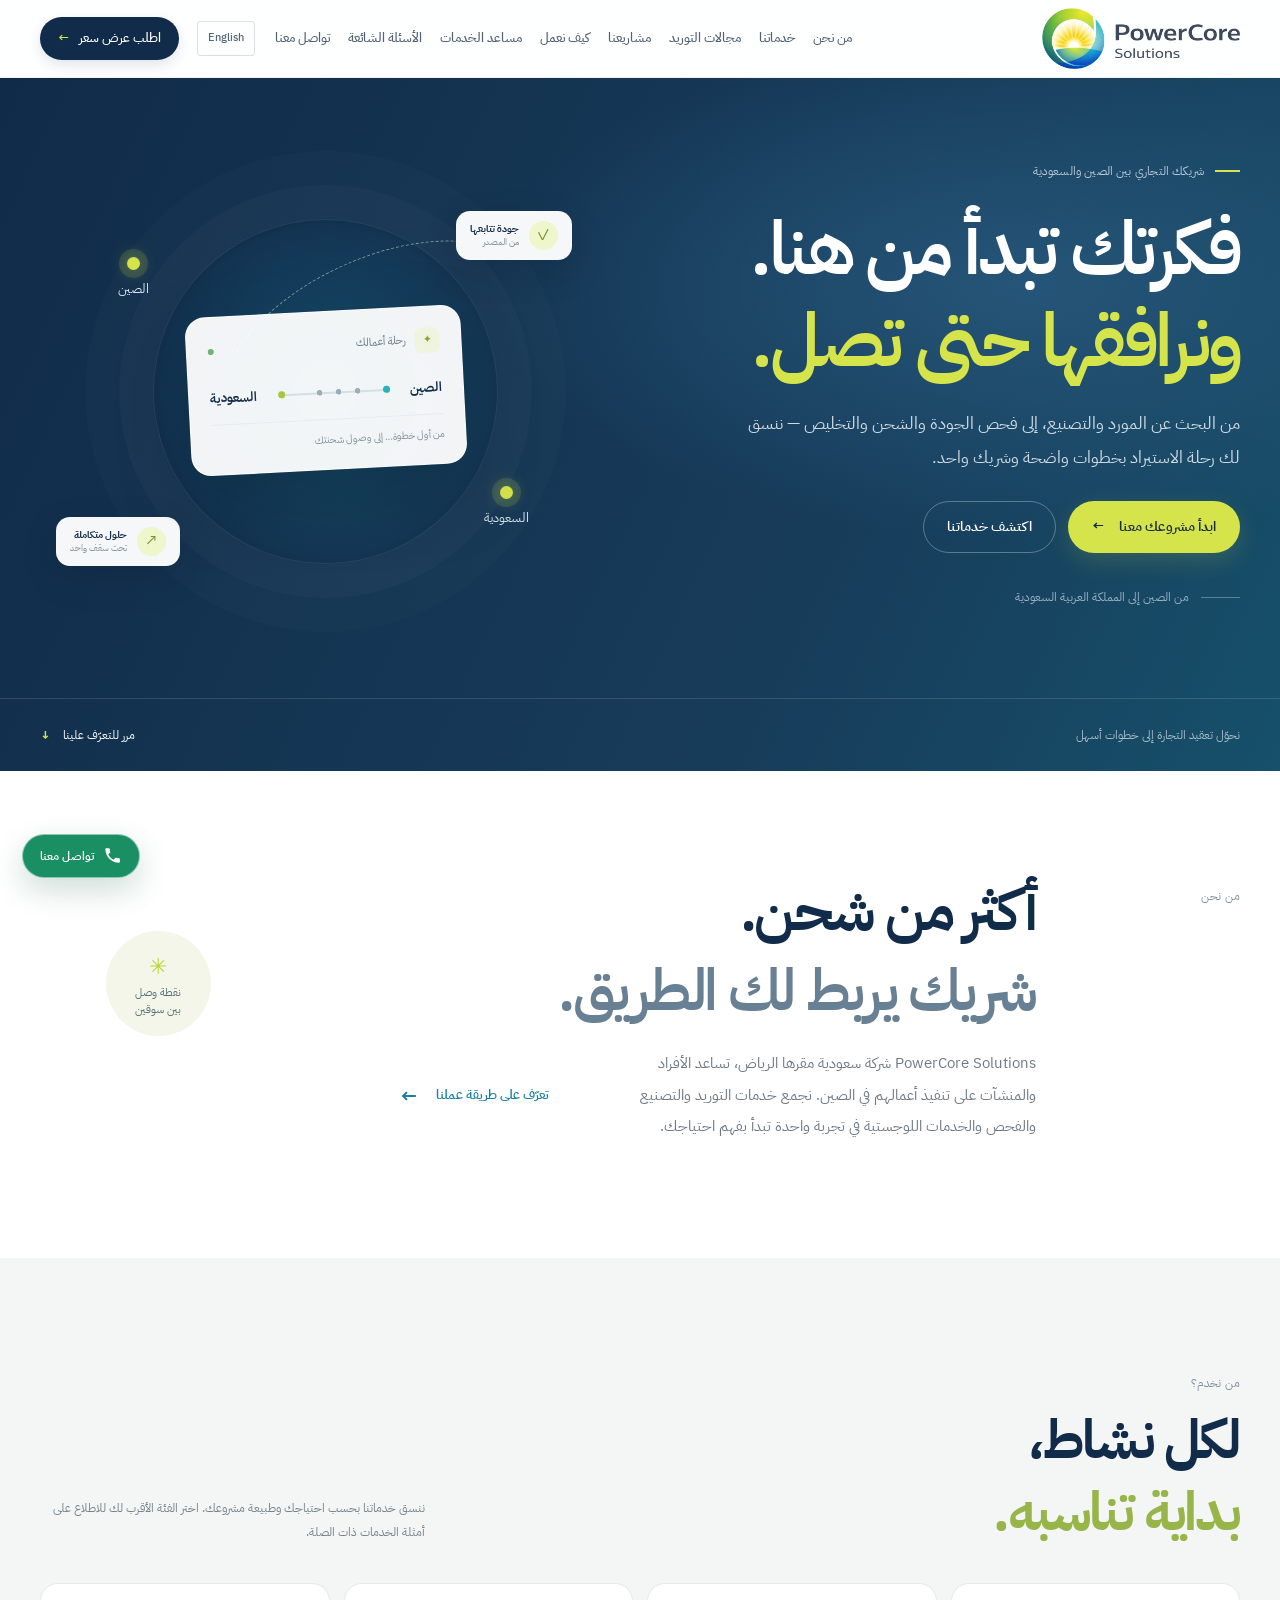
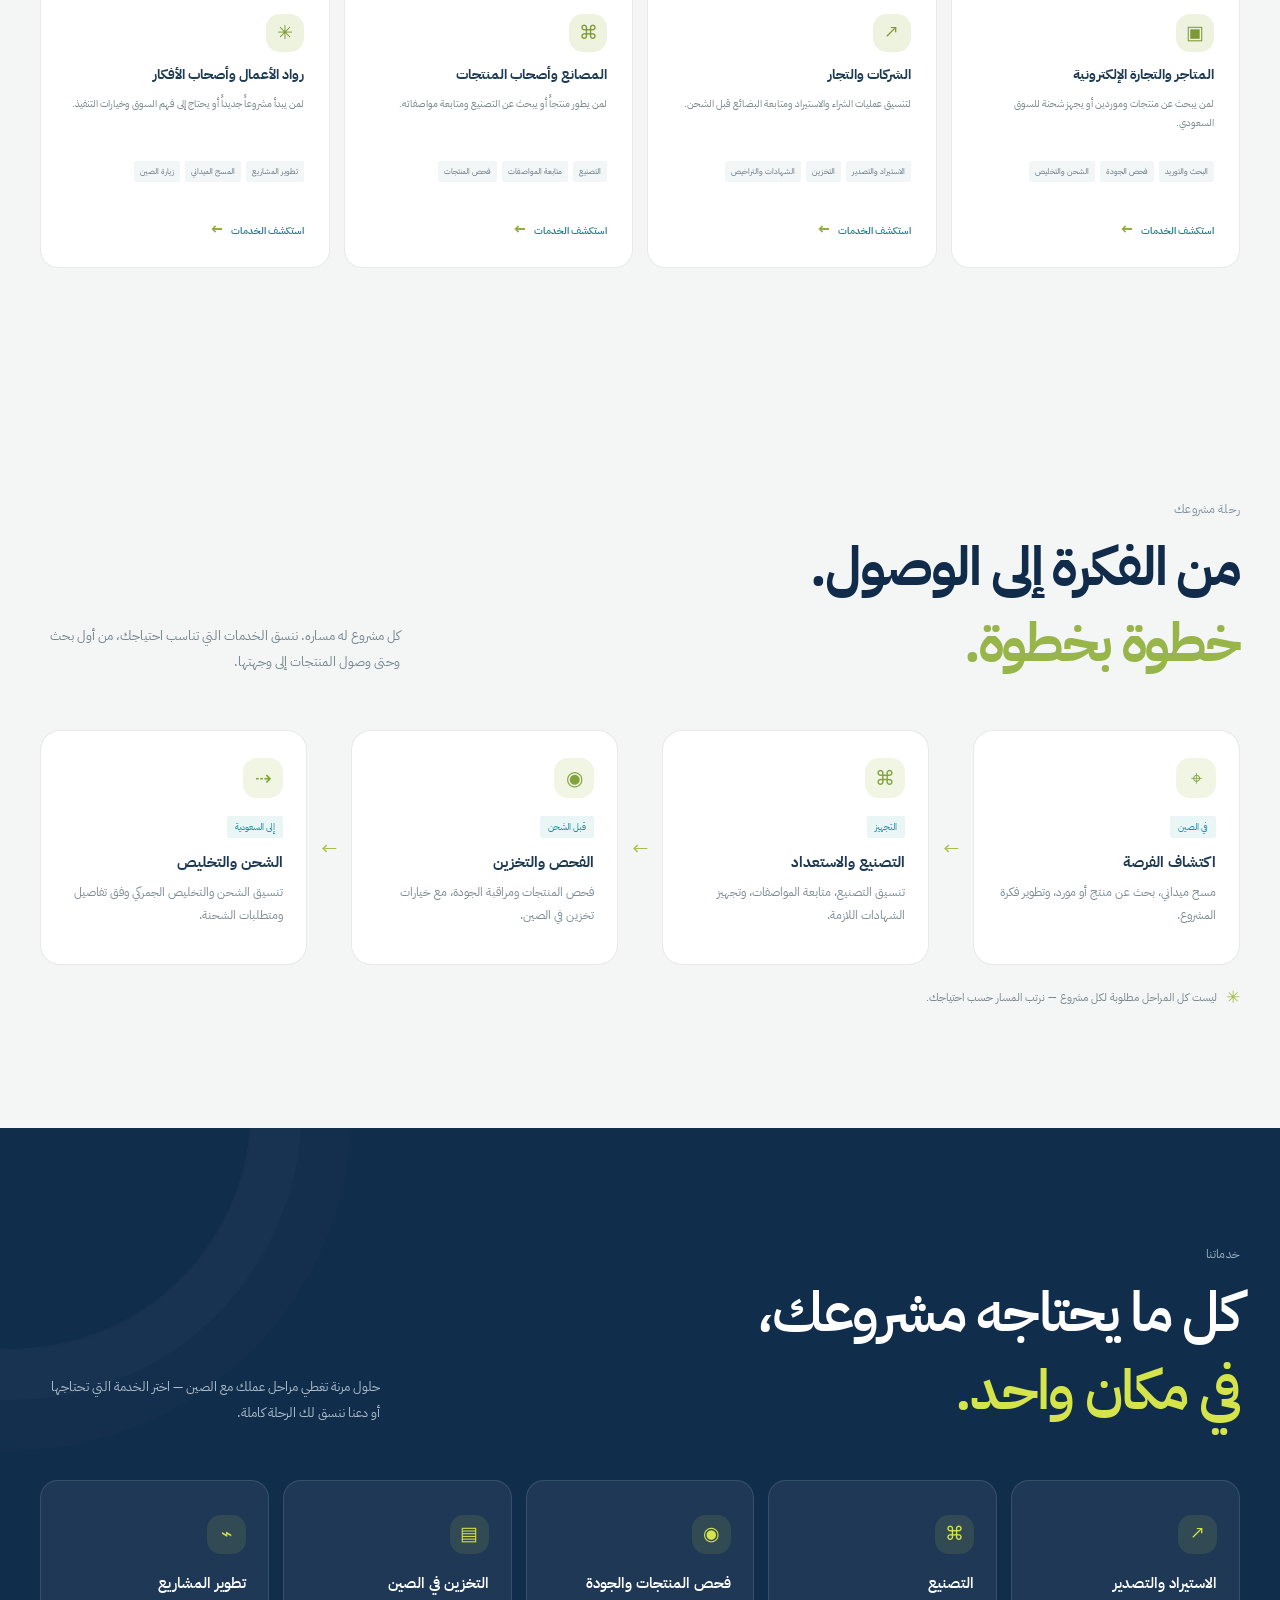
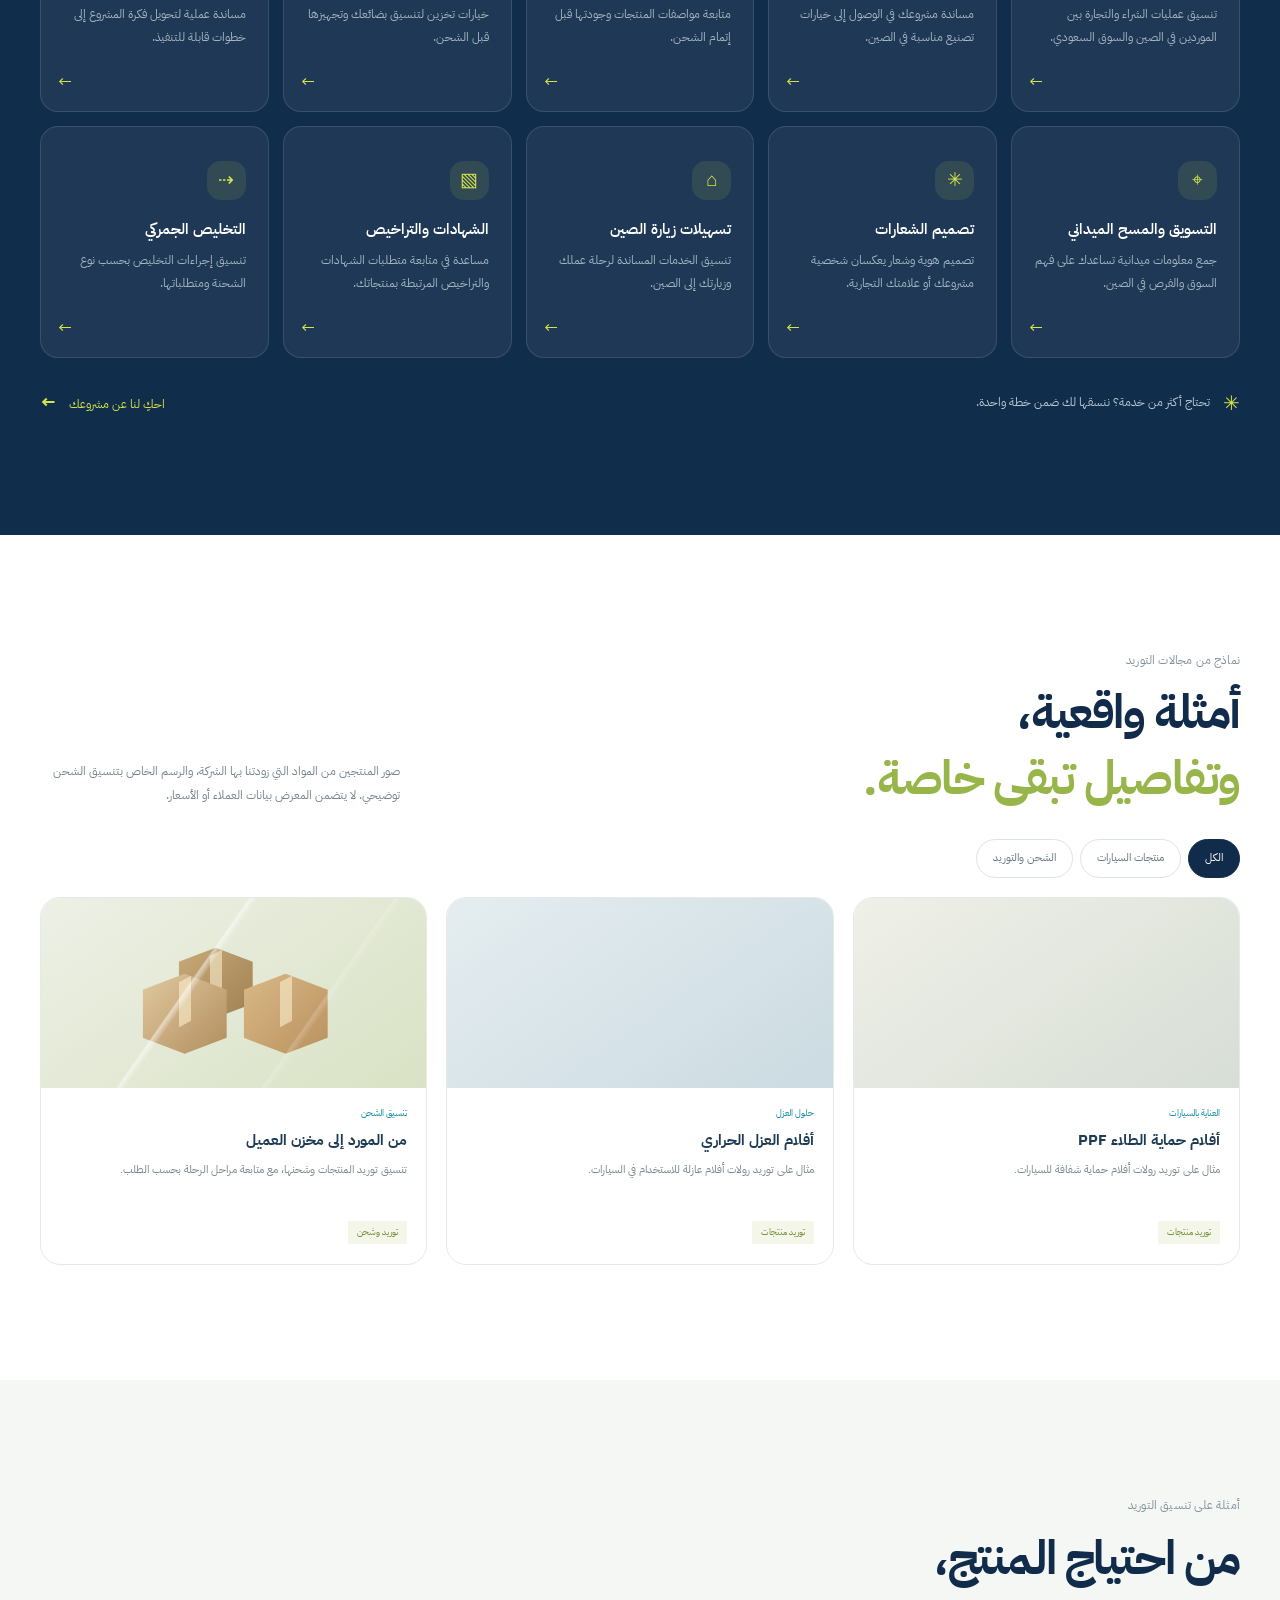
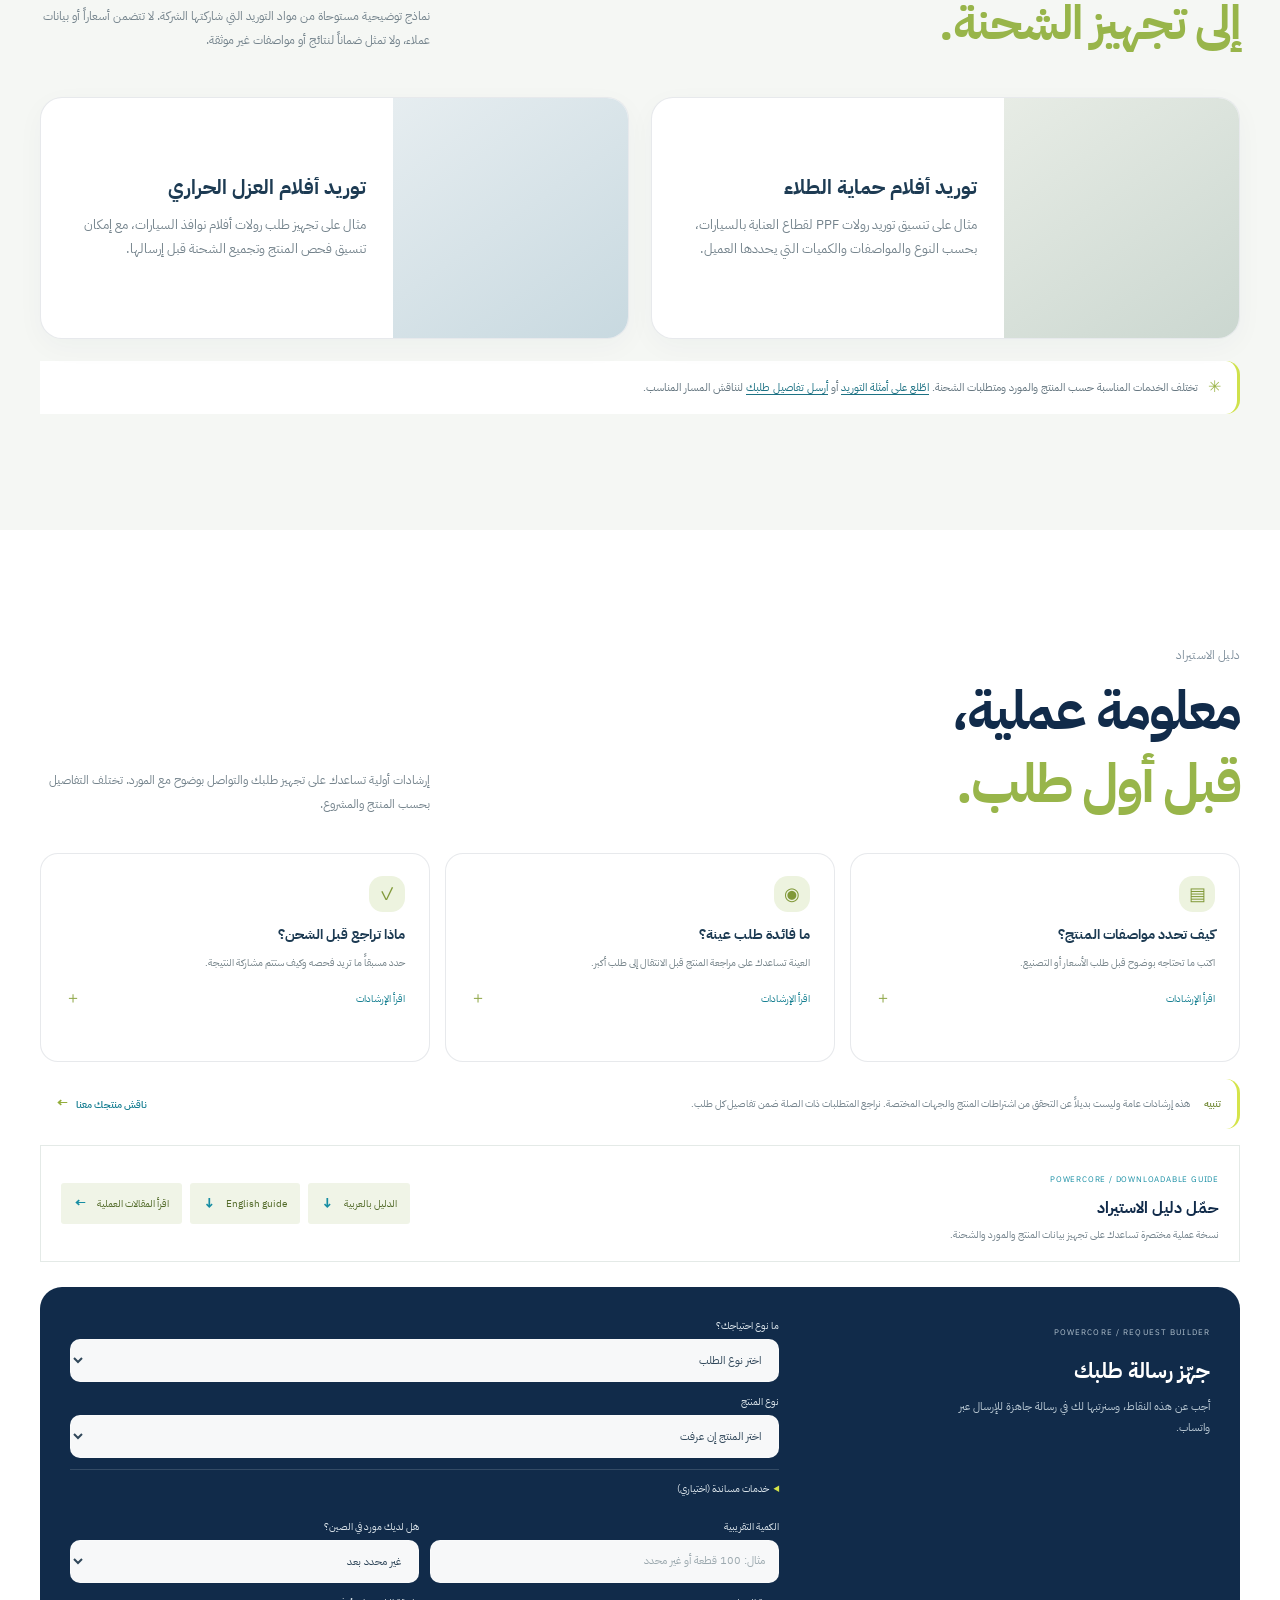
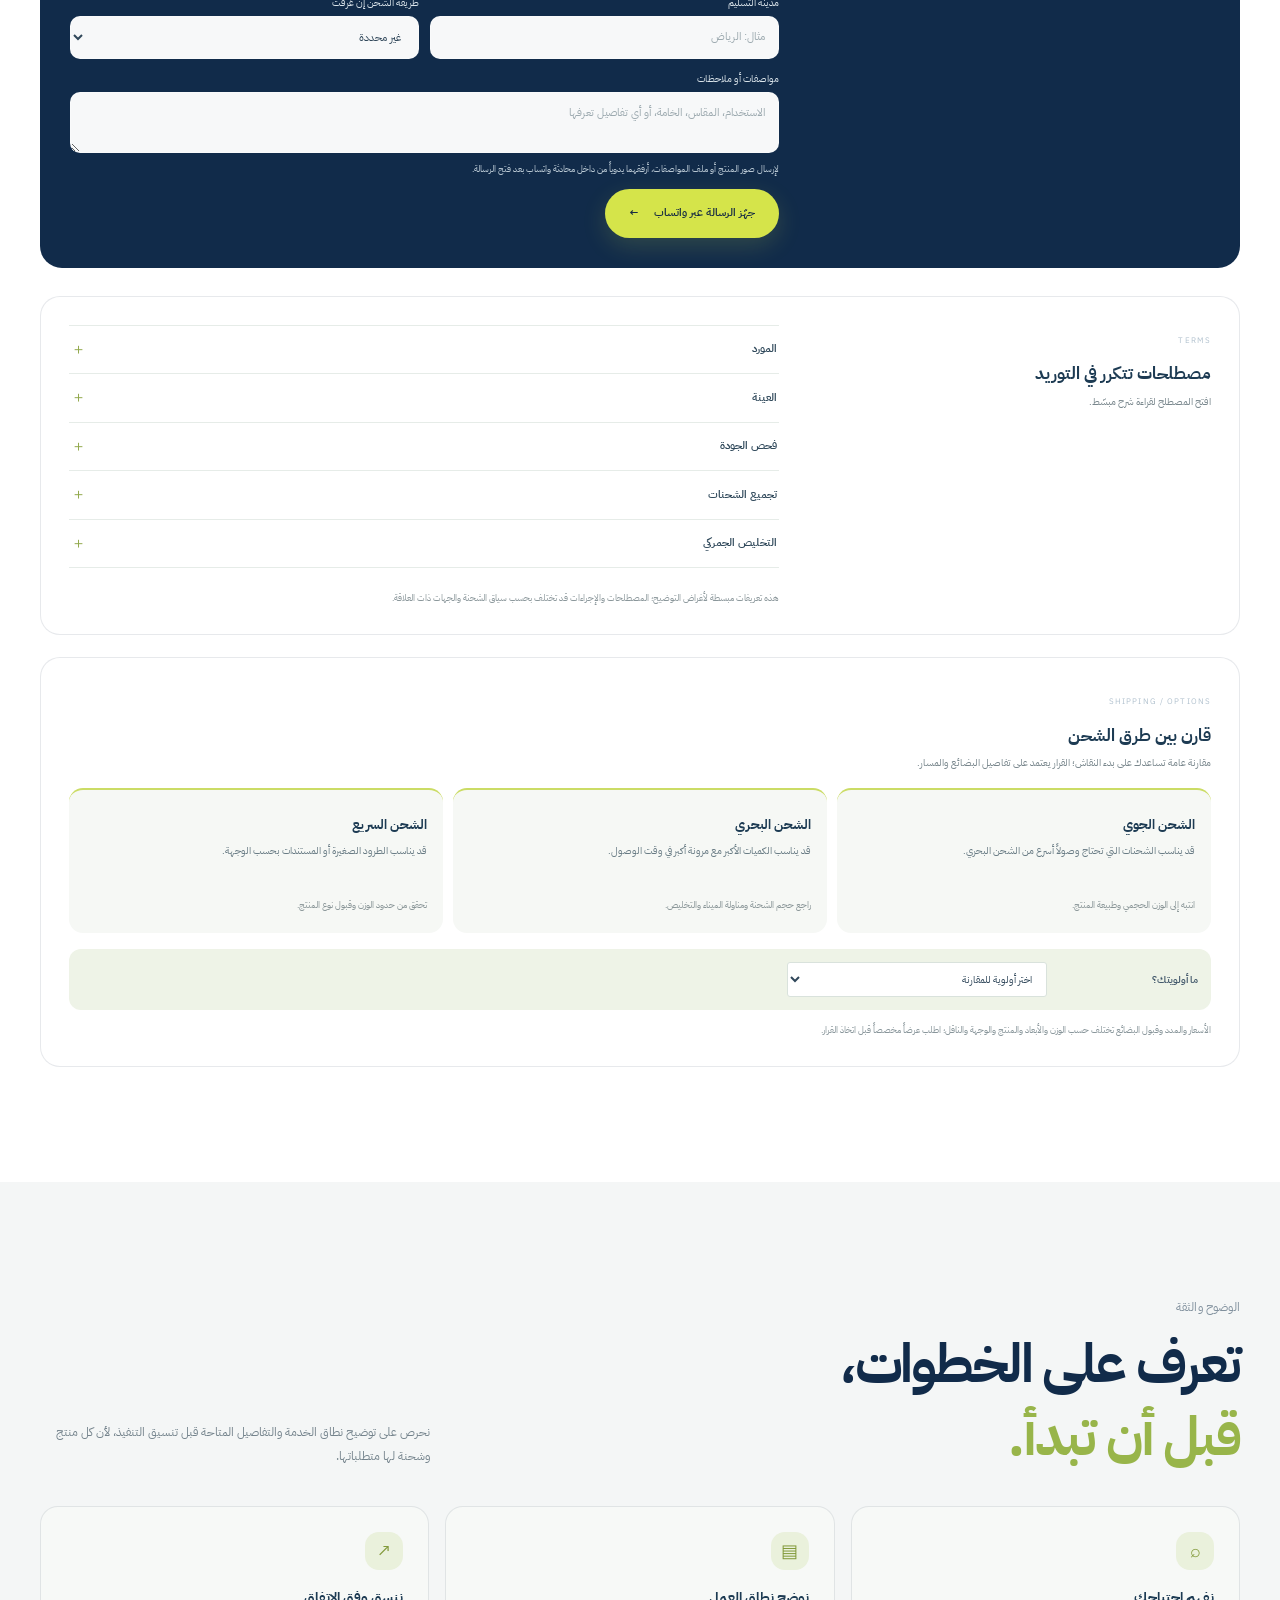
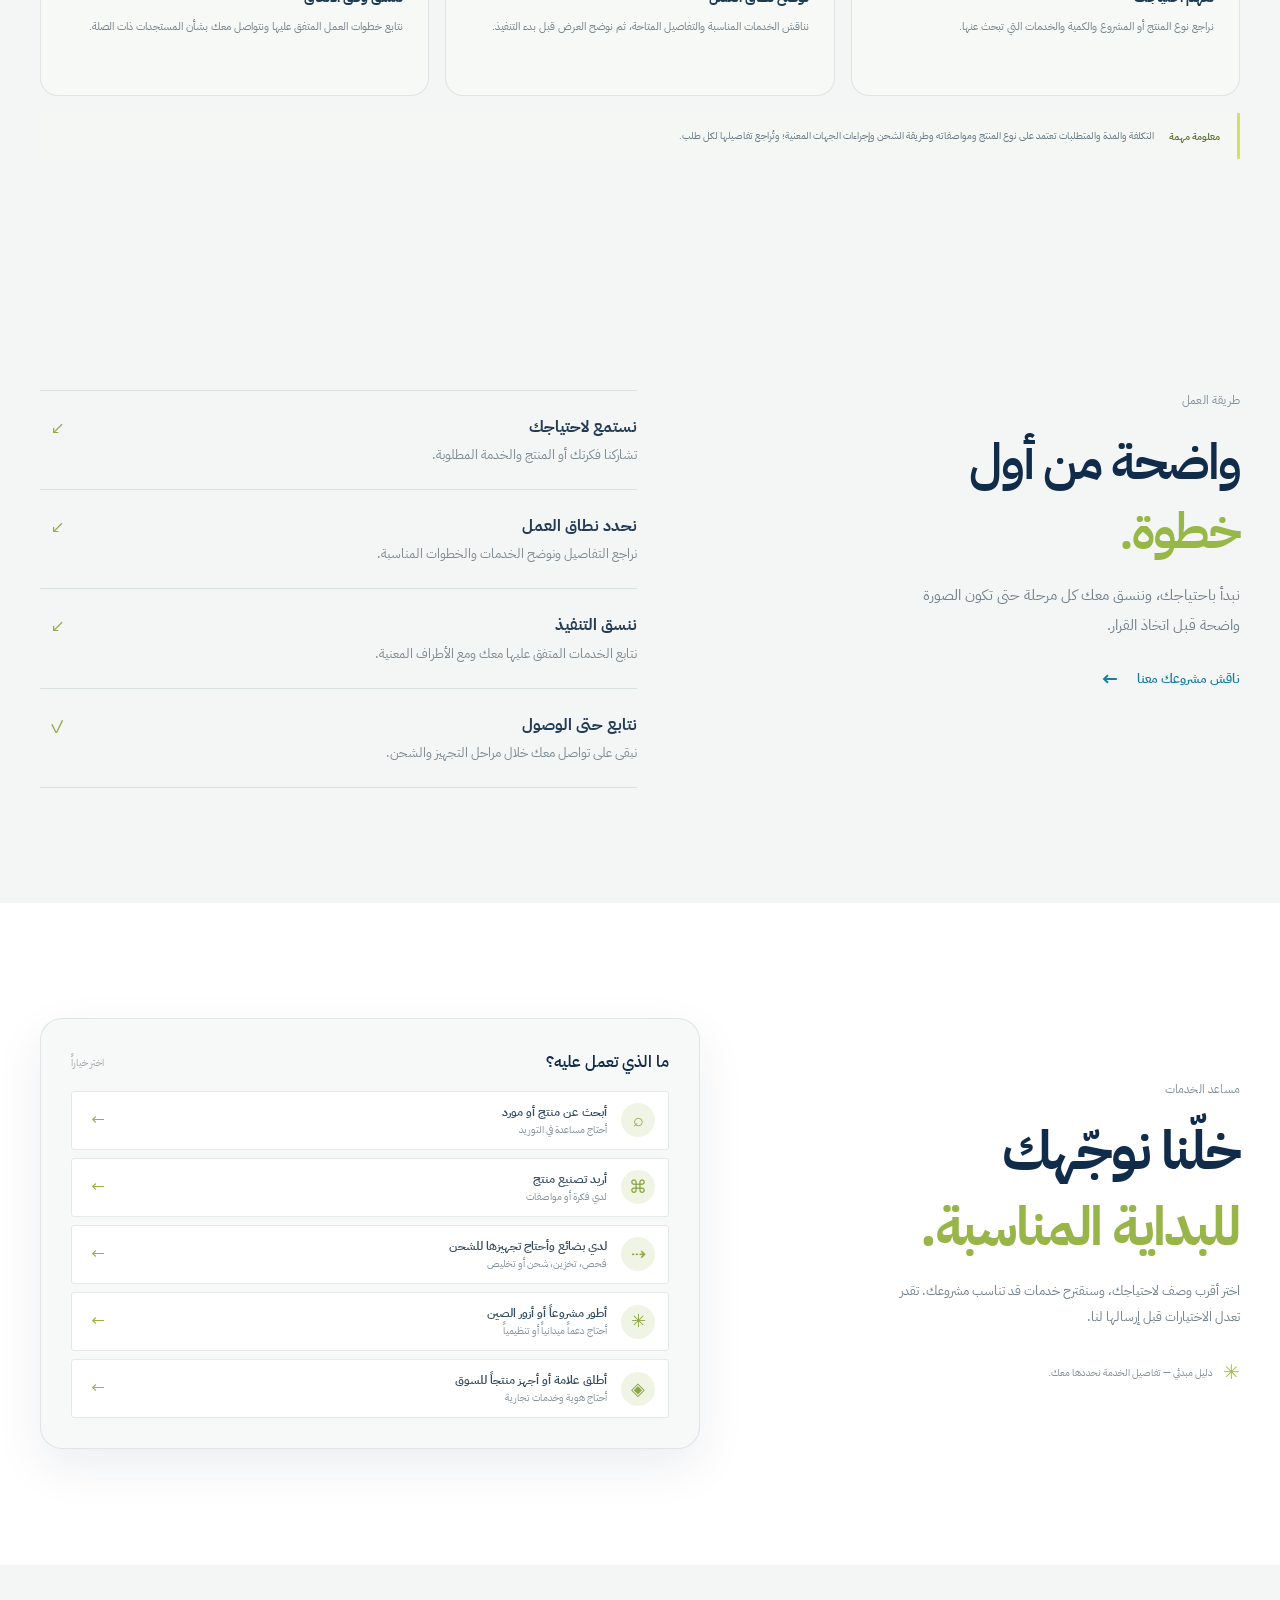
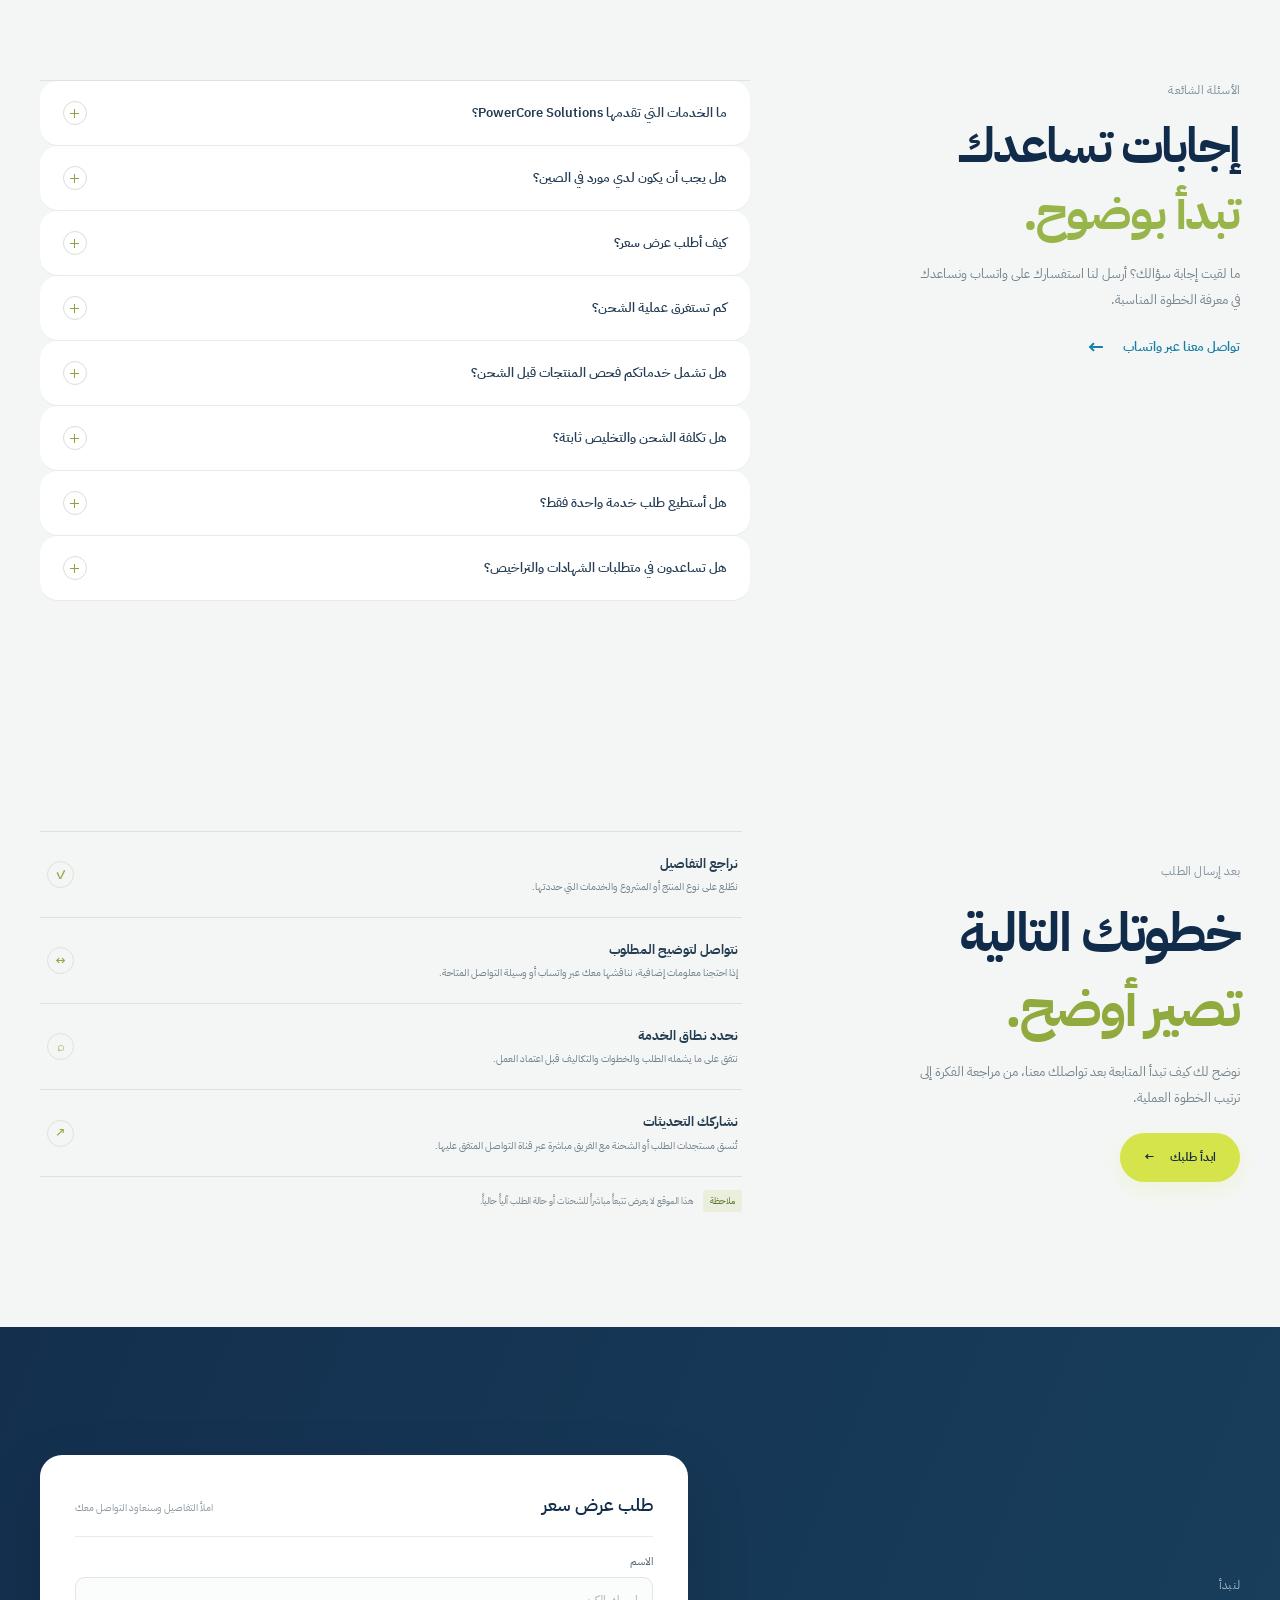
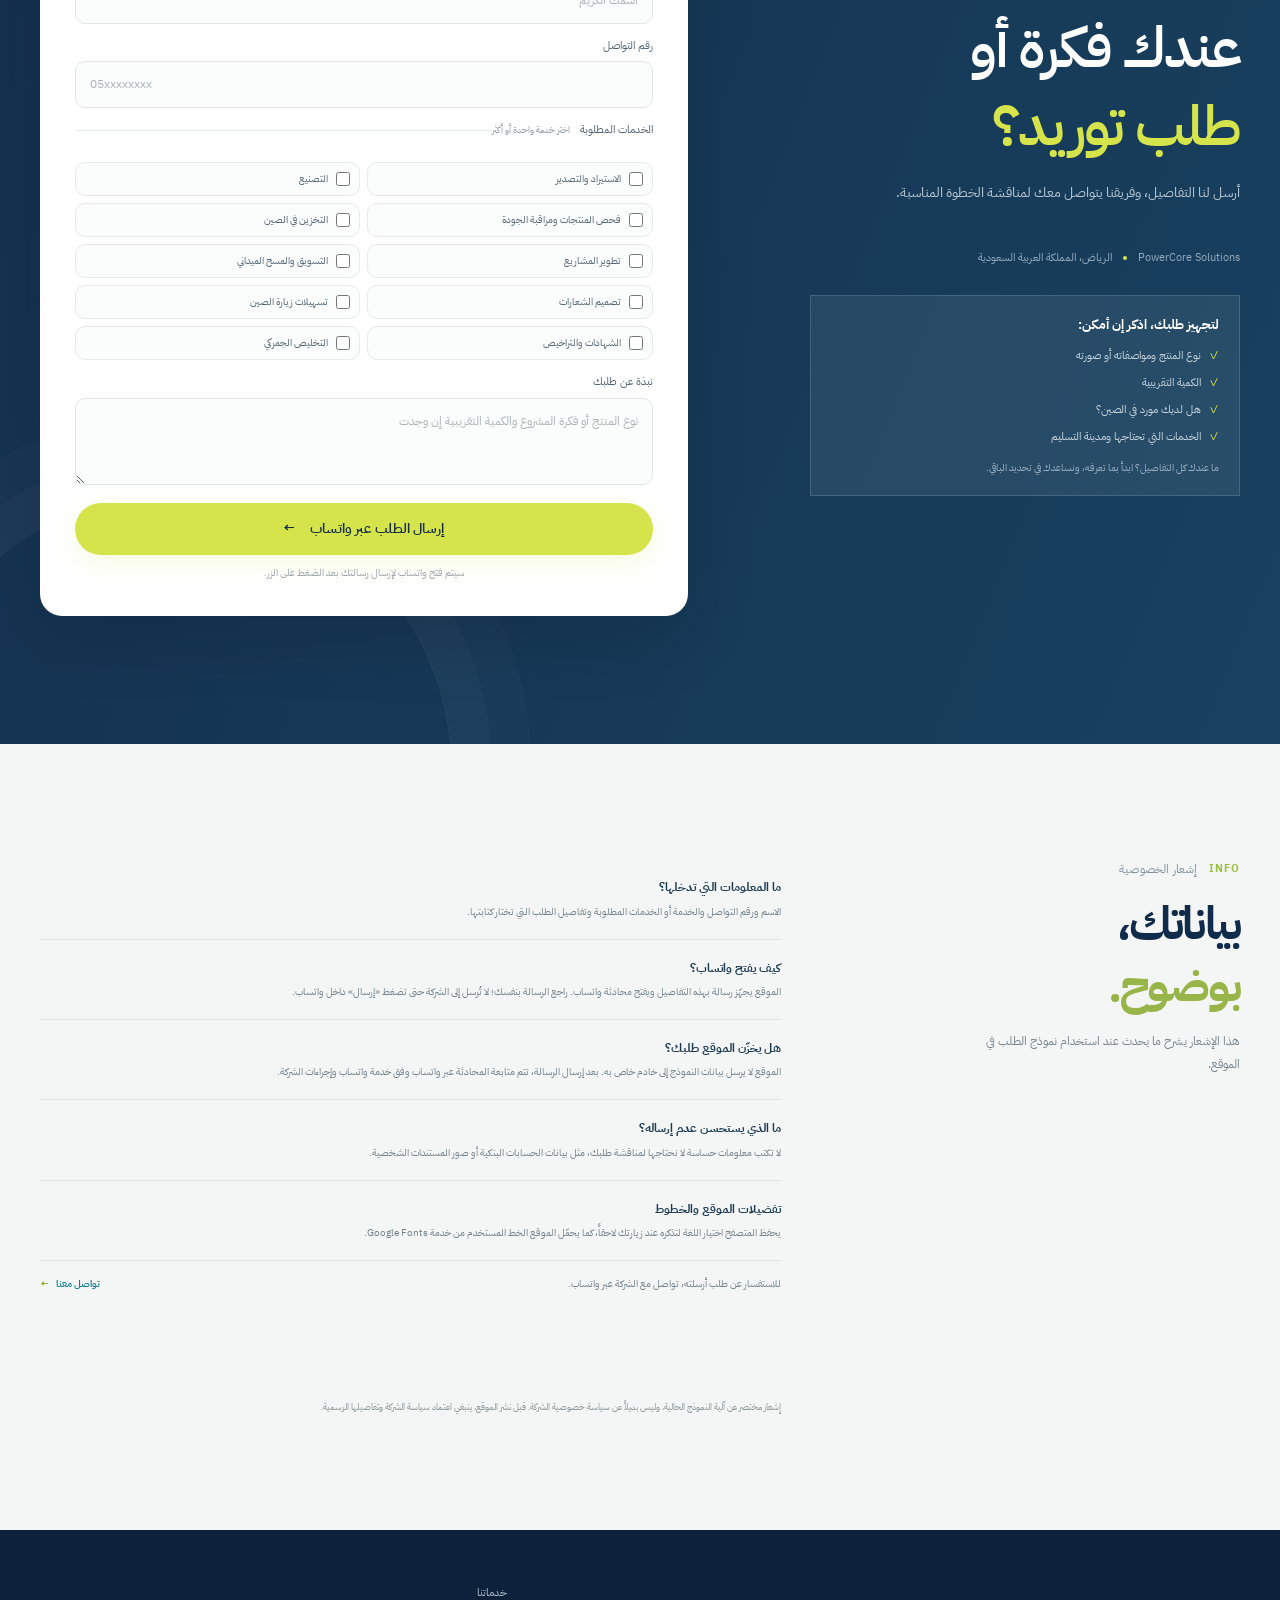
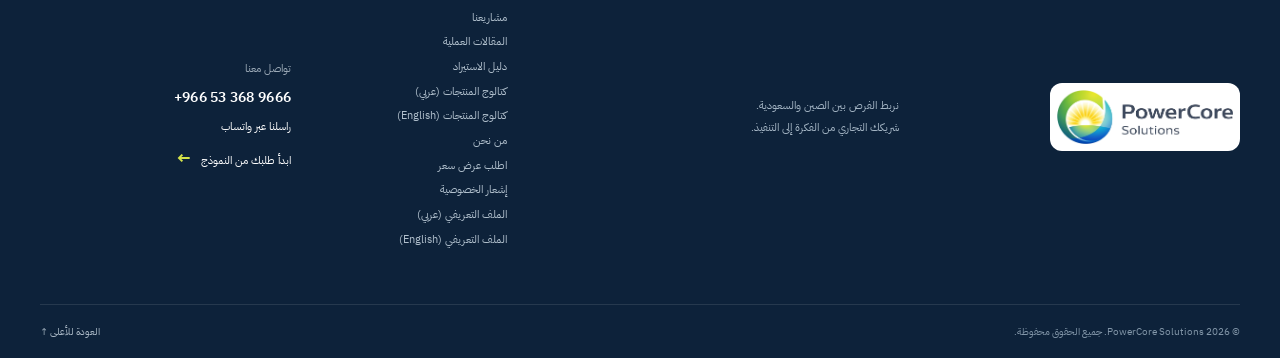
<file: index.html>
<!doctype html>
<html lang="ar" dir="rtl">
<head>
  <meta charset="utf-8">
  <meta name="viewport" content="width=device-width, initial-scale=1">
  <meta name="theme-color" content="#132c4b">
  <meta name="description" content="PowerCore Solutions شريكك في الاستيراد والتجارة بين الصين والسعودية: من اختيار المورد والتصنيع إلى الفحص والشحن والتخليص الجمركي.">
  <meta name="robots" content="index,follow">
  <meta property="og:type" content="website">
  <meta property="og:title" content="PowerCore Solutions | شريكك التجاري بين الصين والسعودية">
  <meta property="og:description" content="خدمات متكاملة للتوريد والتصنيع والفحص والشحن بين الصين والسعودية.">
  <meta property="og:image" content="assets/social-preview.png">
  <meta property="og:image:alt" content="PowerCore Solutions — شريكك التجاري بين الصين والسعودية">
  <meta property="og:locale" content="ar_SA">
  <meta property="og:locale:alternate" content="en_US">
  <meta name="twitter:card" content="summary_large_image">
  <meta name="twitter:title" content="PowerCore Solutions | شريكك التجاري بين الصين والسعودية">
  <meta name="twitter:description" content="خدمات متكاملة للتوريد والتصنيع والفحص والشحن بين الصين والسعودية.">
  <meta name="twitter:image" content="assets/social-preview.png">
  <title>PowerCore Solutions | شريكك التجاري بين الصين والسعودية</title>
  <link rel="icon" type="image/png" sizes="96x96" href="assets/favicon.png">
  <link rel="preconnect" href="https://fonts.googleapis.com">
  <link rel="preconnect" href="https://fonts.gstatic.com" crossorigin>
  <link href="https://fonts.googleapis.com/css2?family=IBM+Plex+Sans+Arabic:wght@400;500;600;700&display=swap" rel="stylesheet">
  <link rel="stylesheet" href="styles.css">
  <link rel="stylesheet" href="resources.css">
  <link rel="stylesheet" href="motion.css">
  <link rel="stylesheet" href="apple-inspired.css">
</head>
<body>
  <header class="site-header">
    <div class="container nav-wrap">
      <a class="brand" href="#home" aria-label="PowerCore Solutions - الرئيسية">
        <img src="assets/powercore-logo.png" alt="PowerCore Solutions">
      </a>
      <button class="menu-toggle" aria-label="فتح القائمة" aria-expanded="false">☰</button>
      <nav class="main-nav" aria-label="القائمة الرئيسية">
        <a href="#about">من نحن</a>
        <a href="#services">خدماتنا</a>
        <a href="#showcase">مجالات التوريد</a>
        <a href="projects.html">مشاريعنا</a>
        <a href="#process">كيف نعمل</a>
        <a href="#assistant">مساعد الخدمات</a>
        <a href="#faq">الأسئلة الشائعة</a>
        <a href="#contact">تواصل معنا</a>
        <button class="language-toggle" id="language-toggle" type="button" aria-label="Switch language to English">English</button>
        <a class="nav-cta" href="#quote">اطلب عرض سعر <span>←</span></a>
      </nav>
    </div>
  </header>

  <main>
    <section class="hero" id="home">
      <div class="hero-orb orb-one"></div><div class="hero-orb orb-two"></div>
      <div class="container hero-grid">
        <div class="hero-copy">
          <div class="eyebrow"><span></span> شريكك التجاري بين الصين والسعودية</div>
          <h1>فكرتك تبدأ من هنا.<br><em>ونرافقها حتى تصل.</em></h1>
          <p>من البحث عن المورد والتصنيع، إلى فحص الجودة والشحن والتخليص — ننسق لك رحلة الاستيراد بخطوات واضحة وشريك واحد.</p>
          <div class="hero-actions">
            <a class="button button-primary" href="#quote">ابدأ مشروعك معنا <span>←</span></a>
            <a class="button button-ghost" href="#services">اكتشف خدماتنا</a>
          </div>
          <div class="hero-note"><span class="note-line"></span><span>من الصين إلى المملكة العربية السعودية</span></div>
        </div>
        <div class="hero-art" aria-label="رحلة تجارية تربط الصين بالسعودية">
          <div class="art-glow"></div>
          <div class="route route-back"></div><div class="route route-front"></div>
          <div class="pin pin-china"><span class="pin-dot"></span><span class="pin-label">الصين</span></div>
          <div class="pin pin-saudi"><span class="pin-dot"></span><span class="pin-label">السعودية</span></div>
          <div class="cargo-card">
            <div class="cargo-top"><span class="cargo-icon">✦</span><span>رحلة أعمالك</span><span class="live-dot"></span></div>
            <div class="cargo-path"><span>الصين</span><span class="path-line"><i></i><i></i><i></i></span><span>السعودية</span></div>
            <div class="cargo-caption">من أول خطوة… إلى وصول شحنتك</div>
          </div>
          <div class="floating-badge badge-quality"><span class="badge-mark">✓</span><span><b>جودة تتابعها</b><small>من المصدر</small></span></div>
          <div class="floating-badge badge-service"><span class="badge-mark">↗</span><span><b>حلول متكاملة</b><small>تحت سقف واحد</small></span></div>
        </div>
      </div>
      <div class="hero-bottom"><div class="container hero-bottom-inner"><span>نحوّل تعقيد التجارة إلى خطوات أسهل</span><a href="#services">مرر للتعرّف علينا <b>↓</b></a></div></div>
    </section>

    <section class="intro section-pad" id="about">
      <div class="container intro-grid">
        <div class="section-kicker">من نحن</div>
        <div class="intro-main">
          <h2>أكثر من شحن.<br><span>شريك يربط لك الطريق.</span></h2>
          <div class="intro-lower"><p>PowerCore Solutions شركة سعودية مقرها الرياض، تساعد الأفراد والمنشآت على تنفيذ أعمالهم في الصين. نجمع خدمات التوريد والتصنيع والفحص والخدمات اللوجستية في تجربة واحدة تبدأ بفهم احتياجك.</p><a class="text-link" href="#process">تعرّف على طريقة عملنا <span>←</span></a></div>
        </div>
        <div class="intro-stamp"><span class="stamp-sun">✳</span><span>نقطة وصل<br>بين سوقين</span></div>
      </div>
    </section>

    <section class="audiences section-pad" id="audiences">
      <div class="container">
        <div class="audiences-heading"><div><div class="section-kicker">من نخدم؟</div><h2>لكل نشاط،<br><em>بداية تناسبه.</em></h2></div><p>ننسق خدماتنا بحسب احتياجك وطبيعة مشروعك. اختر الفئة الأقرب لك للاطلاع على أمثلة الخدمات ذات الصلة.</p></div>
        <div class="audience-grid">
          <article class="audience-card"><div class="audience-icon">▣</div><h3>المتاجر والتجارة الإلكترونية</h3><p>لمن يبحث عن منتجات وموردين أو يجهز شحنة للسوق السعودي.</p><div class="audience-tags"><span>البحث والتوريد</span><span>فحص الجودة</span><span>الشحن والتخليص</span></div><a href="services/import-export.html">استكشف الخدمات <b>←</b></a></article>
          <article class="audience-card"><div class="audience-icon">↗</div><h3>الشركات والتجار</h3><p>لتنسيق عمليات الشراء والاستيراد ومتابعة البضائع قبل الشحن.</p><div class="audience-tags"><span>الاستيراد والتصدير</span><span>التخزين</span><span>الشهادات والتراخيص</span></div><a href="services/import-export.html">استكشف الخدمات <b>←</b></a></article>
          <article class="audience-card"><div class="audience-icon">⌘</div><h3>المصانع وأصحاب المنتجات</h3><p>لمن يطور منتجاً أو يبحث عن التصنيع ومتابعة مواصفاته.</p><div class="audience-tags"><span>التصنيع</span><span>متابعة المواصفات</span><span>فحص المنتجات</span></div><a href="services/manufacturing.html">استكشف الخدمات <b>←</b></a></article>
          <article class="audience-card"><div class="audience-icon">✳</div><h3>رواد الأعمال وأصحاب الأفكار</h3><p>لمن يبدأ مشروعاً جديداً أو يحتاج إلى فهم السوق وخيارات التنفيذ.</p><div class="audience-tags"><span>تطوير المشاريع</span><span>المسح الميداني</span><span>زيارة الصين</span></div><a href="services/project-development.html">استكشف الخدمات <b>←</b></a></article>
        </div>
      </div>
    </section>

    <section class="journey section-pad" id="journey">
      <div class="container">
        <div class="journey-heading">
          <div><div class="section-kicker">رحلة مشروعك</div><h2>من الفكرة إلى الوصول.<br><em>خطوة بخطوة.</em></h2></div>
          <p>كل مشروع له مساره. ننسق الخدمات التي تناسب احتياجك، من أول بحث وحتى وصول المنتجات إلى وجهتها.</p>
        </div>
        <div class="journey-track">
          <article class="journey-step"><div class="journey-icon">⌖</div><span class="journey-tag">في الصين</span><h3>اكتشاف الفرصة</h3><p>مسح ميداني، بحث عن منتج أو مورد، وتطوير فكرة المشروع.</p></article>
          <span class="journey-connector">←</span>
          <article class="journey-step"><div class="journey-icon">⌘</div><span class="journey-tag">التجهيز</span><h3>التصنيع والاستعداد</h3><p>تنسيق التصنيع، متابعة المواصفات، وتجهيز الشهادات اللازمة.</p></article>
          <span class="journey-connector">←</span>
          <article class="journey-step"><div class="journey-icon">◉</div><span class="journey-tag">قبل الشحن</span><h3>الفحص والتخزين</h3><p>فحص المنتجات ومراقبة الجودة، مع خيارات تخزين في الصين.</p></article>
          <span class="journey-connector">←</span>
          <article class="journey-step"><div class="journey-icon">⇢</div><span class="journey-tag">إلى السعودية</span><h3>الشحن والتخليص</h3><p>تنسيق الشحن والتخليص الجمركي وفق تفاصيل ومتطلبات الشحنة.</p></article>
        </div>
        <div class="journey-note"><span>✳</span> ليست كل المراحل مطلوبة لكل مشروع — نرتب المسار حسب احتياجك.</div>
      </div>
    </section>

    <section class="services section-pad" id="services">
      <div class="container">
        <div class="section-heading">
          <div><div class="section-kicker light">خدماتنا</div><h2>كل ما يحتاجه مشروعك،<br><em>في مكان واحد.</em></h2></div>
          <p>حلول مرنة تغطي مراحل عملك مع الصين — اختر الخدمة التي تحتاجها أو دعنا ننسق لك الرحلة كاملة.</p>
        </div>
        <div class="service-grid">
          <article class="service-card featured"><div class="service-icon">↗</div><h3><a class="service-title-link" href="services/import-export.html">الاستيراد والتصدير</a></h3><p>تنسيق عمليات الشراء والتجارة بين الموردين في الصين والسوق السعودي.</p><a href="#quote" aria-label="اطلب الاستيراد والتصدير">←</a></article>
          <article class="service-card"><div class="service-icon">⌘</div><h3><a class="service-title-link" href="services/manufacturing.html">التصنيع</a></h3><p>مساندة مشروعك في الوصول إلى خيارات تصنيع مناسبة في الصين.</p><a href="#quote" aria-label="اطلب خدمة التصنيع">←</a></article>
          <article class="service-card"><div class="service-icon">◉</div><h3><a class="service-title-link" href="services/quality-inspection.html">فحص المنتجات والجودة</a></h3><p>متابعة مواصفات المنتجات وجودتها قبل إتمام الشحن.</p><a href="#quote" aria-label="اطلب فحص المنتجات">←</a></article>
          <article class="service-card"><div class="service-icon">▤</div><h3><a class="service-title-link" href="services/warehousing-china.html">التخزين في الصين</a></h3><p>خيارات تخزين لتنسيق بضائعك وتجهيزها قبل الشحن.</p><a href="#quote" aria-label="اطلب التخزين في الصين">←</a></article>
          <article class="service-card"><div class="service-icon">⌁</div><h3><a class="service-title-link" href="services/project-development.html">تطوير المشاريع</a></h3><p>مساندة عملية لتحويل فكرة المشروع إلى خطوات قابلة للتنفيذ.</p><a href="#quote" aria-label="اطلب تطوير المشاريع">←</a></article>
          <article class="service-card"><div class="service-icon">⌖</div><h3><a class="service-title-link" href="services/market-research.html">التسويق والمسح الميداني</a></h3><p>جمع معلومات ميدانية تساعدك على فهم السوق والفرص في الصين.</p><a href="#quote" aria-label="اطلب التسويق والمسح الميداني">←</a></article>
          <article class="service-card"><div class="service-icon">✳</div><h3><a class="service-title-link" href="services/logo-design.html">تصميم الشعارات</a></h3><p>تصميم هوية وشعار يعكسان شخصية مشروعك أو علامتك التجارية.</p><a href="#quote" aria-label="اطلب تصميم شعار">←</a></article>
          <article class="service-card"><div class="service-icon">⌂</div><h3><a class="service-title-link" href="services/china-visit.html">تسهيلات زيارة الصين</a></h3><p>تنسيق الخدمات المساندة لرحلة عملك وزيارتك إلى الصين.</p><a href="#quote" aria-label="اطلب تسهيلات زيارة الصين">←</a></article>
          <article class="service-card"><div class="service-icon">▧</div><h3><a class="service-title-link" href="services/certificates-licenses.html">الشهادات والتراخيص</a></h3><p>مساعدة في متابعة متطلبات الشهادات والتراخيص المرتبطة بمنتجاتك.</p><a href="#quote" aria-label="اطلب خدمة الشهادات والتراخيص">←</a></article>
          <article class="service-card"><div class="service-icon">⇢</div><h3><a class="service-title-link" href="services/customs-clearance.html">التخليص الجمركي</a></h3><p>تنسيق إجراءات التخليص بحسب نوع الشحنة ومتطلباتها.</p><a href="#quote" aria-label="اطلب خدمة التخليص الجمركي">←</a></article>
        </div>
        <div class="services-foot"><span class="foot-star">✳</span><span>تحتاج أكثر من خدمة؟ ننسقها لك ضمن خطة واحدة.</span><a href="#quote">احكِ لنا عن مشروعك <b>←</b></a></div>
      </div>
    </section>

    <section class="showcase section-pad" id="showcase">
      <div class="container">
        <div class="showcase-heading">
          <div><div class="section-kicker">نماذج من مجالات التوريد</div><h2>أمثلة واقعية،<br><em>وتفاصيل تبقى خاصة.</em></h2></div>
          <p>صور المنتجين من المواد التي زودتنا بها الشركة، والرسم الخاص بتنسيق الشحن توضيحي. لا يتضمن المعرض بيانات العملاء أو الأسعار.</p>
        </div>
        <div class="showcase-filters" role="group" aria-label="تصفية أمثلة التوريد"><button type="button" class="showcase-filter active" data-filter="all" aria-pressed="true" data-ar="الكل" data-en="All">الكل</button><button type="button" class="showcase-filter" data-filter="auto" aria-pressed="false" data-ar="منتجات السيارات" data-en="Automotive products">منتجات السيارات</button><button type="button" class="showcase-filter" data-filter="shipping" aria-pressed="false" data-ar="الشحن والتوريد" data-en="Shipping and sourcing">الشحن والتوريد</button></div>
        <div class="showcase-grid">
          <article class="showcase-card" data-category="auto">
            <div class="showcase-art art-ppf"></div>
            <div class="showcase-copy"><div class="showcase-category">العناية بالسيارات</div><h3>أفلام حماية الطلاء PPF</h3><p>مثال على توريد رولات أفلام حماية شفافة للسيارات.</p><span class="showcase-tag">توريد منتجات</span></div>
          </article>
          <article class="showcase-card" data-category="auto">
            <div class="showcase-art art-thermal"></div>
            <div class="showcase-copy"><div class="showcase-category">حلول العزل</div><h3>أفلام العزل الحراري</h3><p>مثال على توريد رولات أفلام عازلة للاستخدام في السيارات.</p><span class="showcase-tag">توريد منتجات</span></div>
          </article>
          <article class="showcase-card" data-category="shipping">
            <div class="showcase-art art-logistics" aria-hidden="true"><div class="box box-back"></div><div class="box box-left"></div><div class="box box-front"></div><div class="art-sheen"></div></div>
            <div class="showcase-copy"><div class="showcase-category">تنسيق الشحن</div><h3>من المورد إلى مخزن العميل</h3><p>تنسيق توريد المنتجات وشحنها، مع متابعة مراحل الرحلة بحسب الطلب.</p><span class="showcase-tag">توريد وشحن</span></div>
          </article>
        </div>
      </div>
    </section>

    <section class="case-studies section-pad" id="case-studies">
      <div class="container">
        <div class="case-heading">
          <div><div class="section-kicker">أمثلة على تنسيق التوريد</div><h2>من احتياج المنتج،<br><em>إلى تجهيز الشحنة.</em></h2></div>
          <p>نماذج توضيحية مستوحاة من مواد التوريد التي شاركتها الشركة. لا تتضمن أسعاراً أو بيانات عملاء، ولا تمثل ضماناً لنتائج أو مواصفات غير موثقة.</p>
        </div>
        <div class="case-grid">
          <article class="case-card">
            <div class="case-image case-image-ppf" aria-label="رسم توضيحي لفئة أفلام حماية الطلاء"></div>
            <div class="case-body"><h3>توريد أفلام حماية الطلاء</h3><p>مثال على تنسيق توريد رولات PPF لقطاع العناية بالسيارات، بحسب النوع والمواصفات والكميات التي يحددها العميل.</p></div>
          </article>
          <article class="case-card">
            <div class="case-image case-image-tint" aria-label="رسم توضيحي لفئة أفلام العزل الحراري"></div>
            <div class="case-body"><h3>توريد أفلام العزل الحراري</h3><p>مثال على تجهيز طلب رولات أفلام نوافذ السيارات، مع إمكان تنسيق فحص المنتج وتجميع الشحنة قبل إرسالها.</p></div>
          </article>
        </div>
        <div class="case-note"><span>✳</span><p>تختلف الخدمات المناسبة حسب المنتج والمورد ومتطلبات الشحنة. <a href="projects.html">اطّلع على أمثلة التوريد</a> أو <a href="#quote">أرسل تفاصيل طلبك</a> لنناقش المسار المناسب.</p></div>
      </div>
    </section>

    <section class="knowledge section-pad" id="knowledge">
      <div class="container">
        <div class="knowledge-heading"><div><div class="section-kicker">دليل الاستيراد</div><h2>معلومة عملية،<br><em>قبل أول طلب.</em></h2></div><p>إرشادات أولية تساعدك على تجهيز طلبك والتواصل بوضوح مع المورد. تختلف التفاصيل بحسب المنتج والمشروع.</p></div>
        <div class="knowledge-grid">
          <details class="knowledge-card"><summary><span class="knowledge-icon">▤</span><h3>كيف تحدد مواصفات المنتج؟</h3><p>اكتب ما تحتاجه بوضوح قبل طلب الأسعار أو التصنيع.</p><span class="knowledge-more">اقرأ الإرشادات <b>＋</b></span></summary><div class="knowledge-content"><ul><li>حدد الاستخدام والخامة والأبعاد أو المقاس.</li><li>أرفق صوراً أو رسماً، وميّز بين المطلوب والاختياري.</li><li>وضح نوع التغليف والكمية التقريبية إن أمكن.</li></ul></div></details>
          <details class="knowledge-card"><summary><span class="knowledge-icon">◉</span><h3>ما فائدة طلب عينة؟</h3><p>العينة تساعدك على مراجعة المنتج قبل الانتقال إلى طلب أكبر.</p><span class="knowledge-more">اقرأ الإرشادات <b>＋</b></span></summary><div class="knowledge-content"><ul><li>قارن العينة بالمواصفات التي أرسلتها للمورد.</li><li>دوّن ملاحظاتك واطلب التعديلات بوضوح.</li><li>اتفق مع المورد على اعتماد العينة قبل الإنتاج، إذا كان ذلك مناسباً.</li></ul></div></details>
          <details class="knowledge-card"><summary><span class="knowledge-icon">✓</span><h3>ماذا تراجع قبل الشحن؟</h3><p>حدد مسبقاً ما تريد فحصه وكيف ستتم مشاركة النتيجة.</p><span class="knowledge-more">اقرأ الإرشادات <b>＋</b></span></summary><div class="knowledge-content"><ul><li>حدد الكمية والموديل والمواصفات التي ينبغي مطابقتها.</li><li>ناقش صور الفحص أو تقريره ونطاقه قبل ترتيب الخدمة.</li><li>راجع التعبئة والعلامات الخارجية قبل اعتماد تجهيز الشحنة.</li></ul></div></details>
        </div>
        <div class="knowledge-note"><span>تنبيه</span><p>هذه إرشادات عامة وليست بديلاً عن التحقق من اشتراطات المنتج والجهات المختصة. نراجع المتطلبات ذات الصلة ضمن تفاصيل كل طلب.</p><a href="#quote">ناقش منتجك معنا <b>←</b></a></div>
        <div class="knowledge-downloads"><div><span>POWERCORE / DOWNLOADABLE GUIDE</span><h3>حمّل دليل الاستيراد</h3><p>نسخة عملية مختصرة تساعدك على تجهيز بيانات المنتج والمورد والشحنة.</p></div><div class="knowledge-download-actions"><a href="output/pdf/powercore-import-guide.pdf" download>الدليل بالعربية <b>↓</b></a><a href="output/pdf/powercore-import-guide-en.pdf" download>English guide <b>↓</b></a><a href="insights.html">اقرأ المقالات العملية <b>←</b></a></div></div>
        <div class="request-builder">
          <div class="builder-copy"><span class="builder-kicker">POWERCORE / REQUEST BUILDER</span><h3>جهّز رسالة طلبك</h3><p>أجب عن هذه النقاط، وسنرتبها لك في رسالة جاهزة للإرسال عبر واتساب.</p></div>
          <form id="request-builder-form" class="builder-form" method="post" action="/">
            <label>ما نوع احتياجك؟<select name="kind" required><option value="" selected disabled>اختر نوع الطلب</option><option value="ready">توريد منتج جاهز</option><option value="manufacture">تصنيع منتج</option><option value="shipment">تجهيز أو شحن بضائع</option><option value="project">تطوير مشروع أو زيارة الصين</option></select></label>
            <label>نوع المنتج<select name="product"><option value="">اختر المنتج إن عرفت</option><option value="ppf">أفلام حماية الطلاء PPF</option><option value="tint">أفلام تظليل نوافذ السيارات</option><option value="other">منتج آخر</option></select></label>
            <details class="builder-services"><summary>خدمات مساندة (اختياري)</summary><div class="builder-service-grid"><label><input type="checkbox" name="builder_services" value="الاستيراد والتصدير"><span>الاستيراد والتصدير</span></label><label><input type="checkbox" name="builder_services" value="التصنيع"><span>التصنيع</span></label><label><input type="checkbox" name="builder_services" value="فحص المنتجات ومراقبة الجودة"><span>فحص المنتجات ومراقبة الجودة</span></label><label><input type="checkbox" name="builder_services" value="التخزين في الصين"><span>التخزين في الصين</span></label><label><input type="checkbox" name="builder_services" value="تطوير المشاريع"><span>تطوير المشاريع</span></label><label><input type="checkbox" name="builder_services" value="التسويق والمسح الميداني"><span>التسويق والمسح الميداني</span></label><label><input type="checkbox" name="builder_services" value="تصميم الشعارات"><span>تصميم الشعارات</span></label><label><input type="checkbox" name="builder_services" value="تسهيلات زيارة الصين"><span>تسهيلات زيارة الصين</span></label><label><input type="checkbox" name="builder_services" value="الشهادات والتراخيص"><span>الشهادات والتراخيص</span></label><label><input type="checkbox" name="builder_services" value="التخليص الجمركي"><span>التخليص الجمركي</span></label></div></details>
            <div class="builder-row"><label>الكمية التقريبية<input name="quantity" placeholder="مثال: 100 قطعة أو غير محدد"></label><label>هل لديك مورد في الصين؟<select name="supplier"><option value="unknown">غير محدد بعد</option><option value="yes">نعم</option><option value="no">لا</option></select></label></div>
            <div class="builder-row"><label>مدينة التسليم<input name="city" placeholder="مثال: الرياض"></label><label>طريقة الشحن إن عُرفت<select name="shipping"><option value="">غير محددة</option><option value="sea">بحري</option><option value="air">جوي</option><option value="express">سريع</option></select></label></div>
            <label>مواصفات أو ملاحظات<textarea name="notes" rows="2" placeholder="الاستخدام، المقاس، الخامة، أو أي تفاصيل تعرفها"></textarea></label>
            <p class="builder-attachment-note">لإرسال صور المنتج أو ملف المواصفات، أرفقهما يدوياً من داخل محادثة واتساب بعد فتح الرسالة.</p>
            <button class="button button-primary builder-submit" type="submit">جهّز الرسالة عبر واتساب <span>←</span></button>
          </form>
        </div>
        <div class="glossary">
          <div class="glossary-heading"><span class="builder-kicker">TERMS</span><h3>مصطلحات تتكرر في التوريد</h3><p>افتح المصطلح لقراءة شرح مبسّط.</p></div>
          <div class="glossary-list">
            <details><summary>المورد <b>＋</b></summary><p>الجهة التي تبيع المنتج أو تصنّعه. قد يكون مصنعاً أو شركة تجارة، ويُتحقق من ملاءمته حسب الطلب.</p></details>
            <details><summary>العينة <b>＋</b></summary><p>كمية أو قطعة تُراجع قبل طلب كمية أكبر، لمقارنة المنتج بالمواصفات المتفق عليها.</p></details>
            <details><summary>فحص الجودة <b>＋</b></summary><p>مراجعة محددة للمنتج أو الكمية وفق نقاط فحص يتفق عليها مسبقاً؛ نطاق الفحص يختلف من طلب لآخر.</p></details>
            <details><summary>تجميع الشحنات <b>＋</b></summary><p>تنسيق بضائع من أكثر من مورد لتجهيزها معاً، إذا سمحت طبيعة البضائع وخيارات التخزين والشحن.</p></details>
            <details><summary>التخليص الجمركي <b>＋</b></summary><p>إجراءات مرتبطة بدخول البضائع عبر المنفذ. تتأثر بنوع المنتج ومستنداته ومتطلبات الجهات المختصة.</p></details>
          </div>
          <p class="glossary-disclaimer">هذه تعريفات مبسطة لأغراض التوضيح؛ المصطلحات والإجراءات قد تختلف بحسب سياق الشحنة والجهات ذات العلاقة.</p>
        </div>
        <div class="shipping-compare">
          <div class="shipping-heading"><span class="builder-kicker">SHIPPING / OPTIONS</span><h3>قارن بين طرق الشحن</h3><p>مقارنة عامة تساعدك على بدء النقاش؛ القرار يعتمد على تفاصيل البضائع والمسار.</p></div>
          <div class="shipping-options">
            <article><h4>الشحن الجوي</h4><p>قد يناسب الشحنات التي تحتاج وصولاً أسرع من الشحن البحري.</p><small>انتبه إلى الوزن الحجمي وطبيعة المنتج.</small></article>
            <article><h4>الشحن البحري</h4><p>قد يناسب الكميات الأكبر مع مرونة أكبر في وقت الوصول.</p><small>راجع حجم الشحنة ومناولة الميناء والتخليص.</small></article>
            <article><h4>الشحن السريع</h4><p>قد يناسب الطرود الصغيرة أو المستندات بحسب الوجهة.</p><small>تحقق من حدود الوزن وقبول نوع المنتج.</small></article>
          </div>
          <div class="shipping-picker"><label for="shipping-priority">ما أولويتك؟</label><select id="shipping-priority"><option value="" selected>اختر أولوية للمقارنة</option><option value="speed">السرعة</option><option value="volume">كمية أو حجم أكبر</option><option value="parcel">طرد صغير أو مستندات</option></select><p id="shipping-advice" aria-live="polite" hidden></p></div>
          <p class="shipping-disclaimer">الأسعار والمدد وقبول البضائع تختلف حسب الوزن والأبعاد والمنتج والوجهة والناقل؛ اطلب عرضاً مخصصاً قبل اتخاذ القرار.</p>
        </div>
      </div>
    </section>

    <section class="trust section-pad" id="trust">
      <div class="container">
        <div class="trust-heading"><div><div class="section-kicker">الوضوح والثقة</div><h2>تعرف على الخطوات،<br><em>قبل أن تبدأ.</em></h2></div><p>نحرص على توضيح نطاق الخدمة والتفاصيل المتاحة قبل تنسيق التنفيذ، لأن كل منتج وشحنة لها متطلباتها.</p></div>
        <div class="trust-grid">
          <article class="trust-card"><div class="trust-icon">⌕</div><h3>نفهم احتياجك</h3><p>نراجع نوع المنتج أو المشروع والكمية والخدمات التي تبحث عنها.</p></article>
          <article class="trust-card"><div class="trust-icon">▤</div><h3>نوضح نطاق العمل</h3><p>نناقش الخدمات المناسبة والتفاصيل المتاحة، ثم نوضح العرض قبل بدء التنفيذ.</p></article>
          <article class="trust-card"><div class="trust-icon">↗</div><h3>ننسق وفق الاتفاق</h3><p>نتابع خطوات العمل المتفق عليها ونتواصل معك بشأن المستجدات ذات الصلة.</p></article>
        </div>
        <div class="trust-note"><span>معلومة مهمة</span><p>التكلفة والمدة والمتطلبات تعتمد على نوع المنتج ومواصفاته وطريقة الشحن وإجراءات الجهات المعنية؛ وتُراجع تفاصيلها لكل طلب.</p></div>
      </div>
    </section>

    <section class="process section-pad" id="process">
      <div class="container process-grid">
        <div class="process-copy"><div class="section-kicker">طريقة العمل</div><h2>واضحة من أول<br><em>خطوة.</em></h2><p>نبدأ باحتياجك، وننسق معك كل مرحلة حتى تكون الصورة واضحة قبل اتخاذ القرار.</p><a class="text-link" href="#quote">ناقش مشروعك معنا <span>←</span></a></div>
        <div class="steps">
          <article class="step"><div><h3>نستمع لاحتياجك</h3><p>تشاركنا فكرتك أو المنتج والخدمة المطلوبة.</p></div><span class="step-arrow">↙</span></article>
          <article class="step"><div><h3>نحدد نطاق العمل</h3><p>نراجع التفاصيل ونوضح الخدمات والخطوات المناسبة.</p></div><span class="step-arrow">↙</span></article>
          <article class="step"><div><h3>ننسق التنفيذ</h3><p>نتابع الخدمات المتفق عليها معك ومع الأطراف المعنية.</p></div><span class="step-arrow">↙</span></article>
          <article class="step"><div><h3>نتابع حتى الوصول</h3><p>نبقى على تواصل معك خلال مراحل التجهيز والشحن.</p></div><span class="step-arrow">✓</span></article>
        </div>
      </div>
    </section>

    <section class="assistant-section section-pad" id="assistant">
        <div class="container assistant-grid">
        <div class="assistant-intro"><div class="section-kicker">مساعد الخدمات</div><h2>خلّنا نوجّهك<br><em>للبداية المناسبة.</em></h2><p>اختر أقرب وصف لاحتياجك، وسنقترح خدمات قد تناسب مشروعك. تقدر تعدل الاختيارات قبل إرسالها لنا.</p><div class="assistant-aside"><span class="assistant-spark">✳</span><span>دليل مبدئي — تفاصيل الخدمة نحددها معك.</span></div></div>
        <div class="assistant-card">
          <div class="assistant-card-top"><span>ما الذي تعمل عليه؟</span><span class="assistant-count">اختر خياراً</span></div>
          <div class="goal-options" role="group" aria-label="اختر احتياجك">
            <button class="goal-option" type="button" data-goal="source" aria-pressed="false"><span class="goal-icon">⌕</span><span><b>أبحث عن منتج أو مورد</b><small>أحتاج مساعدة في التوريد</small></span><i>←</i></button>
            <button class="goal-option" type="button" data-goal="make" aria-pressed="false"><span class="goal-icon">⌘</span><span><b>أريد تصنيع منتج</b><small>لدي فكرة أو مواصفات</small></span><i>←</i></button>
            <button class="goal-option" type="button" data-goal="ship" aria-pressed="false"><span class="goal-icon">⇢</span><span><b>لدي بضائع وأحتاج تجهيزها للشحن</b><small>فحص، تخزين، شحن أو تخليص</small></span><i>←</i></button>
            <button class="goal-option" type="button" data-goal="grow" aria-pressed="false"><span class="goal-icon">✳</span><span><b>أطور مشروعاً أو أزور الصين</b><small>أحتاج دعماً ميدانياً أو تنظيمياً</small></span><i>←</i></button>
            <button class="goal-option" type="button" data-goal="brand" aria-pressed="false"><span class="goal-icon">◈</span><span><b>أطلق علامة أو أجهز منتجاً للسوق</b><small>أحتاج هوية وخدمات تجارية</small></span><i>←</i></button>
          </div>
          <div class="assistant-followups" id="assistant-followups" hidden>
            <label>هل لديك مورد في الصين؟<select id="supplier-answer"><option value="unknown">لم أحدد بعد</option><option value="yes">نعم، لدي مورد</option><option value="no">لا، أحتاج مساعدة بالبحث</option></select></label>
            <label>هل تحتاج فحصاً للجودة؟<select id="quality-answer"><option value="unknown">لست متأكداً</option><option value="yes">نعم، أحتاج فحصاً</option><option value="no">لا أحتاجه حالياً</option></select></label>
          </div>
          <div class="recommendations" id="recommendations" hidden>
            <div class="recommendations-title"><span>خدمات قد تناسبك</span><button type="button" id="reset-assistant">تغيير الاختيار</button></div>
            <div class="recommendation-chips" id="recommendation-chips"></div>
            <p class="recommendation-note">هذا اقتراح مبدئي؛ نراجع التفاصيل معك قبل تحديد نطاق العمل.</p>
            <a class="button button-primary assistant-cta" id="assistant-whatsapp" href="#quote">أكمل طلب السعر بهذه الخدمات <span>←</span></a>
          </div>
        </div>
      </div>
    </section>

    <section class="faq-section section-pad" id="faq">
      <div class="container faq-grid">
        <div class="faq-intro"><div class="section-kicker">الأسئلة الشائعة</div><h2>إجابات تساعدك<br><em>تبدأ بوضوح.</em></h2><p>ما لقيت إجابة سؤالك؟ أرسل لنا استفسارك على واتساب ونساعدك في معرفة الخطوة المناسبة.</p><a class="text-link" href="https://wa.me/966533689666" target="_blank" rel="noopener noreferrer">تواصل معنا عبر واتساب <span>←</span></a></div>
        <div class="faq-list">
          <details class="faq-item"><summary><span>ما الخدمات التي تقدمها PowerCore Solutions؟</span><i></i></summary><div class="faq-answer"><p>نقدم خدمات الاستيراد والتصدير، التصنيع، فحص المنتجات ومراقبة الجودة، التخزين في الصين، تطوير المشاريع، التسويق والمسح الميداني، تصميم الشعارات، تسهيلات زيارة الصين، استخراج الشهادات والتراخيص، والتخليص الجمركي.</p></div></details>
          <details class="faq-item"><summary><span>هل يجب أن يكون لدي مورد في الصين؟</span><i></i></summary><div class="faq-answer"><p>ليس بالضرورة. شاركنا نوع المنتج أو فكرة مشروعك، ونناقش معك خدمات البحث والتوريد المناسبة. وإذا كان لديك مورد بالفعل، يمكننا بحث الخدمات المساندة التي تحتاجها.</p></div></details>
          <details class="faq-item"><summary><span>كيف أطلب عرض سعر؟</span><i></i></summary><div class="faq-answer"><p>استخدم نموذج طلب السعر أو مساعد الخدمات، وأرسل نوع المنتج أو المشروع والكمية التقريبية وموقع التسليم إن توفرت. سنراجع التفاصيل معك لتحديد نطاق الخدمة والتكلفة المناسبة.</p></div></details>
          <details class="faq-item"><summary><span>كم تستغرق عملية الشحن؟</span><i></i></summary><div class="faq-answer"><p>تختلف المدة بحسب نوع الشحنة وطريقة النقل وإجراءات المنافذ والتخليص. نوضح التقدير المتاح ضمن عرض الخدمة بعد مراجعة تفاصيل الشحنة، وقد يتغير بحسب الظروف والإجراءات.</p></div></details>
          <details class="faq-item"><summary><span>هل تشمل خدماتكم فحص المنتجات قبل الشحن؟</span><i></i></summary><div class="faq-answer"><p>نعم، تتوفر خدمة فحص المنتجات ومتابعة الجودة في الصين. نحدد معك نطاق الفحص والمواصفات المطلوبة قبل ترتيب الخدمة.</p></div></details>
          <details class="faq-item"><summary><span>هل تكلفة الشحن والتخليص ثابتة؟</span><i></i></summary><div class="faq-answer"><p>لا، تختلف التكلفة بحسب المنتج والوزن أو الحجم وطريقة الشحن ومتطلبات التخليص والرسوم ذات الصلة. لذلك نصدر عرضاً بناءً على معلومات الشحنة، وتُراجع أي متغيرات قبل اعتماد الطلب.</p></div></details>
          <details class="faq-item"><summary><span>هل أستطيع طلب خدمة واحدة فقط؟</span><i></i></summary><div class="faq-answer"><p>نعم، يمكنك طلب خدمة محددة أو أكثر من خدمة ضمن مشروع واحد. نرتب معك الخدمات المطلوبة بحسب احتياجك.</p></div></details>
          <details class="faq-item"><summary><span>هل تساعدون في متطلبات الشهادات والتراخيص؟</span><i></i></summary><div class="faq-answer"><p>نقدم المساعدة في متابعة متطلبات الشهادات والتراخيص ذات الصلة. تختلف المتطلبات بحسب نوع المنتج والجهة المختصة، لذا نراجعها معك قبل بدء الإجراءات.</p></div></details>
        </div>
      </div>
    </section>

    <section class="followup section-pad" id="followup">
      <div class="container followup-wrap">
        <div class="followup-heading"><div class="section-kicker">بعد إرسال الطلب</div><h2>خطوتك التالية<br><em>تصير أوضح.</em></h2><p>نوضح لك كيف تبدأ المتابعة بعد تواصلك معنا، من مراجعة الفكرة إلى ترتيب الخطوة العملية.</p><a class="button button-primary" href="#quote">ابدأ طلبك <span>←</span></a></div>
        <div class="followup-steps">
          <article><div><h3>نراجع التفاصيل</h3><p>نطّلع على نوع المنتج أو المشروع والخدمات التي حددتها.</p></div><b>✓</b></article>
          <article><div><h3>نتواصل لتوضيح المطلوب</h3><p>إذا احتجنا معلومات إضافية، نناقشها معك عبر واتساب أو وسيلة التواصل المتاحة.</p></div><b>↔</b></article>
          <article><div><h3>نحدد نطاق الخدمة</h3><p>نتفق على ما يشمله الطلب والخطوات والتكاليف قبل اعتماد العمل.</p></div><b>⌕</b></article>
          <article><div><h3>نشاركك التحديثات</h3><p>تُنسق مستجدات الطلب أو الشحنة مع الفريق مباشرة عبر قناة التواصل المتفق عليها.</p></div><b>↗</b></article>
          <p class="followup-note"><span>ملاحظة</span> هذا الموقع لا يعرض تتبعاً مباشراً للشحنات أو حالة الطلب آلياً حالياً.</p>
        </div>
      </div>
    </section>

    <section class="quote-section" id="quote">
      <div class="container quote-wrap">
        <div class="quote-copy"><div class="section-kicker light">لنبدأ</div><h2>عندك فكرة أو<br><em>طلب توريد؟</em></h2><p>أرسل لنا التفاصيل، وفريقنا يتواصل معك لمناقشة الخطوة المناسبة.</p><div class="quote-aside"><span>PowerCore Solutions</span><i></i><span>الرياض، المملكة العربية السعودية</span></div><div class="request-guide"><h3>لتجهيز طلبك، اذكر إن أمكن:</h3><ul><li>نوع المنتج ومواصفاته أو صورته</li><li>الكمية التقريبية</li><li>هل لديك مورد في الصين؟</li><li>الخدمات التي تحتاجها ومدينة التسليم</li></ul><p>ما عندك كل التفاصيل؟ ابدأ بما تعرفه، ونساعدك في تحديد الباقي.</p></div></div>
        <form class="quote-form" id="quote-form" method="post" action="/">
          <div class="form-heading"><span>طلب عرض سعر</span><small>املأ التفاصيل وسنعاود التواصل معك</small></div>
          <label>الاسم <input name="name" autocomplete="name" placeholder="اسمك الكريم" required></label>
          <label>رقم التواصل <input name="phone" type="tel" autocomplete="tel" placeholder="05xxxxxxxx" required></label>
          <fieldset class="quote-services"><legend>الخدمات المطلوبة <small>اختر خدمة واحدة أو أكثر</small></legend><div class="quote-service-grid"><label><input type="checkbox" name="services" value="الاستيراد والتصدير"><span>الاستيراد والتصدير</span></label><label><input type="checkbox" name="services" value="التصنيع"><span>التصنيع</span></label><label><input type="checkbox" name="services" value="فحص المنتجات ومراقبة الجودة"><span>فحص المنتجات ومراقبة الجودة</span></label><label><input type="checkbox" name="services" value="التخزين في الصين"><span>التخزين في الصين</span></label><label><input type="checkbox" name="services" value="تطوير المشاريع"><span>تطوير المشاريع</span></label><label><input type="checkbox" name="services" value="التسويق والمسح الميداني"><span>التسويق والمسح الميداني</span></label><label><input type="checkbox" name="services" value="تصميم الشعارات"><span>تصميم الشعارات</span></label><label><input type="checkbox" name="services" value="تسهيلات زيارة الصين"><span>تسهيلات زيارة الصين</span></label><label><input type="checkbox" name="services" value="الشهادات والتراخيص"><span>الشهادات والتراخيص</span></label><label><input type="checkbox" name="services" value="التخليص الجمركي"><span>التخليص الجمركي</span></label></div></fieldset>
          <label>نبذة عن طلبك <textarea name="details" rows="3" placeholder="نوع المنتج أو فكرة المشروع والكمية التقريبية إن وجدت"></textarea></label>
          <button class="button button-primary form-submit" type="submit">إرسال الطلب عبر واتساب <span>←</span></button>
          <p class="form-hint" id="form-hint" aria-live="polite">سيتم فتح واتساب لإرسال رسالتك بعد الضغط على الزر.</p>
        </form>
      </div>
    </section>
    <section class="privacy-section section-pad" id="privacy">
      <div class="container privacy-wrap">
        <div class="privacy-heading"><div class="section-kicker"><span>INFO</span> إشعار الخصوصية</div><h2>بياناتك،<br><em>بوضوح.</em></h2><p>هذا الإشعار يشرح ما يحدث عند استخدام نموذج الطلب في الموقع.</p></div>
        <div class="privacy-content">
          <article><div><h3>ما المعلومات التي تدخلها؟</h3><p>الاسم ورقم التواصل والخدمة أو الخدمات المطلوبة وتفاصيل الطلب التي تختار كتابتها.</p></div></article>
          <article><div><h3>كيف يفتح واتساب؟</h3><p>الموقع يجهّز رسالة بهذه التفاصيل ويفتح محادثة واتساب. راجع الرسالة بنفسك؛ لا تُرسل إلى الشركة حتى تضغط «إرسال» داخل واتساب.</p></div></article>
          <article><div><h3>هل يخزّن الموقع طلبك؟</h3><p>الموقع لا يرسل بيانات النموذج إلى خادم خاص به. بعد إرسال الرسالة، تتم متابعة المحادثة عبر واتساب وفق خدمة واتساب وإجراءات الشركة.</p></div></article>
          <article><div><h3>ما الذي يستحسن عدم إرساله؟</h3><p>لا تكتب معلومات حساسة لا نحتاجها لمناقشة طلبك، مثل بيانات الحسابات البنكية أو صور المستندات الشخصية.</p></div></article>
          <article><div><h3>تفضيلات الموقع والخطوط</h3><p>يحفظ المتصفح اختيار اللغة لتذكره عند زيارتك لاحقاً، كما يحمّل الموقع الخط المستخدم من خدمة Google Fonts.</p></div></article>
          <div class="privacy-contact"><p>للاستفسار عن طلب أرسلته، تواصل مع الشركة عبر واتساب.</p><a href="https://wa.me/966533689666" target="_blank" rel="noopener noreferrer">تواصل معنا <b>←</b></a></div>
        </div>
        <p class="privacy-disclaimer">إشعار مختصر عن آلية النموذج الحالية، وليس بديلاً عن سياسة خصوصية الشركة. قبل نشر الموقع، ينبغي اعتماد سياسة الشركة وتفاصيلها الرسمية.</p>
      </div>
    </section>
  </main>

  <footer class="site-footer" id="contact">
    <div class="container footer-main"><a class="footer-brand" href="#home"><img src="assets/powercore-logo.png" alt="PowerCore Solutions"></a><p>نربط الفرص بين الصين والسعودية.<br>شريكك التجاري من الفكرة إلى التنفيذ.</p><div class="footer-links"><a href="#services">خدماتنا</a><a href="projects.html">مشاريعنا</a><a href="insights.html">المقالات العملية</a><a href="#knowledge">دليل الاستيراد</a><a href="output/pdf/powercore-product-catalog.pdf" download>كتالوج المنتجات (عربي)</a><a href="output/pdf/powercore-product-catalog-en.pdf" download>كتالوج المنتجات (English)</a><a href="#about">من نحن</a><a href="#quote">اطلب عرض سعر</a><a href="#privacy">إشعار الخصوصية</a><a href="output/pdf/powercore-company-profile.pdf" download>الملف التعريفي (عربي)</a><a href="output/pdf/powercore-company-profile-en.pdf" download>الملف التعريفي (English)</a></div><div class="footer-contact"><span>تواصل معنا</span><a class="footer-phone" href="tel:+966533689666" dir="ltr">+966 53 368 9666</a><a href="https://wa.me/966533689666" target="_blank" rel="noopener noreferrer">راسلنا عبر واتساب</a><a href="#quote">ابدأ طلبك من النموذج <b>←</b></a></div></div>
    <div class="container footer-bottom"><span>© <span id="year"></span> PowerCore Solutions. جميع الحقوق محفوظة.</span><a href="#home">العودة للأعلى ↑</a></div>
  </footer>
  <dialog class="product-viewer" id="product-viewer" aria-label="عرض صورة المنتج بحجم أكبر">
    <form method="dialog"><button class="viewer-close" aria-label="إغلاق الصورة">×</button></form>
    <img id="viewer-image" alt="">
    <p id="viewer-caption"></p>
  </dialog>
  <a class="floating-whatsapp" href="https://wa.me/966533689666?text=%D8%A7%D9%84%D8%B3%D9%84%D8%A7%D9%85%20%D8%B9%D9%84%D9%8A%D9%83%D9%85%D8%8C%20%D8%A3%D8%B1%D8%BA%D8%A8%20%D8%A8%D8%A7%D9%84%D8%A7%D8%B3%D8%AA%D9%81%D8%B3%D8%A7%D8%B1%20%D8%B9%D9%86%20%D8%AE%D8%AF%D9%85%D8%A7%D8%AA%20PowerCore%20Solutions." target="_blank" rel="noopener noreferrer" aria-label="تواصل مع PowerCore Solutions عبر واتساب"><svg class="whatsapp-icon" viewBox="0 0 24 24" aria-hidden="true"><path d="M6.6 10.8c1.4 2.8 3.8 5.2 6.6 6.6l2.2-2.2c.3-.3.7-.4 1.1-.3 1.2.4 2.5.6 3.8.6.6 0 1 .4 1 1V20c0 .6-.4 1-1 1C10.7 21 3 13.3 3 3.7c0-.6.4-1 1-1h3.5c.6 0 1 .4 1 1 0 1.3.2 2.6.6 3.8.1.4 0 .8-.3 1.1l-2.2 2.2z"/></svg><span class="whatsapp-label">تواصل معنا</span></a>
  <script src="script.js"></script>
  <script src="motion.js"></script>
</body>
</html>
</file>
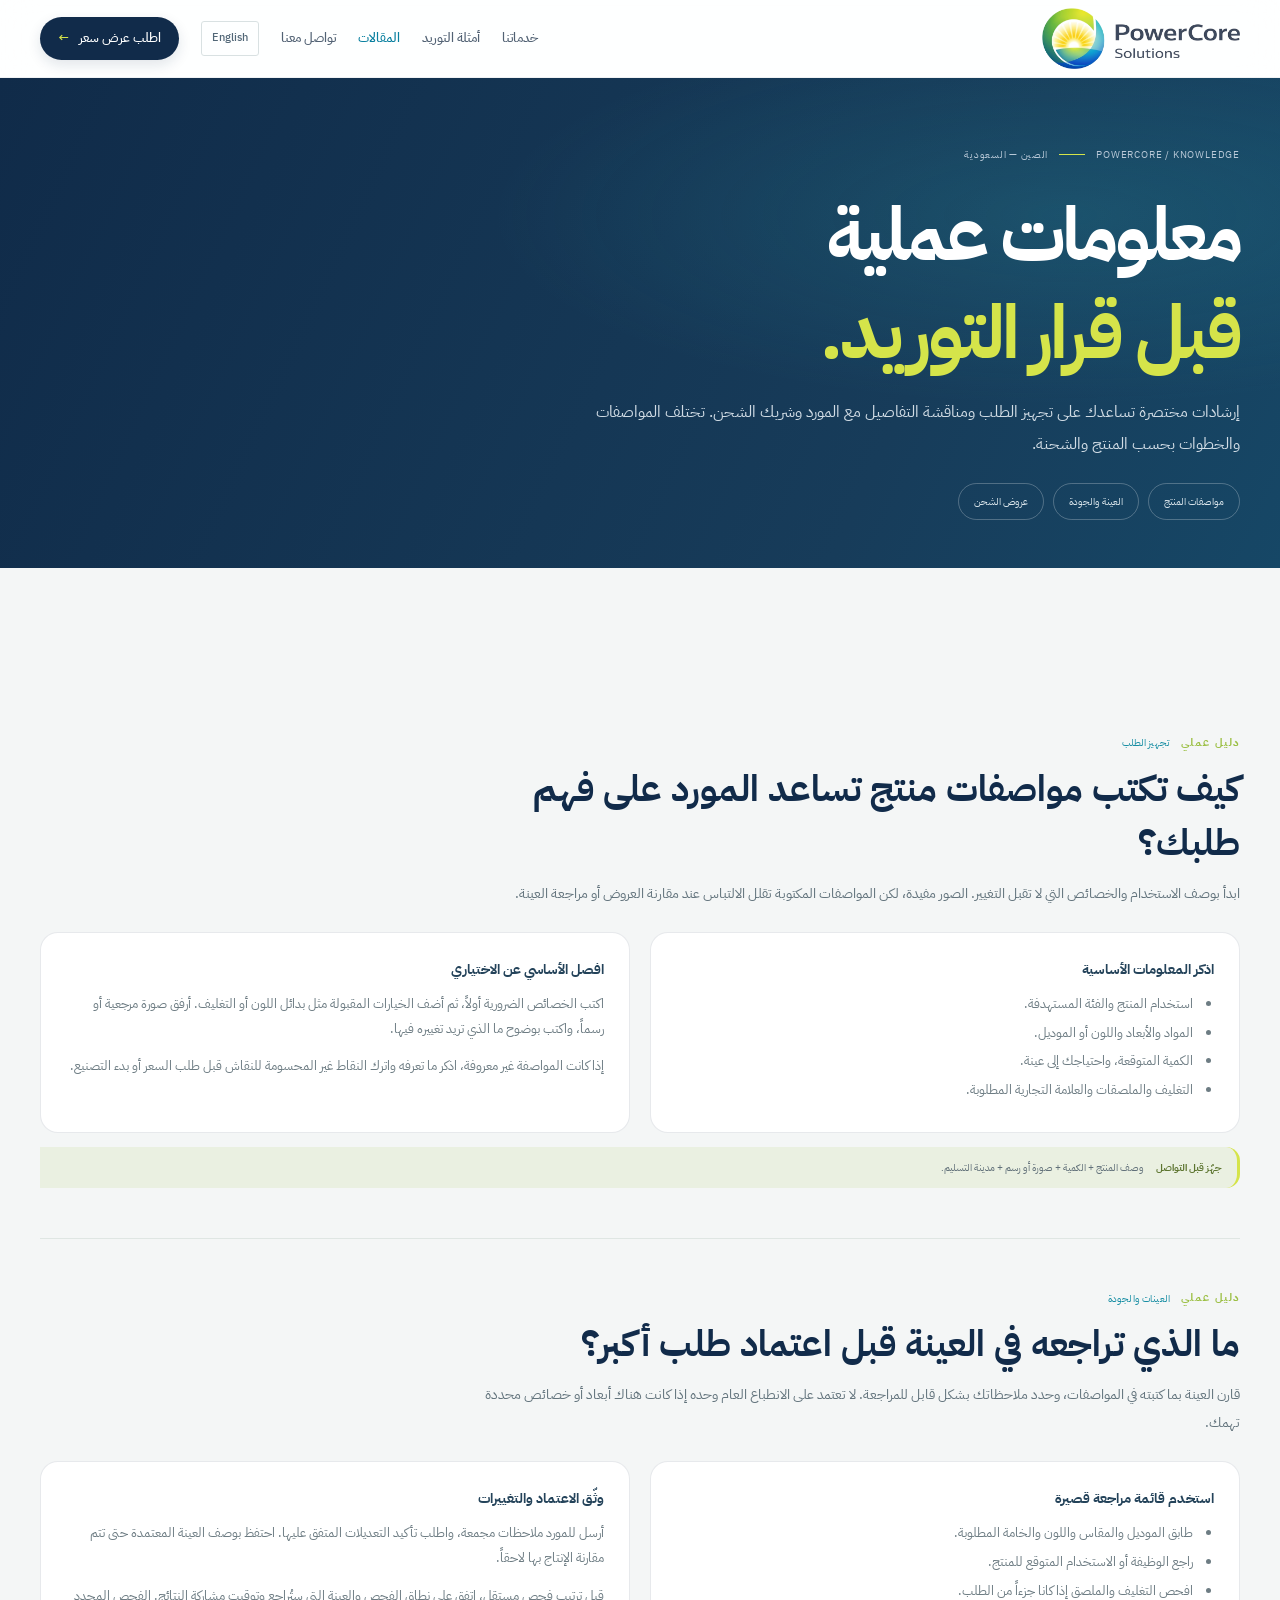
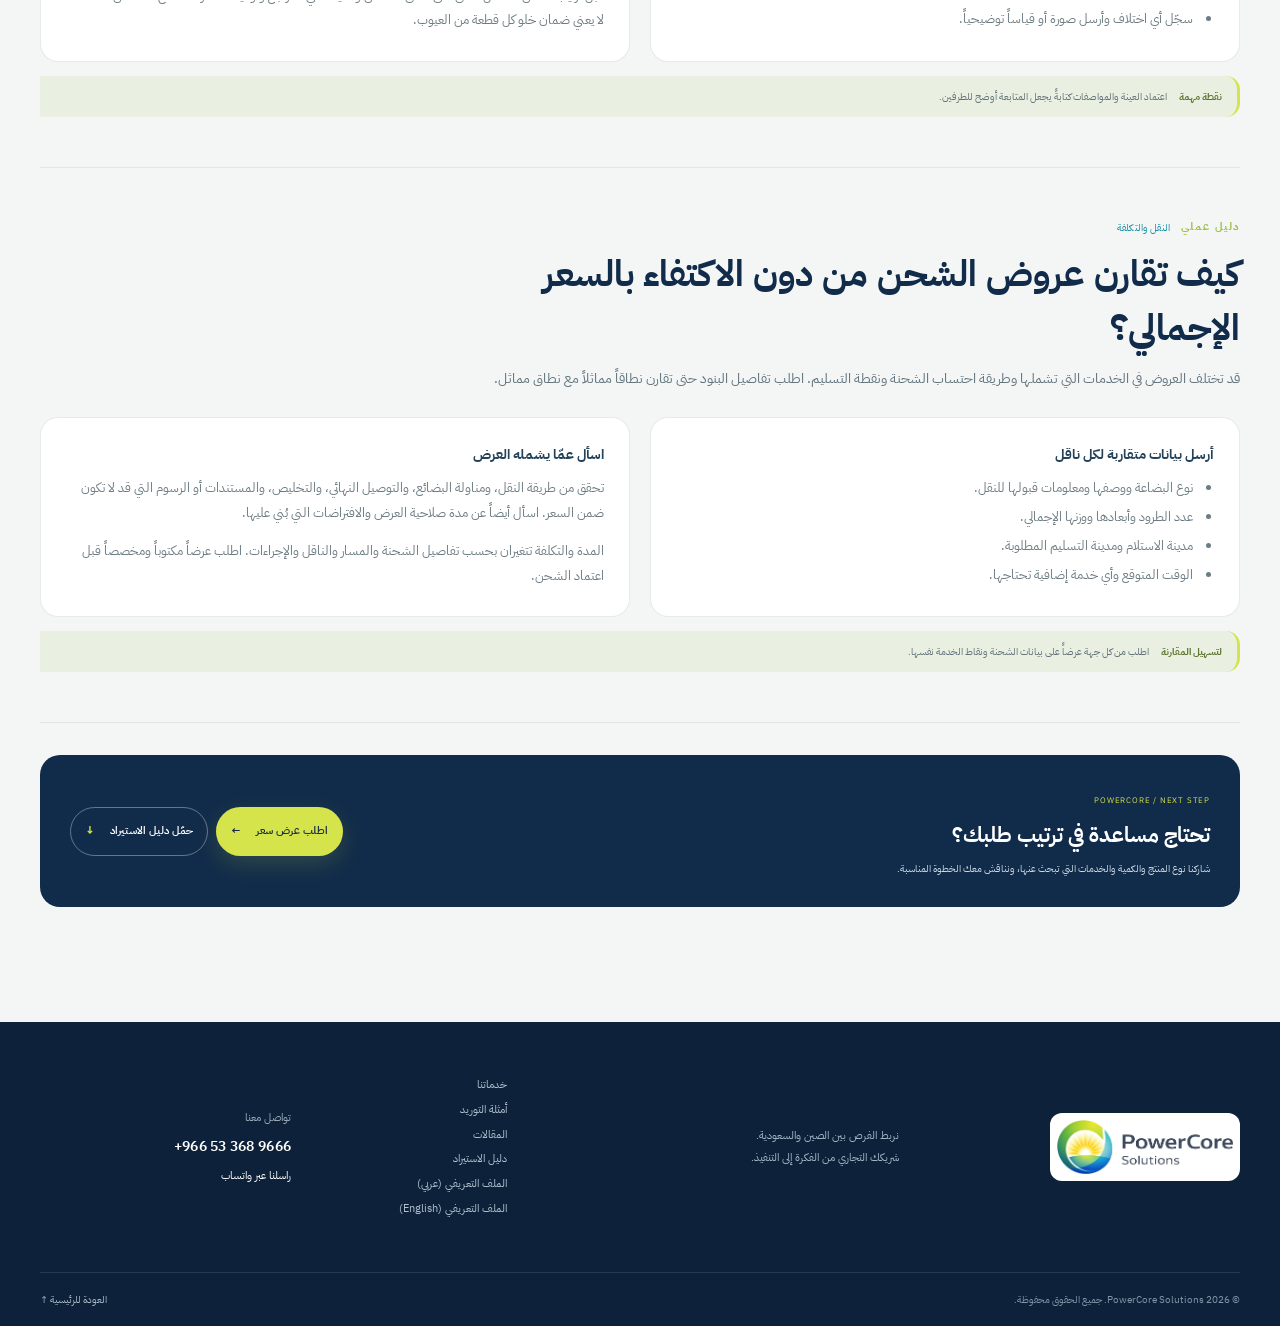
<file: insights.html>
<!doctype html>
<html lang="ar" dir="rtl">
<head>
  <meta charset="utf-8">
  <meta name="viewport" content="width=device-width, initial-scale=1">
  <meta name="theme-color" content="#132c4b">
  <meta name="description" content="مقالات عملية من PowerCore Solutions تساعدك على تجهيز مواصفات المنتج ومراجعة العينة ومقارنة خيارات الشحن من الصين إلى السعودية.">
  <title>مقالات التوريد والاستيراد | PowerCore Solutions</title>
  <link rel="icon" type="image/png" sizes="96x96" href="assets/favicon.png">
  <link rel="preconnect" href="https://fonts.googleapis.com">
  <link rel="preconnect" href="https://fonts.gstatic.com" crossorigin>
  <link href="https://fonts.googleapis.com/css2?family=IBM+Plex+Sans+Arabic:wght@400;500;600;700&display=swap" rel="stylesheet">
  <link rel="stylesheet" href="styles.css">
  <link rel="stylesheet" href="projects.css">
  <link rel="stylesheet" href="insights.css">
  <link rel="stylesheet" href="motion.css">
  <link rel="stylesheet" href="apple-inspired.css">
</head>
<body class="projects-page insights-page">
  <header class="site-header">
    <div class="container nav-wrap">
      <a class="brand" href="index.html#home" aria-label="PowerCore Solutions - الرئيسية"><img src="assets/powercore-logo.png" alt="PowerCore Solutions"></a>
      <nav class="projects-nav" aria-label="القائمة الرئيسية">
        <a href="index.html#services">خدماتنا</a>
        <a href="projects.html">أمثلة التوريد</a>
        <a href="insights.html" aria-current="page">المقالات</a>
        <a href="index.html#contact">تواصل معنا</a>
        <button class="language-toggle" id="insights-language" type="button" aria-label="Switch language to English">English</button>
        <a class="nav-cta" href="index.html#quote">اطلب عرض سعر <span>←</span></a>
      </nav>
    </div>
  </header>
  <main>
    <section class="insights-hero">
      <div class="container insights-hero-inner">
        <div class="projects-kicker"><span>POWERCORE / KNOWLEDGE</span><i></i><span>الصين — السعودية</span></div>
        <h1>معلومات عملية<br><em>قبل قرار التوريد.</em></h1>
        <p>إرشادات مختصرة تساعدك على تجهيز الطلب ومناقشة التفاصيل مع المورد وشريك الشحن. تختلف المواصفات والخطوات بحسب المنتج والشحنة.</p>
        <div class="insights-hero-links"><a href="#specifications">مواصفات المنتج</a><a href="#inspection">العينة والجودة</a><a href="#freight">عروض الشحن</a></div>
      </div>
    </section>
    <section class="insights-articles section-pad">
      <div class="container">
        <article class="insight-article" id="specifications">
          <div class="insight-body"><div class="section-kicker"><span>دليل عملي</span> تجهيز الطلب</div><h2>كيف تكتب مواصفات منتج تساعد المورد على فهم طلبك؟</h2><p class="insight-lead">ابدأ بوصف الاستخدام والخصائص التي لا تقبل التغيير. الصور مفيدة، لكن المواصفات المكتوبة تقلل الالتباس عند مقارنة العروض أو مراجعة العينة.</p>
            <div class="insight-points"><section><h3>اذكر المعلومات الأساسية</h3><ul><li>استخدام المنتج والفئة المستهدفة.</li><li>المواد والأبعاد واللون أو الموديل.</li><li>الكمية المتوقعة، واحتياجك إلى عينة.</li><li>التغليف والملصقات والعلامة التجارية المطلوبة.</li></ul></section><section><h3>افصل الأساسي عن الاختياري</h3><p>اكتب الخصائص الضرورية أولاً، ثم أضف الخيارات المقبولة مثل بدائل اللون أو التغليف. أرفق صورة مرجعية أو رسماً، واكتب بوضوح ما الذي تريد تغييره فيها.</p><p>إذا كانت المواصفة غير معروفة، اذكر ما تعرفه واترك النقاط غير المحسومة للنقاش قبل طلب السعر أو بدء التصنيع.</p></section></div>
            <div class="insight-takeaway"><b>جهّز قبل التواصل</b><span>وصف المنتج + الكمية + صورة أو رسم + مدينة التسليم.</span></div>
          </div>
        </article>
        <article class="insight-article" id="inspection">
          <div class="insight-body"><div class="section-kicker"><span>دليل عملي</span> العينات والجودة</div><h2>ما الذي تراجعه في العينة قبل اعتماد طلب أكبر؟</h2><p class="insight-lead">قارن العينة بما كتبته في المواصفات، وحدد ملاحظاتك بشكل قابل للمراجعة. لا تعتمد على الانطباع العام وحده إذا كانت هناك أبعاد أو خصائص محددة تهمك.</p>
            <div class="insight-points"><section><h3>استخدم قائمة مراجعة قصيرة</h3><ul><li>طابق الموديل والمقاس واللون والخامة المطلوبة.</li><li>راجع الوظيفة أو الاستخدام المتوقع للمنتج.</li><li>افحص التغليف والملصق إذا كانا جزءاً من الطلب.</li><li>سجّل أي اختلاف وأرسل صورة أو قياساً توضيحياً.</li></ul></section><section><h3>وثّق الاعتماد والتغييرات</h3><p>أرسل للمورد ملاحظات مجمعة، واطلب تأكيد التعديلات المتفق عليها. احتفظ بوصف العينة المعتمدة حتى تتم مقارنة الإنتاج بها لاحقاً.</p><p>قبل ترتيب فحص مستقل، اتفق على نطاق الفحص والعينة التي ستُراجع وتوقيت مشاركة النتائج. الفحص المحدد لا يعني ضمان خلو كل قطعة من العيوب.</p></section></div>
            <div class="insight-takeaway"><b>نقطة مهمة</b><span>اعتماد العينة والمواصفات كتابةً يجعل المتابعة أوضح للطرفين.</span></div>
          </div>
        </article>
        <article class="insight-article" id="freight">
          <div class="insight-body"><div class="section-kicker"><span>دليل عملي</span> النقل والتكلفة</div><h2>كيف تقارن عروض الشحن من دون الاكتفاء بالسعر الإجمالي؟</h2><p class="insight-lead">قد تختلف العروض في الخدمات التي تشملها وطريقة احتساب الشحنة ونقطة التسليم. اطلب تفاصيل البنود حتى تقارن نطاقاً مماثلاً مع نطاق مماثل.</p>
            <div class="insight-points"><section><h3>أرسل بيانات متقاربة لكل ناقل</h3><ul><li>نوع البضاعة ووصفها ومعلومات قبولها للنقل.</li><li>عدد الطرود وأبعادها ووزنها الإجمالي.</li><li>مدينة الاستلام ومدينة التسليم المطلوبة.</li><li>الوقت المتوقع وأي خدمة إضافية تحتاجها.</li></ul></section><section><h3>اسأل عمّا يشمله العرض</h3><p>تحقق من طريقة النقل، ومناولة البضائع، والتوصيل النهائي، والتخليص، والمستندات أو الرسوم التي قد لا تكون ضمن السعر. اسأل أيضاً عن مدة صلاحية العرض والافتراضات التي بُني عليها.</p><p>المدة والتكلفة تتغيران بحسب تفاصيل الشحنة والمسار والناقل والإجراءات. اطلب عرضاً مكتوباً ومخصصاً قبل اعتماد الشحن.</p></section></div>
            <div class="insight-takeaway"><b>لتسهيل المقارنة</b><span>اطلب من كل جهة عرضاً على بيانات الشحنة ونقاط الخدمة نفسها.</span></div>
          </div>
        </article>
        <div class="insights-bottom"><div><span>POWERCORE / NEXT STEP</span><h2>تحتاج مساعدة في ترتيب طلبك؟</h2><p>شاركنا نوع المنتج والكمية والخدمات التي تبحث عنها، ونناقش معك الخطوة المناسبة.</p></div><div class="insights-actions"><a class="button button-primary" href="index.html#quote">اطلب عرض سعر <span>←</span></a><a class="button button-ghost" id="insights-guide-download" href="output/pdf/powercore-import-guide.pdf" download>حمّل دليل الاستيراد <b>↓</b></a></div></div>
      </div>
    </section>
  </main>
  <footer class="site-footer projects-footer">
    <div class="container footer-main"><a class="footer-brand" href="index.html#home"><img src="assets/powercore-logo.png" alt="PowerCore Solutions"></a><p>نربط الفرص بين الصين والسعودية.<br>شريكك التجاري من الفكرة إلى التنفيذ.</p><div class="footer-links"><a href="index.html#services">خدماتنا</a><a href="projects.html">أمثلة التوريد</a><a href="insights.html">المقالات</a><a href="index.html#knowledge">دليل الاستيراد</a><a href="output/pdf/powercore-company-profile.pdf" download>الملف التعريفي (عربي)</a><a href="output/pdf/powercore-company-profile-en.pdf" download>الملف التعريفي (English)</a></div><div class="footer-contact"><span>تواصل معنا</span><a class="footer-phone" href="tel:+966533689666" dir="ltr">+966 53 368 9666</a><a href="https://wa.me/966533689666" target="_blank" rel="noopener noreferrer">راسلنا عبر واتساب</a></div></div>
    <div class="container footer-bottom"><span>© <span id="insights-year"></span> PowerCore Solutions. جميع الحقوق محفوظة.</span><a href="index.html#home">العودة للرئيسية ↑</a></div>
  </footer>
  <script src="insights.js"></script>
  <script src="motion.js"></script>
</body>
</html>
</file>
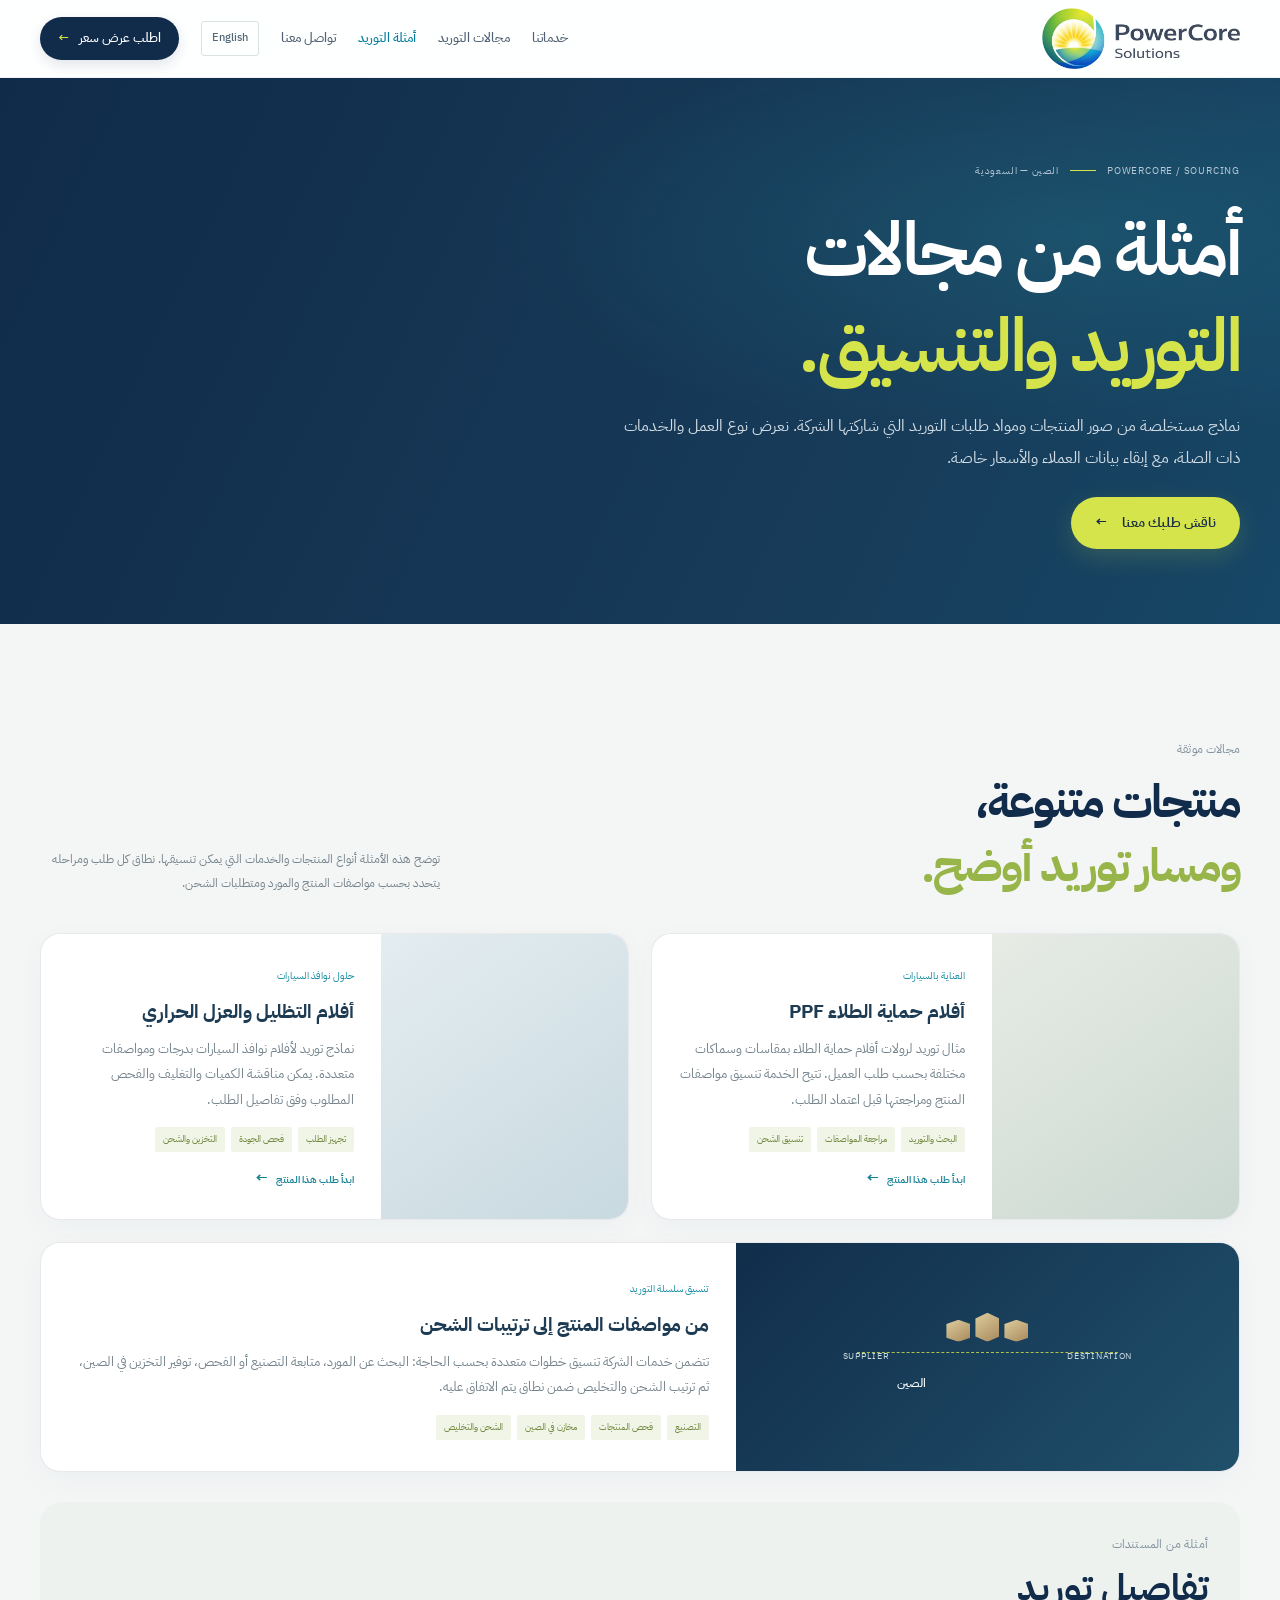
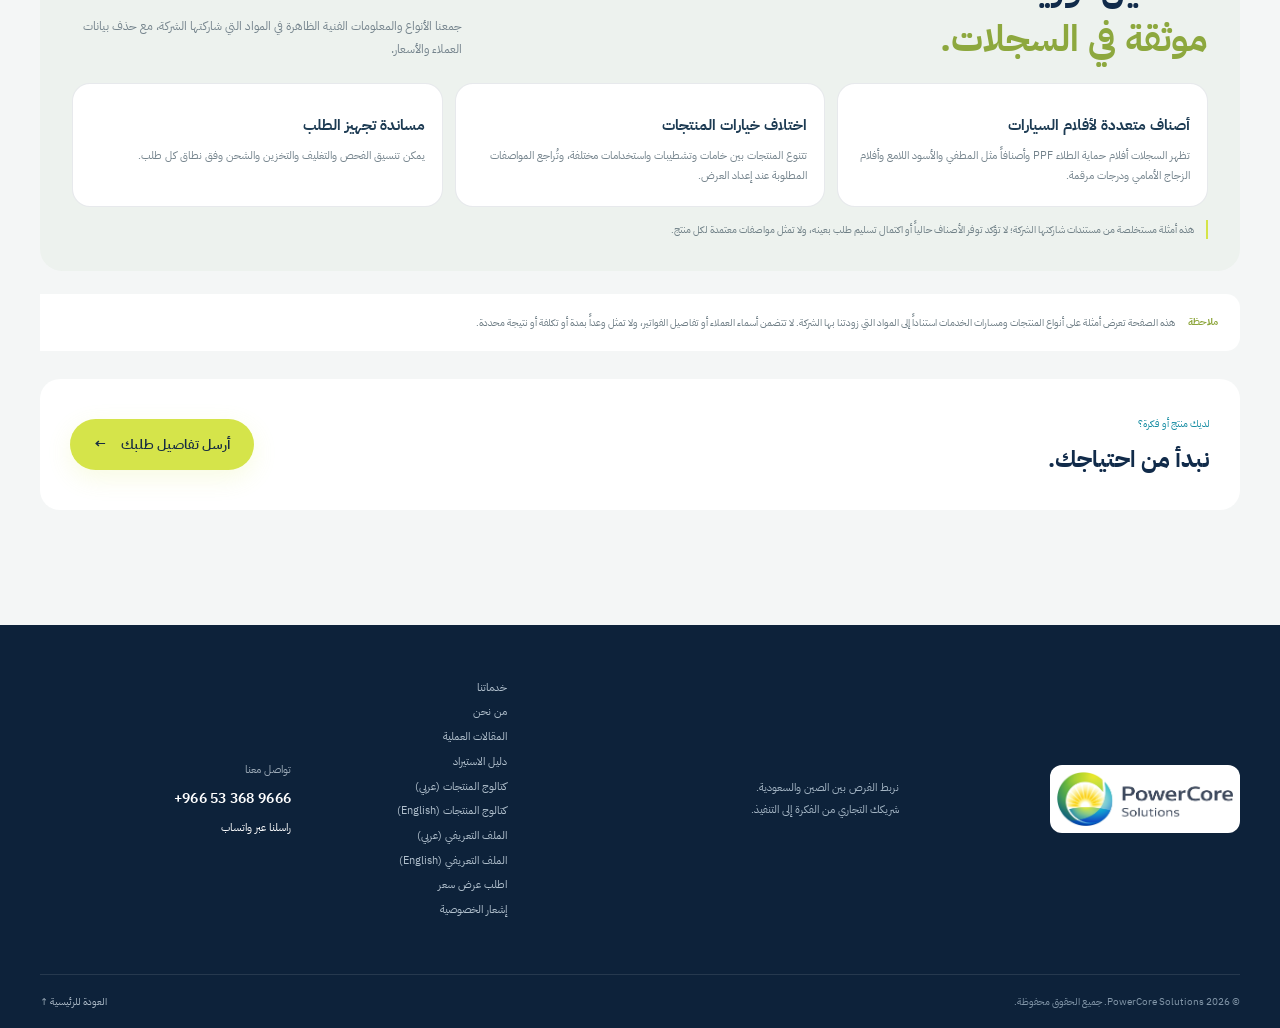
<file: projects.html>
<!doctype html>
<html lang="ar" dir="rtl">
<head>
  <meta charset="utf-8">
  <meta name="viewport" content="width=device-width, initial-scale=1">
  <meta name="theme-color" content="#132c4b">
  <meta name="description" content="أمثلة من مجالات التوريد التي تعمل عليها PowerCore Solutions بين الصين والسعودية، تشمل أفلام حماية الطلاء وتظليل النوافذ وتنسيق الشحن.">
  <title>أمثلة التوريد | PowerCore Solutions</title>
  <link rel="icon" type="image/png" sizes="96x96" href="assets/favicon.png">
  <link rel="preconnect" href="https://fonts.googleapis.com">
  <link rel="preconnect" href="https://fonts.gstatic.com" crossorigin>
  <link href="https://fonts.googleapis.com/css2?family=IBM+Plex+Sans+Arabic:wght@400;500;600;700&display=swap" rel="stylesheet">
  <link rel="stylesheet" href="styles.css">
  <link rel="stylesheet" href="projects.css">
  <link rel="stylesheet" href="projects-extra.css">
  <link rel="stylesheet" href="motion.css">
  <link rel="stylesheet" href="apple-inspired.css">
</head>
<body class="projects-page">
  <header class="site-header">
    <div class="container nav-wrap">
      <a class="brand" href="index.html#home" aria-label="PowerCore Solutions - الرئيسية"><img src="assets/powercore-logo.png" alt="PowerCore Solutions"></a>
      <nav class="projects-nav" aria-label="القائمة الرئيسية">
        <a href="index.html#services">خدماتنا</a>
        <a href="index.html#showcase">مجالات التوريد</a>
        <a href="projects.html" aria-current="page">أمثلة التوريد</a>
        <a href="index.html#contact">تواصل معنا</a>
        <button class="language-toggle" id="projects-language" type="button" aria-label="Switch language to English">English</button>
        <a class="nav-cta" href="index.html#quote">اطلب عرض سعر <span>←</span></a>
      </nav>
    </div>
  </header>
  <main>
    <section class="projects-hero">
      <div class="container projects-hero-inner">
        <div class="projects-kicker"><span>POWERCORE / SOURCING</span><i></i><span>الصين — السعودية</span></div>
        <h1>أمثلة من مجالات<br><em>التوريد والتنسيق.</em></h1>
        <p>نماذج مستخلصة من صور المنتجات ومواد طلبات التوريد التي شاركتها الشركة. نعرض نوع العمل والخدمات ذات الصلة، مع إبقاء بيانات العملاء والأسعار خاصة.</p>
        <a class="button button-primary" href="index.html#quote">ناقش طلبك معنا <span>←</span></a>
      </div>
    </section>
    <section class="projects-list section-pad">
      <div class="container">
        <div class="projects-heading">
          <div><div class="section-kicker">مجالات موثقة</div><h2>منتجات متنوعة،<br><em>ومسار توريد أوضح.</em></h2></div>
          <p>توضح هذه الأمثلة أنواع المنتجات والخدمات التي يمكن تنسيقها. نطاق كل طلب ومراحله يتحدد بحسب مواصفات المنتج والمورد ومتطلبات الشحن.</p>
        </div>
        <div class="projects-grid">
          <article class="project-entry">
            <div class="project-visual project-visual-ppf" aria-label="رسم توضيحي لفئة أفلام حماية الطلاء"></div>
            <div class="project-content"><span class="project-type">العناية بالسيارات</span><h3>أفلام حماية الطلاء PPF</h3><p>مثال توريد لرولات أفلام حماية الطلاء بمقاسات وسماكات مختلفة بحسب طلب العميل. تتيح الخدمة تنسيق مواصفات المنتج ومراجعتها قبل اعتماد الطلب.</p><div class="project-services"><span>البحث والتوريد</span><span>مراجعة المواصفات</span><span>تنسيق الشحن</span></div><a class="project-request-link" href="index.html?product=ppf#knowledge">ابدأ طلب هذا المنتج <span>←</span></a></div>
          </article>
          <article class="project-entry">
            <div class="project-visual project-visual-tint" aria-label="رسم توضيحي لفئة أفلام النوافذ"></div>
            <div class="project-content"><span class="project-type">حلول نوافذ السيارات</span><h3>أفلام التظليل والعزل الحراري</h3><p>نماذج توريد لأفلام نوافذ السيارات بدرجات ومواصفات متعددة. يمكن مناقشة الكميات والتغليف والفحص المطلوب وفق تفاصيل الطلب.</p><div class="project-services"><span>تجهيز الطلب</span><span>فحص الجودة</span><span>التخزين والشحن</span></div><a class="project-request-link" href="index.html?product=tint#knowledge">ابدأ طلب هذا المنتج <span>←</span></a></div>
          </article>
          <article class="project-entry project-entry-wide">
            <div class="project-route-art" aria-hidden="true"><span>SUPPLIER</span><i></i><b>الصين</b><div class="route-boxes"><em></em><em></em><em></em></div><span>DESTINATION</span></div>
            <div class="project-content"><span class="project-type">تنسيق سلسلة التوريد</span><h3>من مواصفات المنتج إلى ترتيبات الشحن</h3><p>تتضمن خدمات الشركة تنسيق خطوات متعددة بحسب الحاجة: البحث عن المورد، متابعة التصنيع أو الفحص، توفير التخزين في الصين، ثم ترتيب الشحن والتخليص ضمن نطاق يتم الاتفاق عليه.</p><div class="project-services"><span>التصنيع</span><span>فحص المنتجات</span><span>مخازن في الصين</span><span>الشحن والتخليص</span></div></div>
          </article>
        </div>
        <section class="record-examples" aria-labelledby="record-examples-title">
          <div class="record-examples-heading"><div><div class="section-kicker">أمثلة من المستندات</div><h2 id="record-examples-title">تفاصيل توريد<br><em>موثقة في السجلات.</em></h2></div><p>جمعنا الأنواع والمعلومات الفنية الظاهرة في المواد التي شاركتها الشركة، مع حذف بيانات العملاء والأسعار.</p></div>
          <div class="record-examples-grid">
            <article><h3>أصناف متعددة لأفلام السيارات</h3><p>تظهر السجلات أفلام حماية الطلاء PPF وأصنافاً مثل المطفي والأسود اللامع وأفلام الزجاج الأمامي ودرجات مرقمة.</p></article>
            <article><h3>اختلاف خيارات المنتجات</h3><p>تتنوع المنتجات بين خامات وتشطيبات واستخدامات مختلفة، وتُراجع المواصفات المطلوبة عند إعداد العرض.</p></article>
            <article><h3>مساندة تجهيز الطلب</h3><p>يمكن تنسيق الفحص والتغليف والتخزين والشحن وفق نطاق كل طلب.</p></article>
          </div>
          <p class="record-examples-note">هذه أمثلة مستخلصة من مستندات شاركتها الشركة؛ لا تؤكد توفر الأصناف حالياً أو اكتمال تسليم طلب بعينه، ولا تمثل مواصفات معتمدة لكل منتج.</p>
        </section>
        <div class="projects-disclaimer"><span>ملاحظة</span><p>هذه الصفحة تعرض أمثلة على أنواع المنتجات ومسارات الخدمات استناداً إلى المواد التي زودتنا بها الشركة. لا تتضمن أسماء العملاء أو تفاصيل الفواتير، ولا تمثل وعداً بمدة أو تكلفة أو نتيجة محددة.</p></div>
        <div class="projects-cta"><div><span>لديك منتج أو فكرة؟</span><h2>نبدأ من احتياجك.</h2></div><a class="button button-primary" href="index.html#quote">أرسل تفاصيل طلبك <span>←</span></a></div>
      </div>
    </section>
  </main>
  <footer class="site-footer projects-footer">
    <div class="container footer-main"><a class="footer-brand" href="index.html#home"><img src="assets/powercore-logo.png" alt="PowerCore Solutions"></a><p>نربط الفرص بين الصين والسعودية.<br>شريكك التجاري من الفكرة إلى التنفيذ.</p><div class="footer-links"><a href="index.html#services">خدماتنا</a><a href="index.html#about">من نحن</a><a href="insights.html">المقالات العملية</a><a href="index.html#knowledge">دليل الاستيراد</a><a href="output/pdf/powercore-product-catalog.pdf" download>كتالوج المنتجات (عربي)</a><a href="output/pdf/powercore-product-catalog-en.pdf" download>كتالوج المنتجات (English)</a><a href="output/pdf/powercore-company-profile.pdf" download>الملف التعريفي (عربي)</a><a href="output/pdf/powercore-company-profile-en.pdf" download>الملف التعريفي (English)</a><a href="index.html#quote">اطلب عرض سعر</a><a href="index.html#privacy">إشعار الخصوصية</a></div><div class="footer-contact"><span>تواصل معنا</span><a class="footer-phone" href="tel:+966533689666" dir="ltr">+966 53 368 9666</a><a href="https://wa.me/966533689666" target="_blank" rel="noopener noreferrer">راسلنا عبر واتساب</a></div></div>
    <div class="container footer-bottom"><span>© <span id="projects-year"></span> PowerCore Solutions. جميع الحقوق محفوظة.</span><a href="index.html#home">العودة للرئيسية ↑</a></div>
  </footer>
  <script src="projects.js"></script>
  <script src="motion.js"></script>
</body>
</html>
</file>
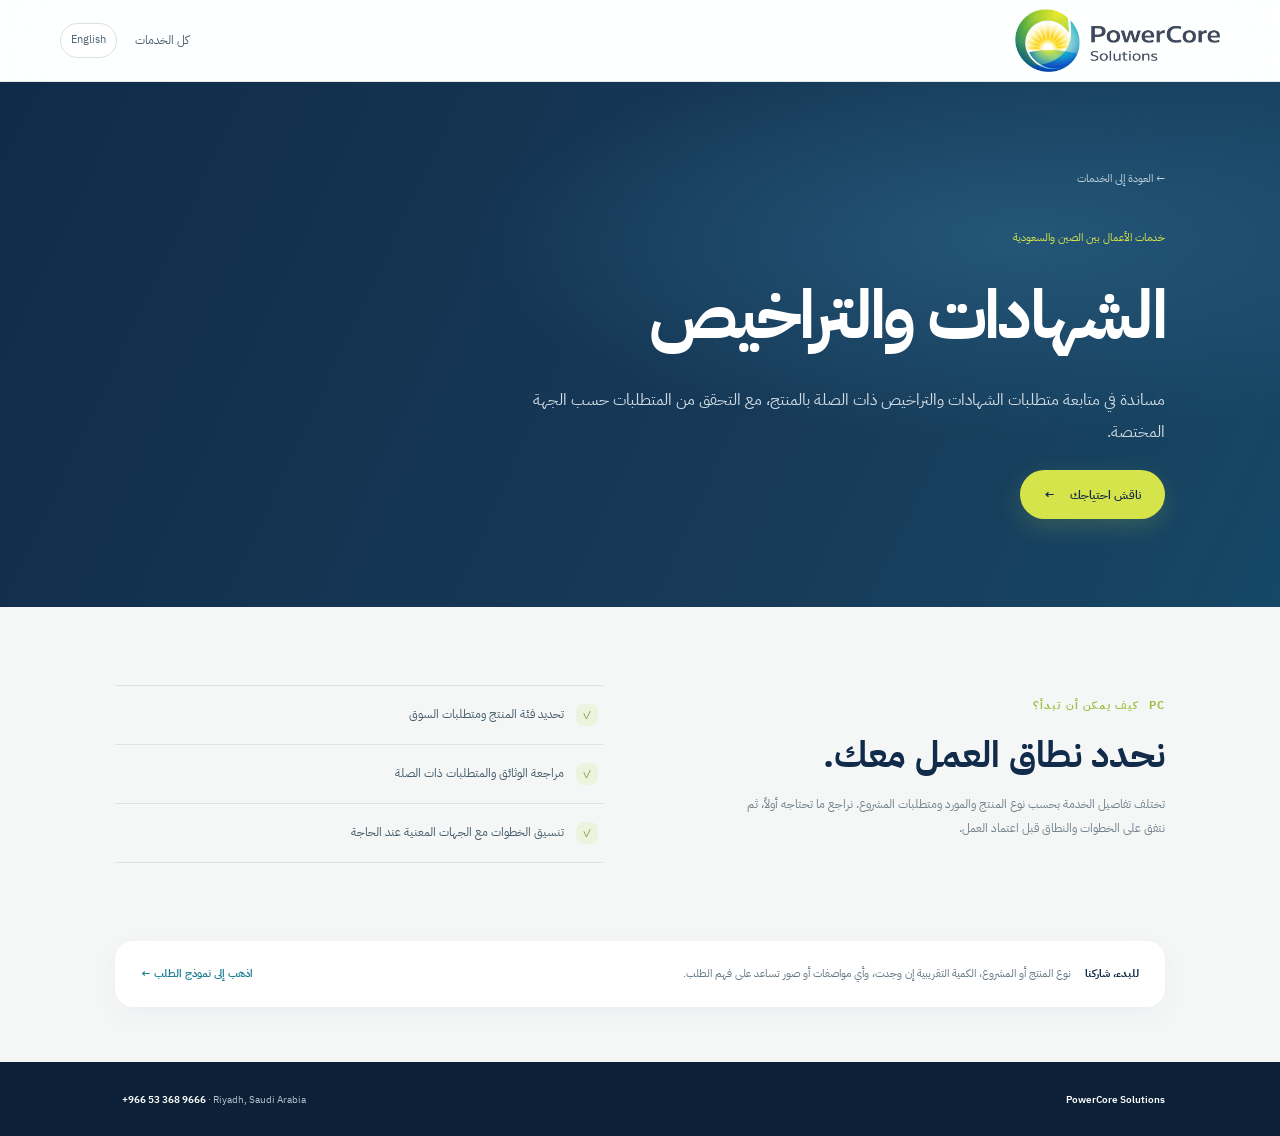
<file: services/certificates-licenses.html>
<!doctype html>
<html lang="ar" dir="rtl">
<head><meta charset="utf-8"><meta name="viewport" content="width=device-width,initial-scale=1"><meta name="theme-color" content="#132c4b"><meta name="description" content="مساندة في متابعة متطلبات الشهادات والتراخيص ذات الصلة بالمنتج، مع التحقق من المتطلبات حسب الجهة المختصة."><title>الشهادات والتراخيص | PowerCore Solutions</title><link rel="icon" href="../assets/favicon.png"><link rel="preconnect" href="https://fonts.googleapis.com"><link rel="preconnect" href="https://fonts.gstatic.com" crossorigin><link href="https://fonts.googleapis.com/css2?family=IBM+Plex+Sans+Arabic:wght@400;500;600;700&display=swap" rel="stylesheet"><link rel="stylesheet" href="../styles.css"><link rel="stylesheet" href="../motion.css"><link rel="stylesheet" href="../apple-inspired.css"></head>
<body class="service-detail-page"><header class="service-detail-header"><a href="../index.html" aria-label="PowerCore Solutions - الرئيسية"><img src="../assets/powercore-logo.png" alt="PowerCore Solutions"></a><nav><a href="../index.html#services" data-ar="كل الخدمات" data-en="All services">كل الخدمات</a><button id="service-language" type="button" data-title-ar="الشهادات والتراخيص | PowerCore Solutions" data-title-en="Certificates and licenses | PowerCore Solutions">English</button></nav></header>
<main><section class="service-detail-hero"><a class="service-detail-back" href="../index.html#services" data-ar="← العودة إلى الخدمات" data-en="← Back to services">← العودة إلى الخدمات</a><div class="service-detail-kicker" data-ar="خدمات الأعمال بين الصين والسعودية" data-en="Business services between China and Saudi Arabia">خدمات الأعمال بين الصين والسعودية</div><h1 data-ar="الشهادات والتراخيص" data-en="Certificates and licenses">الشهادات والتراخيص</h1><p data-ar="مساندة في متابعة متطلبات الشهادات والتراخيص ذات الصلة بالمنتج، مع التحقق من المتطلبات حسب الجهة المختصة." data-en="Assist with following relevant product certificates and licenses, subject to checking requirements with the applicable authority.">مساندة في متابعة متطلبات الشهادات والتراخيص ذات الصلة بالمنتج، مع التحقق من المتطلبات حسب الجهة المختصة.</p><a class="button button-primary" href="../index.html#quote"><span data-ar="ناقش احتياجك" data-en="Discuss your needs">ناقش احتياجك</span><b>←</b></a></section>
<section class="service-detail-content"><div><div class="section-kicker"><span>PC</span><span data-ar="كيف يمكن أن تبدأ؟" data-en="How can we start?">كيف يمكن أن تبدأ؟</span></div><h2 data-ar="نحدد نطاق العمل معك." data-en="We define the scope with you.">نحدد نطاق العمل معك.</h2><p data-ar="تختلف تفاصيل الخدمة بحسب نوع المنتج والمورد ومتطلبات المشروع. نراجع ما تحتاجه أولاً، ثم نتفق على الخطوات والنطاق قبل اعتماد العمل." data-en="Service details depend on the product, supplier, and project requirements. We first review your needs, then agree on scope and steps before work is approved.">تختلف تفاصيل الخدمة بحسب نوع المنتج والمورد ومتطلبات المشروع. نراجع ما تحتاجه أولاً، ثم نتفق على الخطوات والنطاق قبل اعتماد العمل.</p></div><ul class="service-detail-list"><li><span>✓</span><span data-ar="تحديد فئة المنتج ومتطلبات السوق" data-en="Identify product category and market requirements">تحديد فئة المنتج ومتطلبات السوق</span></li><li><span>✓</span><span data-ar="مراجعة الوثائق والمتطلبات ذات الصلة" data-en="Review relevant documents and requirements">مراجعة الوثائق والمتطلبات ذات الصلة</span></li><li><span>✓</span><span data-ar="تنسيق الخطوات مع الجهات المعنية عند الحاجة" data-en="Coordinate steps with relevant parties when needed">تنسيق الخطوات مع الجهات المعنية عند الحاجة</span></li></ul></section>
<aside class="service-detail-note"><b data-ar="للبدء، شاركنا" data-en="To get started, share">للبدء، شاركنا</b><span data-ar="نوع المنتج أو المشروع، الكمية التقريبية إن وجدت، وأي مواصفات أو صور تساعد على فهم الطلب." data-en="The product or project type, approximate quantity if available, and any specifications or images that help explain the request.">نوع المنتج أو المشروع، الكمية التقريبية إن وجدت، وأي مواصفات أو صور تساعد على فهم الطلب.</span><a href="../index.html#quote" data-ar="اذهب إلى نموذج الطلب ←" data-en="Go to the request form →">اذهب إلى نموذج الطلب ←</a></aside></main>
<footer class="service-detail-footer"><a href="../index.html">PowerCore Solutions</a><span>Riyadh, Saudi Arabia · <a dir="ltr" href="tel:+966533689666">+966 53 368 9666</a></span></footer>
<script src="service-language.js" defer></script><script src="../motion.js"></script></body></html>
</file>
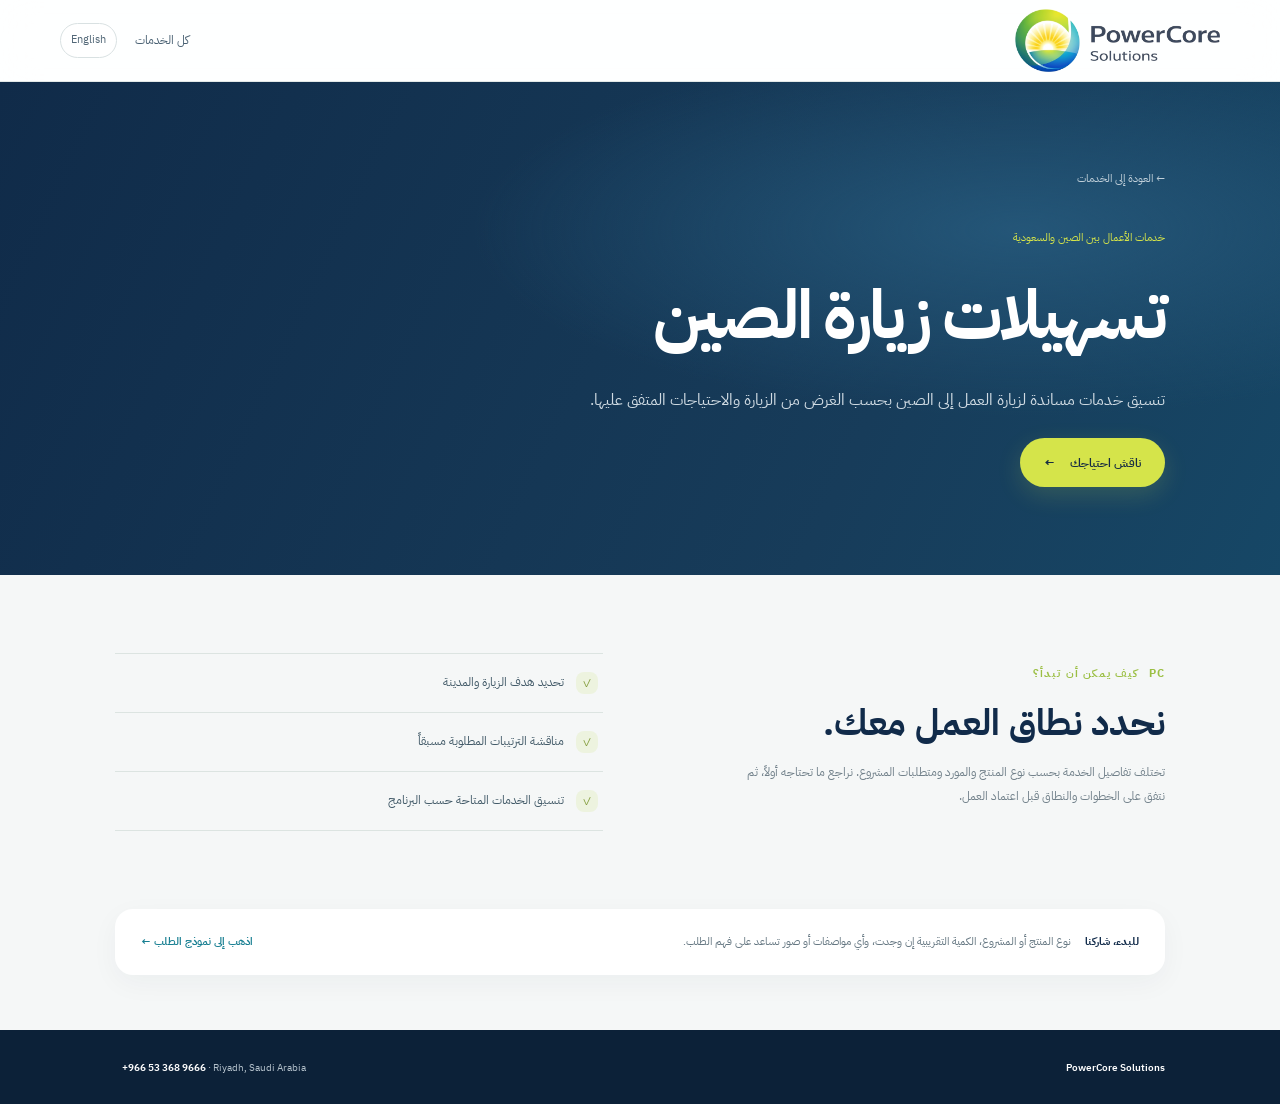
<file: services/china-visit.html>
<!doctype html>
<html lang="ar" dir="rtl">
<head><meta charset="utf-8"><meta name="viewport" content="width=device-width,initial-scale=1"><meta name="theme-color" content="#132c4b"><meta name="description" content="تنسيق خدمات مساندة لزيارة العمل إلى الصين بحسب الغرض من الزيارة والاحتياجات المتفق عليها."><title>تسهيلات زيارة الصين | PowerCore Solutions</title><link rel="icon" href="../assets/favicon.png"><link rel="preconnect" href="https://fonts.googleapis.com"><link rel="preconnect" href="https://fonts.gstatic.com" crossorigin><link href="https://fonts.googleapis.com/css2?family=IBM+Plex+Sans+Arabic:wght@400;500;600;700&display=swap" rel="stylesheet"><link rel="stylesheet" href="../styles.css"><link rel="stylesheet" href="../motion.css"><link rel="stylesheet" href="../apple-inspired.css"></head>
<body class="service-detail-page"><header class="service-detail-header"><a href="../index.html" aria-label="PowerCore Solutions - الرئيسية"><img src="../assets/powercore-logo.png" alt="PowerCore Solutions"></a><nav><a href="../index.html#services" data-ar="كل الخدمات" data-en="All services">كل الخدمات</a><button id="service-language" type="button" data-title-ar="تسهيلات زيارة الصين | PowerCore Solutions" data-title-en="China visit assistance | PowerCore Solutions">English</button></nav></header>
<main><section class="service-detail-hero"><a class="service-detail-back" href="../index.html#services" data-ar="← العودة إلى الخدمات" data-en="← Back to services">← العودة إلى الخدمات</a><div class="service-detail-kicker" data-ar="خدمات الأعمال بين الصين والسعودية" data-en="Business services between China and Saudi Arabia">خدمات الأعمال بين الصين والسعودية</div><h1 data-ar="تسهيلات زيارة الصين" data-en="China visit assistance">تسهيلات زيارة الصين</h1><p data-ar="تنسيق خدمات مساندة لزيارة العمل إلى الصين بحسب الغرض من الزيارة والاحتياجات المتفق عليها." data-en="Coordinate support services for a business visit to China based on its purpose and agreed needs.">تنسيق خدمات مساندة لزيارة العمل إلى الصين بحسب الغرض من الزيارة والاحتياجات المتفق عليها.</p><a class="button button-primary" href="../index.html#quote"><span data-ar="ناقش احتياجك" data-en="Discuss your needs">ناقش احتياجك</span><b>←</b></a></section>
<section class="service-detail-content"><div><div class="section-kicker"><span>PC</span><span data-ar="كيف يمكن أن تبدأ؟" data-en="How can we start?">كيف يمكن أن تبدأ؟</span></div><h2 data-ar="نحدد نطاق العمل معك." data-en="We define the scope with you.">نحدد نطاق العمل معك.</h2><p data-ar="تختلف تفاصيل الخدمة بحسب نوع المنتج والمورد ومتطلبات المشروع. نراجع ما تحتاجه أولاً، ثم نتفق على الخطوات والنطاق قبل اعتماد العمل." data-en="Service details depend on the product, supplier, and project requirements. We first review your needs, then agree on scope and steps before work is approved.">تختلف تفاصيل الخدمة بحسب نوع المنتج والمورد ومتطلبات المشروع. نراجع ما تحتاجه أولاً، ثم نتفق على الخطوات والنطاق قبل اعتماد العمل.</p></div><ul class="service-detail-list"><li><span>✓</span><span data-ar="تحديد هدف الزيارة والمدينة" data-en="Identify visit purpose and city">تحديد هدف الزيارة والمدينة</span></li><li><span>✓</span><span data-ar="مناقشة الترتيبات المطلوبة مسبقاً" data-en="Discuss arrangements in advance">مناقشة الترتيبات المطلوبة مسبقاً</span></li><li><span>✓</span><span data-ar="تنسيق الخدمات المتاحة حسب البرنامج" data-en="Coordinate available services for the itinerary">تنسيق الخدمات المتاحة حسب البرنامج</span></li></ul></section>
<aside class="service-detail-note"><b data-ar="للبدء، شاركنا" data-en="To get started, share">للبدء، شاركنا</b><span data-ar="نوع المنتج أو المشروع، الكمية التقريبية إن وجدت، وأي مواصفات أو صور تساعد على فهم الطلب." data-en="The product or project type, approximate quantity if available, and any specifications or images that help explain the request.">نوع المنتج أو المشروع، الكمية التقريبية إن وجدت، وأي مواصفات أو صور تساعد على فهم الطلب.</span><a href="../index.html#quote" data-ar="اذهب إلى نموذج الطلب ←" data-en="Go to the request form →">اذهب إلى نموذج الطلب ←</a></aside></main>
<footer class="service-detail-footer"><a href="../index.html">PowerCore Solutions</a><span>Riyadh, Saudi Arabia · <a dir="ltr" href="tel:+966533689666">+966 53 368 9666</a></span></footer>
<script src="service-language.js" defer></script><script src="../motion.js"></script></body></html>
</file>
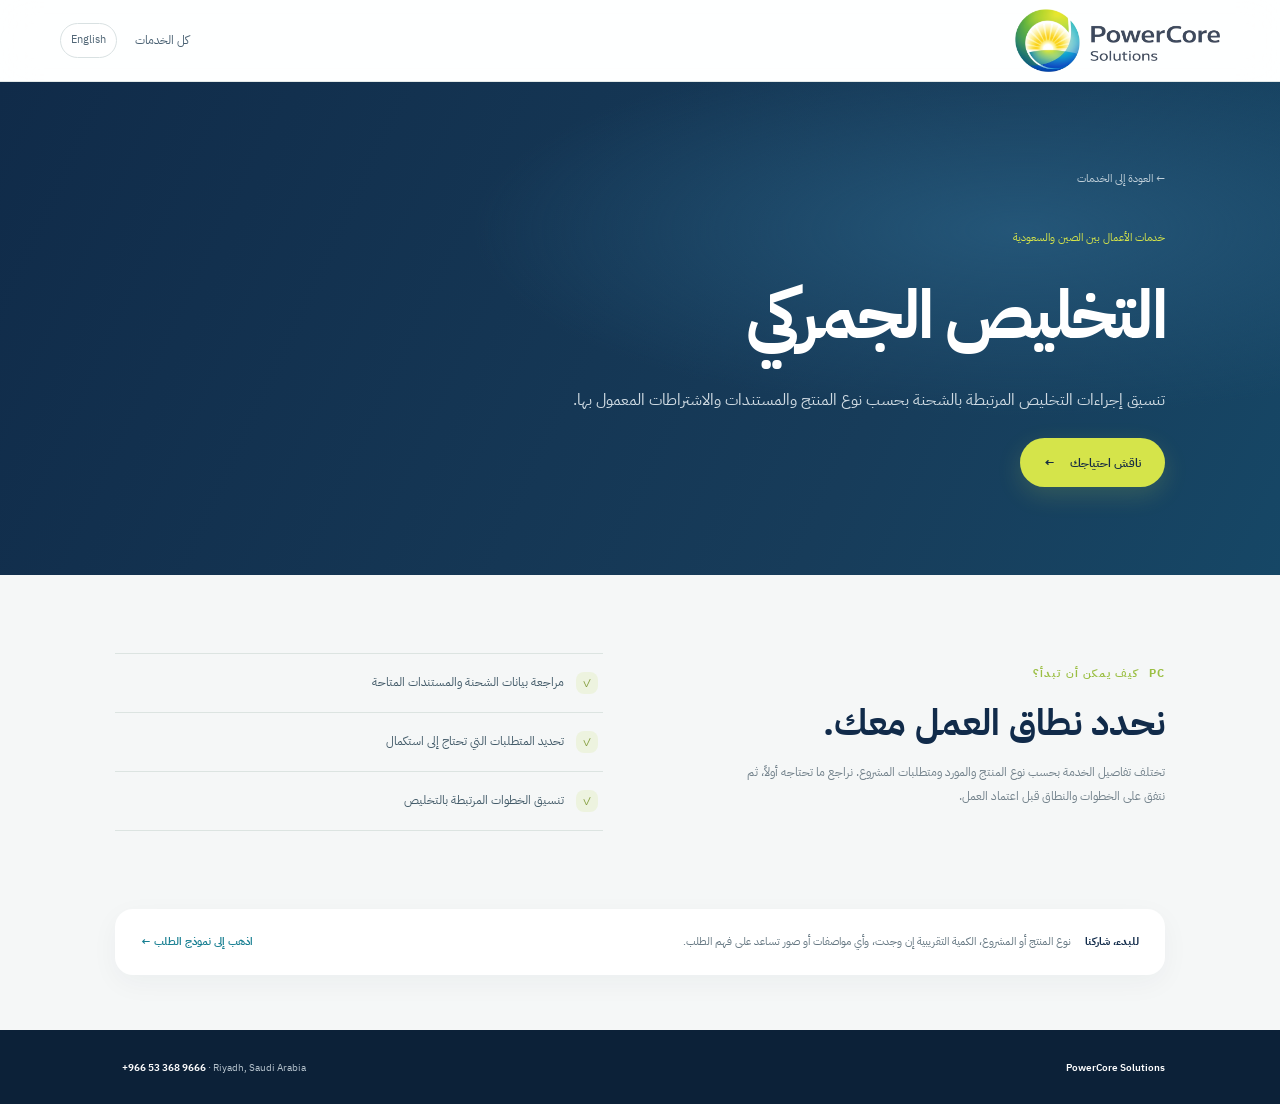
<file: services/customs-clearance.html>
<!doctype html>
<html lang="ar" dir="rtl">
<head><meta charset="utf-8"><meta name="viewport" content="width=device-width,initial-scale=1"><meta name="theme-color" content="#132c4b"><meta name="description" content="تنسيق إجراءات التخليص المرتبطة بالشحنة بحسب نوع المنتج والمستندات والاشتراطات المعمول بها."><title>التخليص الجمركي | PowerCore Solutions</title><link rel="icon" href="../assets/favicon.png"><link rel="preconnect" href="https://fonts.googleapis.com"><link rel="preconnect" href="https://fonts.gstatic.com" crossorigin><link href="https://fonts.googleapis.com/css2?family=IBM+Plex+Sans+Arabic:wght@400;500;600;700&display=swap" rel="stylesheet"><link rel="stylesheet" href="../styles.css"><link rel="stylesheet" href="../motion.css"><link rel="stylesheet" href="../apple-inspired.css"></head>
<body class="service-detail-page"><header class="service-detail-header"><a href="../index.html" aria-label="PowerCore Solutions - الرئيسية"><img src="../assets/powercore-logo.png" alt="PowerCore Solutions"></a><nav><a href="../index.html#services" data-ar="كل الخدمات" data-en="All services">كل الخدمات</a><button id="service-language" type="button" data-title-ar="التخليص الجمركي | PowerCore Solutions" data-title-en="Customs clearance | PowerCore Solutions">English</button></nav></header>
<main><section class="service-detail-hero"><a class="service-detail-back" href="../index.html#services" data-ar="← العودة إلى الخدمات" data-en="← Back to services">← العودة إلى الخدمات</a><div class="service-detail-kicker" data-ar="خدمات الأعمال بين الصين والسعودية" data-en="Business services between China and Saudi Arabia">خدمات الأعمال بين الصين والسعودية</div><h1 data-ar="التخليص الجمركي" data-en="Customs clearance">التخليص الجمركي</h1><p data-ar="تنسيق إجراءات التخليص المرتبطة بالشحنة بحسب نوع المنتج والمستندات والاشتراطات المعمول بها." data-en="Coordinate shipment clearance steps according to product type, documentation, and applicable requirements.">تنسيق إجراءات التخليص المرتبطة بالشحنة بحسب نوع المنتج والمستندات والاشتراطات المعمول بها.</p><a class="button button-primary" href="../index.html#quote"><span data-ar="ناقش احتياجك" data-en="Discuss your needs">ناقش احتياجك</span><b>←</b></a></section>
<section class="service-detail-content"><div><div class="section-kicker"><span>PC</span><span data-ar="كيف يمكن أن تبدأ؟" data-en="How can we start?">كيف يمكن أن تبدأ؟</span></div><h2 data-ar="نحدد نطاق العمل معك." data-en="We define the scope with you.">نحدد نطاق العمل معك.</h2><p data-ar="تختلف تفاصيل الخدمة بحسب نوع المنتج والمورد ومتطلبات المشروع. نراجع ما تحتاجه أولاً، ثم نتفق على الخطوات والنطاق قبل اعتماد العمل." data-en="Service details depend on the product, supplier, and project requirements. We first review your needs, then agree on scope and steps before work is approved.">تختلف تفاصيل الخدمة بحسب نوع المنتج والمورد ومتطلبات المشروع. نراجع ما تحتاجه أولاً، ثم نتفق على الخطوات والنطاق قبل اعتماد العمل.</p></div><ul class="service-detail-list"><li><span>✓</span><span data-ar="مراجعة بيانات الشحنة والمستندات المتاحة" data-en="Review shipment details and available documents">مراجعة بيانات الشحنة والمستندات المتاحة</span></li><li><span>✓</span><span data-ar="تحديد المتطلبات التي تحتاج إلى استكمال" data-en="Identify requirements that need completion">تحديد المتطلبات التي تحتاج إلى استكمال</span></li><li><span>✓</span><span data-ar="تنسيق الخطوات المرتبطة بالتخليص" data-en="Coordinate related clearance steps">تنسيق الخطوات المرتبطة بالتخليص</span></li></ul></section>
<aside class="service-detail-note"><b data-ar="للبدء، شاركنا" data-en="To get started, share">للبدء، شاركنا</b><span data-ar="نوع المنتج أو المشروع، الكمية التقريبية إن وجدت، وأي مواصفات أو صور تساعد على فهم الطلب." data-en="The product or project type, approximate quantity if available, and any specifications or images that help explain the request.">نوع المنتج أو المشروع، الكمية التقريبية إن وجدت، وأي مواصفات أو صور تساعد على فهم الطلب.</span><a href="../index.html#quote" data-ar="اذهب إلى نموذج الطلب ←" data-en="Go to the request form →">اذهب إلى نموذج الطلب ←</a></aside></main>
<footer class="service-detail-footer"><a href="../index.html">PowerCore Solutions</a><span>Riyadh, Saudi Arabia · <a dir="ltr" href="tel:+966533689666">+966 53 368 9666</a></span></footer>
<script src="service-language.js" defer></script><script src="../motion.js"></script></body></html>
</file>
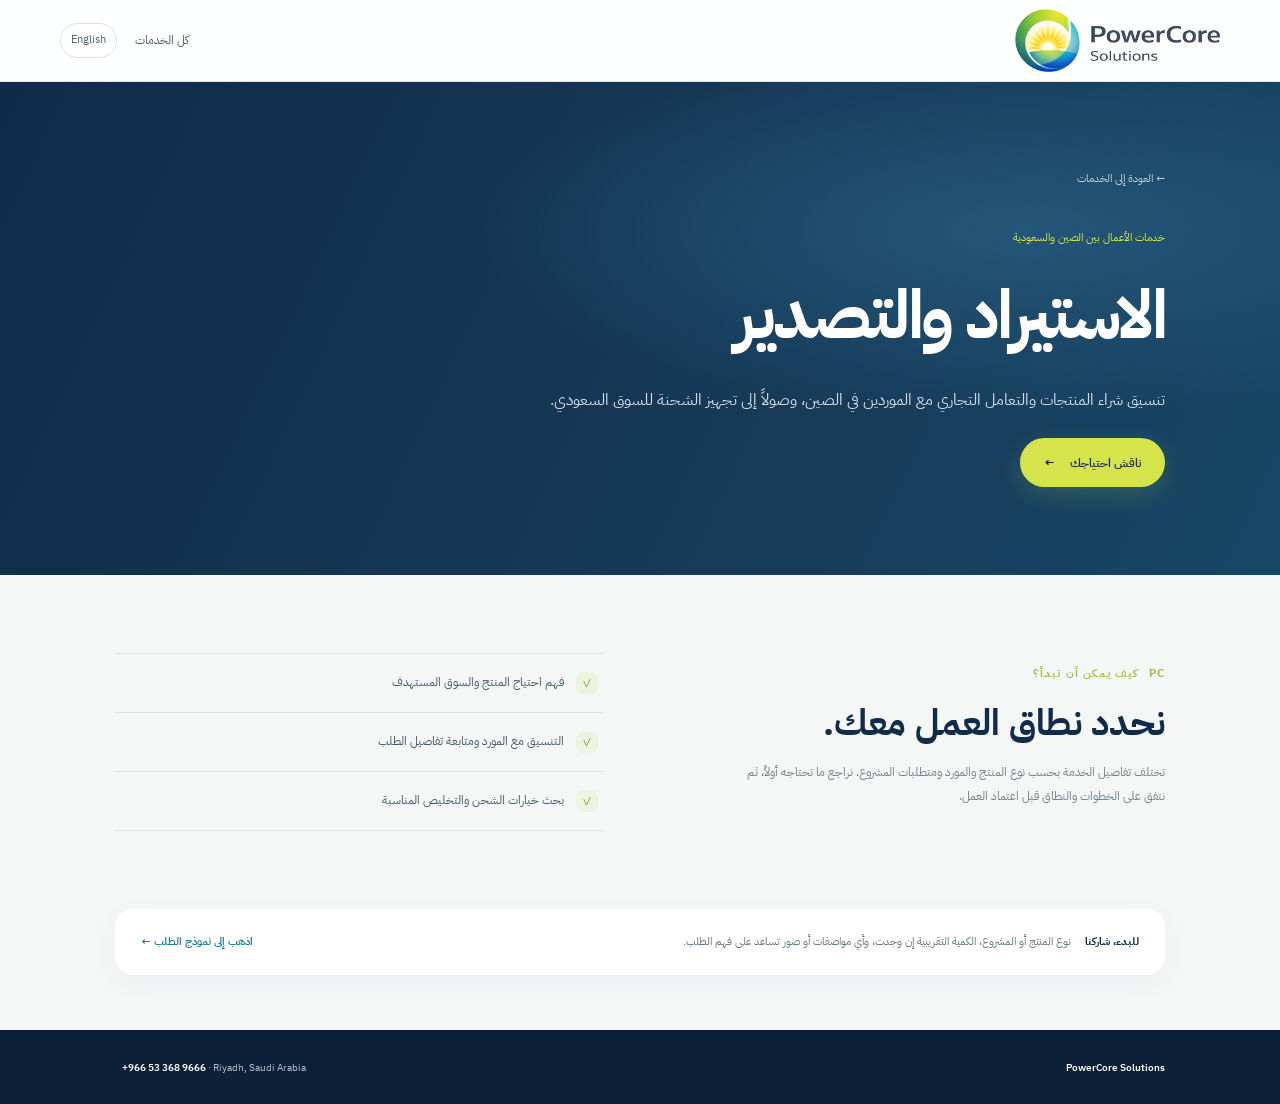
<file: services/import-export.html>
<!doctype html>
<html lang="ar" dir="rtl">
<head><meta charset="utf-8"><meta name="viewport" content="width=device-width,initial-scale=1"><meta name="theme-color" content="#132c4b"><meta name="description" content="تنسيق شراء المنتجات والتعامل التجاري مع الموردين في الصين، وصولاً إلى تجهيز الشحنة للسوق السعودي."><title>الاستيراد والتصدير | PowerCore Solutions</title><link rel="icon" href="../assets/favicon.png"><link rel="preconnect" href="https://fonts.googleapis.com"><link rel="preconnect" href="https://fonts.gstatic.com" crossorigin><link href="https://fonts.googleapis.com/css2?family=IBM+Plex+Sans+Arabic:wght@400;500;600;700&display=swap" rel="stylesheet"><link rel="stylesheet" href="../styles.css"><link rel="stylesheet" href="../motion.css"><link rel="stylesheet" href="../apple-inspired.css"></head>
<body class="service-detail-page"><header class="service-detail-header"><a href="../index.html" aria-label="PowerCore Solutions - الرئيسية"><img src="../assets/powercore-logo.png" alt="PowerCore Solutions"></a><nav><a href="../index.html#services" data-ar="كل الخدمات" data-en="All services">كل الخدمات</a><button id="service-language" type="button" data-title-ar="الاستيراد والتصدير | PowerCore Solutions" data-title-en="Import and export | PowerCore Solutions">English</button></nav></header>
<main><section class="service-detail-hero"><a class="service-detail-back" href="../index.html#services" data-ar="← العودة إلى الخدمات" data-en="← Back to services">← العودة إلى الخدمات</a><div class="service-detail-kicker" data-ar="خدمات الأعمال بين الصين والسعودية" data-en="Business services between China and Saudi Arabia">خدمات الأعمال بين الصين والسعودية</div><h1 data-ar="الاستيراد والتصدير" data-en="Import and export">الاستيراد والتصدير</h1><p data-ar="تنسيق شراء المنتجات والتعامل التجاري مع الموردين في الصين، وصولاً إلى تجهيز الشحنة للسوق السعودي." data-en="Coordinate product sourcing and trade with suppliers in China, through preparing shipments for the Saudi market.">تنسيق شراء المنتجات والتعامل التجاري مع الموردين في الصين، وصولاً إلى تجهيز الشحنة للسوق السعودي.</p><a class="button button-primary" href="../index.html#quote"><span data-ar="ناقش احتياجك" data-en="Discuss your needs">ناقش احتياجك</span><b>←</b></a></section>
<section class="service-detail-content"><div><div class="section-kicker"><span>PC</span><span data-ar="كيف يمكن أن تبدأ؟" data-en="How can we start?">كيف يمكن أن تبدأ؟</span></div><h2 data-ar="نحدد نطاق العمل معك." data-en="We define the scope with you.">نحدد نطاق العمل معك.</h2><p data-ar="تختلف تفاصيل الخدمة بحسب نوع المنتج والمورد ومتطلبات المشروع. نراجع ما تحتاجه أولاً، ثم نتفق على الخطوات والنطاق قبل اعتماد العمل." data-en="Service details depend on the product, supplier, and project requirements. We first review your needs, then agree on scope and steps before work is approved.">تختلف تفاصيل الخدمة بحسب نوع المنتج والمورد ومتطلبات المشروع. نراجع ما تحتاجه أولاً، ثم نتفق على الخطوات والنطاق قبل اعتماد العمل.</p></div><ul class="service-detail-list"><li><span>✓</span><span data-ar="فهم احتياج المنتج والسوق المستهدف" data-en="Understand product needs and target market">فهم احتياج المنتج والسوق المستهدف</span></li><li><span>✓</span><span data-ar="التنسيق مع المورد ومتابعة تفاصيل الطلب" data-en="Coordinate with the supplier and follow order details">التنسيق مع المورد ومتابعة تفاصيل الطلب</span></li><li><span>✓</span><span data-ar="بحث خيارات الشحن والتخليص المناسبة" data-en="Review suitable shipping and clearance options">بحث خيارات الشحن والتخليص المناسبة</span></li></ul></section>
<aside class="service-detail-note"><b data-ar="للبدء، شاركنا" data-en="To get started, share">للبدء، شاركنا</b><span data-ar="نوع المنتج أو المشروع، الكمية التقريبية إن وجدت، وأي مواصفات أو صور تساعد على فهم الطلب." data-en="The product or project type, approximate quantity if available, and any specifications or images that help explain the request.">نوع المنتج أو المشروع، الكمية التقريبية إن وجدت، وأي مواصفات أو صور تساعد على فهم الطلب.</span><a href="../index.html#quote" data-ar="اذهب إلى نموذج الطلب ←" data-en="Go to the request form →">اذهب إلى نموذج الطلب ←</a></aside></main>
<footer class="service-detail-footer"><a href="../index.html">PowerCore Solutions</a><span>Riyadh, Saudi Arabia · <a dir="ltr" href="tel:+966533689666">+966 53 368 9666</a></span></footer>
<script src="service-language.js" defer></script><script src="../motion.js"></script></body></html>
</file>
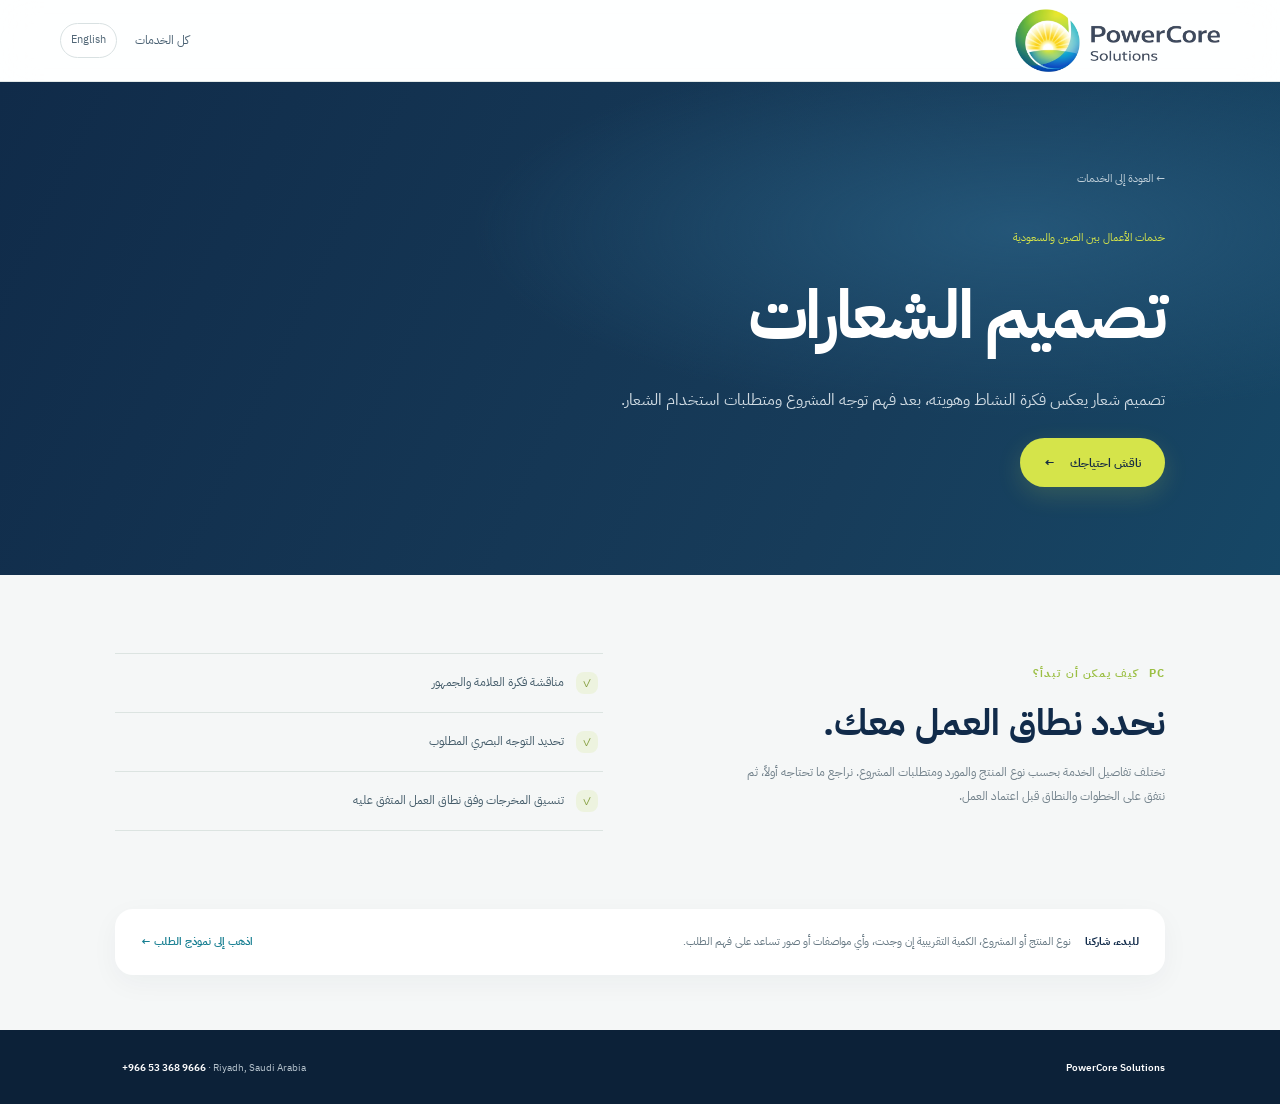
<file: services/logo-design.html>
<!doctype html>
<html lang="ar" dir="rtl">
<head><meta charset="utf-8"><meta name="viewport" content="width=device-width,initial-scale=1"><meta name="theme-color" content="#132c4b"><meta name="description" content="تصميم شعار يعكس فكرة النشاط وهويته، بعد فهم توجه المشروع ومتطلبات استخدام الشعار."><title>تصميم الشعارات | PowerCore Solutions</title><link rel="icon" href="../assets/favicon.png"><link rel="preconnect" href="https://fonts.googleapis.com"><link rel="preconnect" href="https://fonts.gstatic.com" crossorigin><link href="https://fonts.googleapis.com/css2?family=IBM+Plex+Sans+Arabic:wght@400;500;600;700&display=swap" rel="stylesheet"><link rel="stylesheet" href="../styles.css"><link rel="stylesheet" href="../motion.css"><link rel="stylesheet" href="../apple-inspired.css"></head>
<body class="service-detail-page"><header class="service-detail-header"><a href="../index.html" aria-label="PowerCore Solutions - الرئيسية"><img src="../assets/powercore-logo.png" alt="PowerCore Solutions"></a><nav><a href="../index.html#services" data-ar="كل الخدمات" data-en="All services">كل الخدمات</a><button id="service-language" type="button" data-title-ar="تصميم الشعارات | PowerCore Solutions" data-title-en="Logo design | PowerCore Solutions">English</button></nav></header>
<main><section class="service-detail-hero"><a class="service-detail-back" href="../index.html#services" data-ar="← العودة إلى الخدمات" data-en="← Back to services">← العودة إلى الخدمات</a><div class="service-detail-kicker" data-ar="خدمات الأعمال بين الصين والسعودية" data-en="Business services between China and Saudi Arabia">خدمات الأعمال بين الصين والسعودية</div><h1 data-ar="تصميم الشعارات" data-en="Logo design">تصميم الشعارات</h1><p data-ar="تصميم شعار يعكس فكرة النشاط وهويته، بعد فهم توجه المشروع ومتطلبات استخدام الشعار." data-en="Design a logo that reflects the business idea and identity after understanding the project direction and intended use.">تصميم شعار يعكس فكرة النشاط وهويته، بعد فهم توجه المشروع ومتطلبات استخدام الشعار.</p><a class="button button-primary" href="../index.html#quote"><span data-ar="ناقش احتياجك" data-en="Discuss your needs">ناقش احتياجك</span><b>←</b></a></section>
<section class="service-detail-content"><div><div class="section-kicker"><span>PC</span><span data-ar="كيف يمكن أن تبدأ؟" data-en="How can we start?">كيف يمكن أن تبدأ؟</span></div><h2 data-ar="نحدد نطاق العمل معك." data-en="We define the scope with you.">نحدد نطاق العمل معك.</h2><p data-ar="تختلف تفاصيل الخدمة بحسب نوع المنتج والمورد ومتطلبات المشروع. نراجع ما تحتاجه أولاً، ثم نتفق على الخطوات والنطاق قبل اعتماد العمل." data-en="Service details depend on the product, supplier, and project requirements. We first review your needs, then agree on scope and steps before work is approved.">تختلف تفاصيل الخدمة بحسب نوع المنتج والمورد ومتطلبات المشروع. نراجع ما تحتاجه أولاً، ثم نتفق على الخطوات والنطاق قبل اعتماد العمل.</p></div><ul class="service-detail-list"><li><span>✓</span><span data-ar="مناقشة فكرة العلامة والجمهور" data-en="Discuss the brand idea and audience">مناقشة فكرة العلامة والجمهور</span></li><li><span>✓</span><span data-ar="تحديد التوجه البصري المطلوب" data-en="Define the desired visual direction">تحديد التوجه البصري المطلوب</span></li><li><span>✓</span><span data-ar="تنسيق المخرجات وفق نطاق العمل المتفق عليه" data-en="Coordinate deliverables within the agreed scope">تنسيق المخرجات وفق نطاق العمل المتفق عليه</span></li></ul></section>
<aside class="service-detail-note"><b data-ar="للبدء، شاركنا" data-en="To get started, share">للبدء، شاركنا</b><span data-ar="نوع المنتج أو المشروع، الكمية التقريبية إن وجدت، وأي مواصفات أو صور تساعد على فهم الطلب." data-en="The product or project type, approximate quantity if available, and any specifications or images that help explain the request.">نوع المنتج أو المشروع، الكمية التقريبية إن وجدت، وأي مواصفات أو صور تساعد على فهم الطلب.</span><a href="../index.html#quote" data-ar="اذهب إلى نموذج الطلب ←" data-en="Go to the request form →">اذهب إلى نموذج الطلب ←</a></aside></main>
<footer class="service-detail-footer"><a href="../index.html">PowerCore Solutions</a><span>Riyadh, Saudi Arabia · <a dir="ltr" href="tel:+966533689666">+966 53 368 9666</a></span></footer>
<script src="service-language.js" defer></script><script src="../motion.js"></script></body></html>
</file>
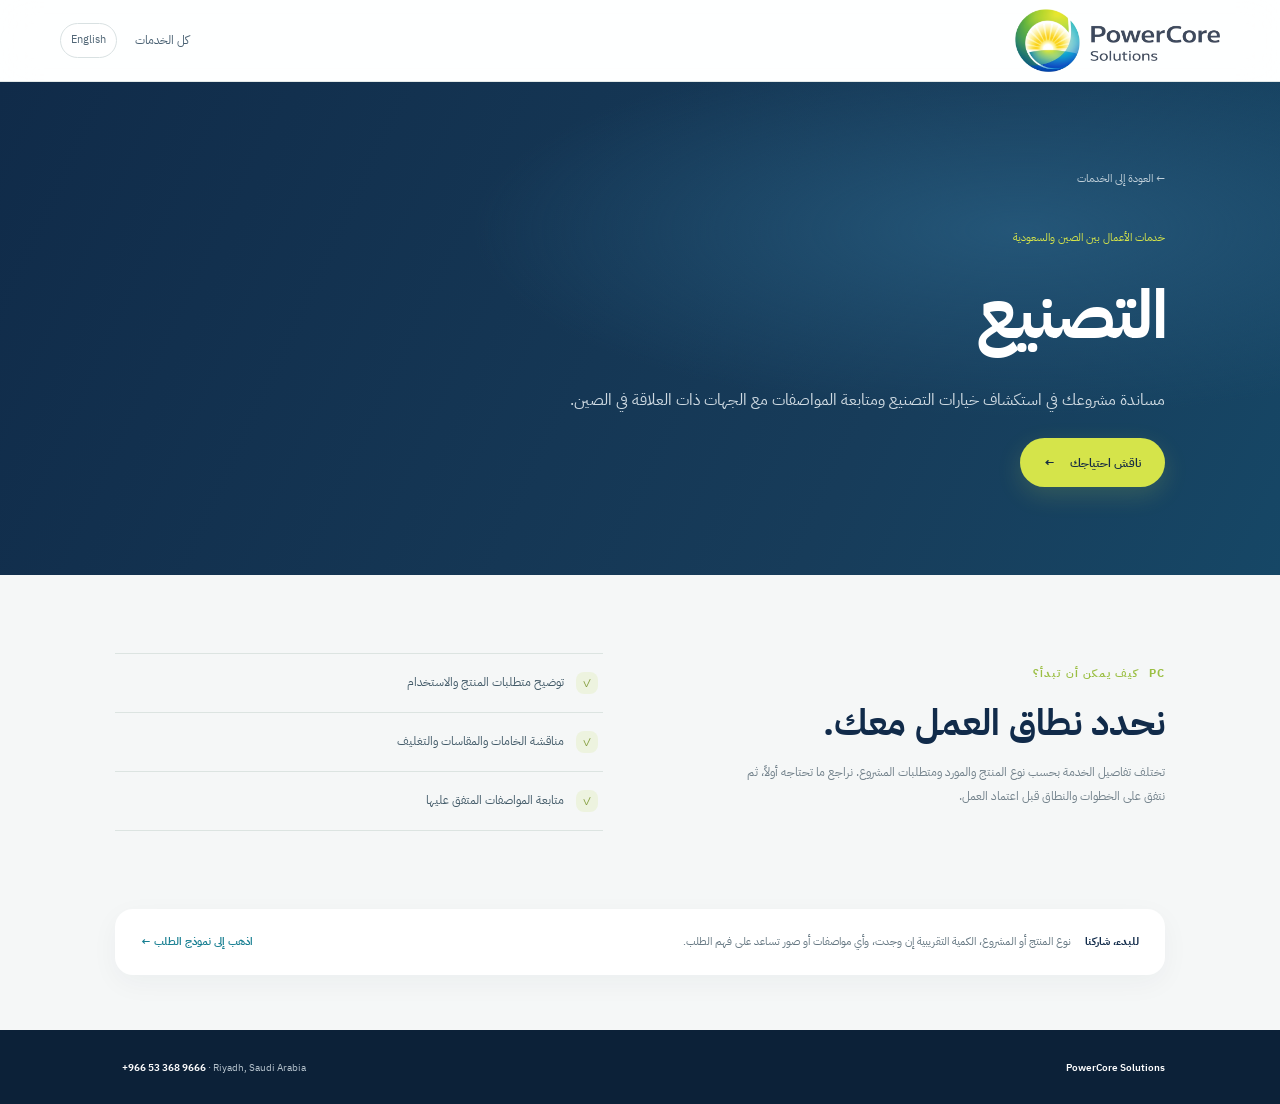
<file: services/manufacturing.html>
<!doctype html>
<html lang="ar" dir="rtl">
<head><meta charset="utf-8"><meta name="viewport" content="width=device-width,initial-scale=1"><meta name="theme-color" content="#132c4b"><meta name="description" content="مساندة مشروعك في استكشاف خيارات التصنيع ومتابعة المواصفات مع الجهات ذات العلاقة في الصين."><title>التصنيع | PowerCore Solutions</title><link rel="icon" href="../assets/favicon.png"><link rel="preconnect" href="https://fonts.googleapis.com"><link rel="preconnect" href="https://fonts.gstatic.com" crossorigin><link href="https://fonts.googleapis.com/css2?family=IBM+Plex+Sans+Arabic:wght@400;500;600;700&display=swap" rel="stylesheet"><link rel="stylesheet" href="../styles.css"><link rel="stylesheet" href="../motion.css"><link rel="stylesheet" href="../apple-inspired.css"></head>
<body class="service-detail-page"><header class="service-detail-header"><a href="../index.html" aria-label="PowerCore Solutions - الرئيسية"><img src="../assets/powercore-logo.png" alt="PowerCore Solutions"></a><nav><a href="../index.html#services" data-ar="كل الخدمات" data-en="All services">كل الخدمات</a><button id="service-language" type="button" data-title-ar="التصنيع | PowerCore Solutions" data-title-en="Manufacturing | PowerCore Solutions">English</button></nav></header>
<main><section class="service-detail-hero"><a class="service-detail-back" href="../index.html#services" data-ar="← العودة إلى الخدمات" data-en="← Back to services">← العودة إلى الخدمات</a><div class="service-detail-kicker" data-ar="خدمات الأعمال بين الصين والسعودية" data-en="Business services between China and Saudi Arabia">خدمات الأعمال بين الصين والسعودية</div><h1 data-ar="التصنيع" data-en="Manufacturing">التصنيع</h1><p data-ar="مساندة مشروعك في استكشاف خيارات التصنيع ومتابعة المواصفات مع الجهات ذات العلاقة في الصين." data-en="Support your project in exploring manufacturing options and following specifications with relevant parties in China.">مساندة مشروعك في استكشاف خيارات التصنيع ومتابعة المواصفات مع الجهات ذات العلاقة في الصين.</p><a class="button button-primary" href="../index.html#quote"><span data-ar="ناقش احتياجك" data-en="Discuss your needs">ناقش احتياجك</span><b>←</b></a></section>
<section class="service-detail-content"><div><div class="section-kicker"><span>PC</span><span data-ar="كيف يمكن أن تبدأ؟" data-en="How can we start?">كيف يمكن أن تبدأ؟</span></div><h2 data-ar="نحدد نطاق العمل معك." data-en="We define the scope with you.">نحدد نطاق العمل معك.</h2><p data-ar="تختلف تفاصيل الخدمة بحسب نوع المنتج والمورد ومتطلبات المشروع. نراجع ما تحتاجه أولاً، ثم نتفق على الخطوات والنطاق قبل اعتماد العمل." data-en="Service details depend on the product, supplier, and project requirements. We first review your needs, then agree on scope and steps before work is approved.">تختلف تفاصيل الخدمة بحسب نوع المنتج والمورد ومتطلبات المشروع. نراجع ما تحتاجه أولاً، ثم نتفق على الخطوات والنطاق قبل اعتماد العمل.</p></div><ul class="service-detail-list"><li><span>✓</span><span data-ar="توضيح متطلبات المنتج والاستخدام" data-en="Clarify product requirements and intended use">توضيح متطلبات المنتج والاستخدام</span></li><li><span>✓</span><span data-ar="مناقشة الخامات والمقاسات والتغليف" data-en="Discuss materials, dimensions, and packaging">مناقشة الخامات والمقاسات والتغليف</span></li><li><span>✓</span><span data-ar="متابعة المواصفات المتفق عليها" data-en="Follow the agreed specifications">متابعة المواصفات المتفق عليها</span></li></ul></section>
<aside class="service-detail-note"><b data-ar="للبدء، شاركنا" data-en="To get started, share">للبدء، شاركنا</b><span data-ar="نوع المنتج أو المشروع، الكمية التقريبية إن وجدت، وأي مواصفات أو صور تساعد على فهم الطلب." data-en="The product or project type, approximate quantity if available, and any specifications or images that help explain the request.">نوع المنتج أو المشروع، الكمية التقريبية إن وجدت، وأي مواصفات أو صور تساعد على فهم الطلب.</span><a href="../index.html#quote" data-ar="اذهب إلى نموذج الطلب ←" data-en="Go to the request form →">اذهب إلى نموذج الطلب ←</a></aside></main>
<footer class="service-detail-footer"><a href="../index.html">PowerCore Solutions</a><span>Riyadh, Saudi Arabia · <a dir="ltr" href="tel:+966533689666">+966 53 368 9666</a></span></footer>
<script src="service-language.js" defer></script><script src="../motion.js"></script></body></html>
</file>
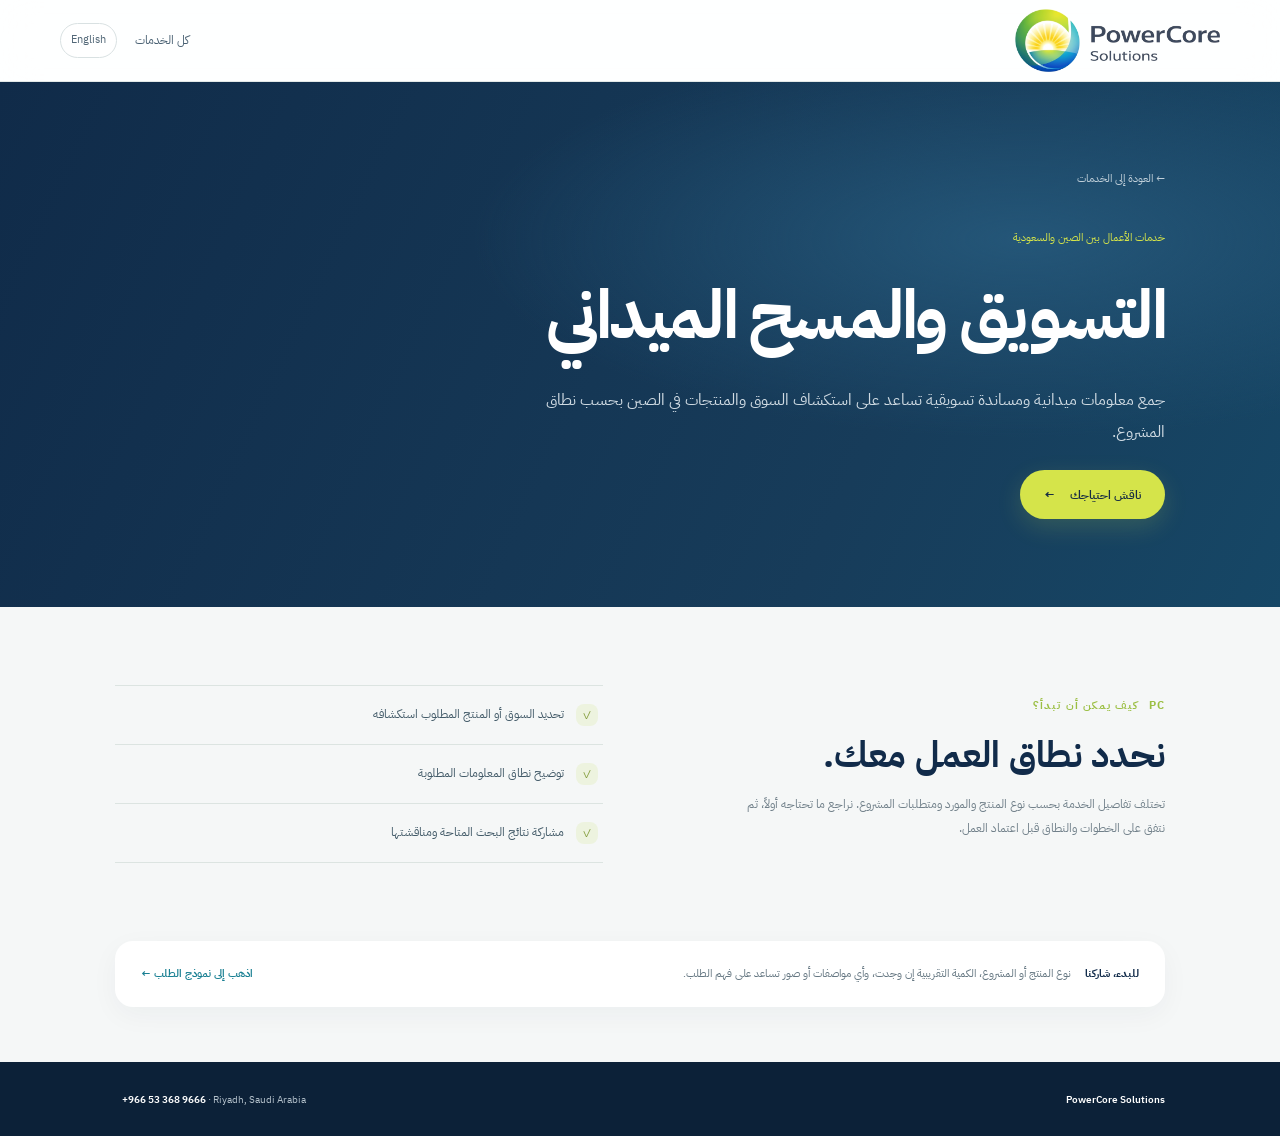
<file: services/market-research.html>
<!doctype html>
<html lang="ar" dir="rtl">
<head><meta charset="utf-8"><meta name="viewport" content="width=device-width,initial-scale=1"><meta name="theme-color" content="#132c4b"><meta name="description" content="جمع معلومات ميدانية ومساندة تسويقية تساعد على استكشاف السوق والمنتجات في الصين بحسب نطاق المشروع."><title>التسويق والمسح الميداني | PowerCore Solutions</title><link rel="icon" href="../assets/favicon.png"><link rel="preconnect" href="https://fonts.googleapis.com"><link rel="preconnect" href="https://fonts.gstatic.com" crossorigin><link href="https://fonts.googleapis.com/css2?family=IBM+Plex+Sans+Arabic:wght@400;500;600;700&display=swap" rel="stylesheet"><link rel="stylesheet" href="../styles.css"><link rel="stylesheet" href="../motion.css"><link rel="stylesheet" href="../apple-inspired.css"></head>
<body class="service-detail-page"><header class="service-detail-header"><a href="../index.html" aria-label="PowerCore Solutions - الرئيسية"><img src="../assets/powercore-logo.png" alt="PowerCore Solutions"></a><nav><a href="../index.html#services" data-ar="كل الخدمات" data-en="All services">كل الخدمات</a><button id="service-language" type="button" data-title-ar="التسويق والمسح الميداني | PowerCore Solutions" data-title-en="Marketing and field research | PowerCore Solutions">English</button></nav></header>
<main><section class="service-detail-hero"><a class="service-detail-back" href="../index.html#services" data-ar="← العودة إلى الخدمات" data-en="← Back to services">← العودة إلى الخدمات</a><div class="service-detail-kicker" data-ar="خدمات الأعمال بين الصين والسعودية" data-en="Business services between China and Saudi Arabia">خدمات الأعمال بين الصين والسعودية</div><h1 data-ar="التسويق والمسح الميداني" data-en="Marketing and field research">التسويق والمسح الميداني</h1><p data-ar="جمع معلومات ميدانية ومساندة تسويقية تساعد على استكشاف السوق والمنتجات في الصين بحسب نطاق المشروع." data-en="Gather field information and marketing support to explore markets and products in China, according to the project scope.">جمع معلومات ميدانية ومساندة تسويقية تساعد على استكشاف السوق والمنتجات في الصين بحسب نطاق المشروع.</p><a class="button button-primary" href="../index.html#quote"><span data-ar="ناقش احتياجك" data-en="Discuss your needs">ناقش احتياجك</span><b>←</b></a></section>
<section class="service-detail-content"><div><div class="section-kicker"><span>PC</span><span data-ar="كيف يمكن أن تبدأ؟" data-en="How can we start?">كيف يمكن أن تبدأ؟</span></div><h2 data-ar="نحدد نطاق العمل معك." data-en="We define the scope with you.">نحدد نطاق العمل معك.</h2><p data-ar="تختلف تفاصيل الخدمة بحسب نوع المنتج والمورد ومتطلبات المشروع. نراجع ما تحتاجه أولاً، ثم نتفق على الخطوات والنطاق قبل اعتماد العمل." data-en="Service details depend on the product, supplier, and project requirements. We first review your needs, then agree on scope and steps before work is approved.">تختلف تفاصيل الخدمة بحسب نوع المنتج والمورد ومتطلبات المشروع. نراجع ما تحتاجه أولاً، ثم نتفق على الخطوات والنطاق قبل اعتماد العمل.</p></div><ul class="service-detail-list"><li><span>✓</span><span data-ar="تحديد السوق أو المنتج المطلوب استكشافه" data-en="Define the market or product to explore">تحديد السوق أو المنتج المطلوب استكشافه</span></li><li><span>✓</span><span data-ar="توضيح نطاق المعلومات المطلوبة" data-en="Clarify the information scope">توضيح نطاق المعلومات المطلوبة</span></li><li><span>✓</span><span data-ar="مشاركة نتائج البحث المتاحة ومناقشتها" data-en="Share and discuss available findings">مشاركة نتائج البحث المتاحة ومناقشتها</span></li></ul></section>
<aside class="service-detail-note"><b data-ar="للبدء، شاركنا" data-en="To get started, share">للبدء، شاركنا</b><span data-ar="نوع المنتج أو المشروع، الكمية التقريبية إن وجدت، وأي مواصفات أو صور تساعد على فهم الطلب." data-en="The product or project type, approximate quantity if available, and any specifications or images that help explain the request.">نوع المنتج أو المشروع، الكمية التقريبية إن وجدت، وأي مواصفات أو صور تساعد على فهم الطلب.</span><a href="../index.html#quote" data-ar="اذهب إلى نموذج الطلب ←" data-en="Go to the request form →">اذهب إلى نموذج الطلب ←</a></aside></main>
<footer class="service-detail-footer"><a href="../index.html">PowerCore Solutions</a><span>Riyadh, Saudi Arabia · <a dir="ltr" href="tel:+966533689666">+966 53 368 9666</a></span></footer>
<script src="service-language.js" defer></script><script src="../motion.js"></script></body></html>
</file>
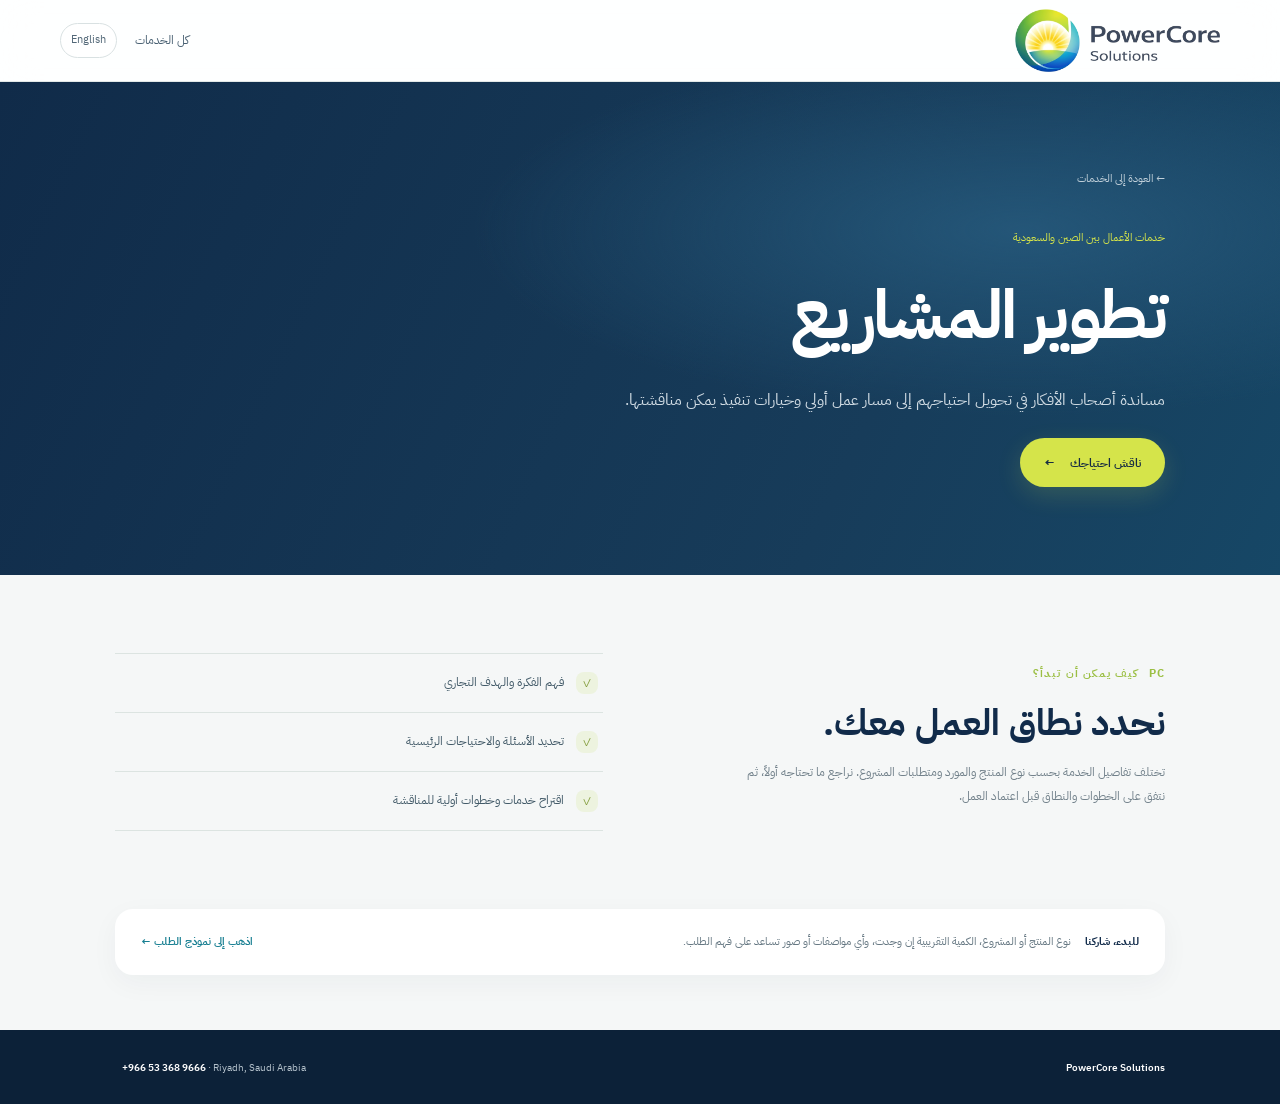
<file: services/project-development.html>
<!doctype html>
<html lang="ar" dir="rtl">
<head><meta charset="utf-8"><meta name="viewport" content="width=device-width,initial-scale=1"><meta name="theme-color" content="#132c4b"><meta name="description" content="مساندة أصحاب الأفكار في تحويل احتياجهم إلى مسار عمل أولي وخيارات تنفيذ يمكن مناقشتها."><title>تطوير المشاريع | PowerCore Solutions</title><link rel="icon" href="../assets/favicon.png"><link rel="preconnect" href="https://fonts.googleapis.com"><link rel="preconnect" href="https://fonts.gstatic.com" crossorigin><link href="https://fonts.googleapis.com/css2?family=IBM+Plex+Sans+Arabic:wght@400;500;600;700&display=swap" rel="stylesheet"><link rel="stylesheet" href="../styles.css"><link rel="stylesheet" href="../motion.css"><link rel="stylesheet" href="../apple-inspired.css"></head>
<body class="service-detail-page"><header class="service-detail-header"><a href="../index.html" aria-label="PowerCore Solutions - الرئيسية"><img src="../assets/powercore-logo.png" alt="PowerCore Solutions"></a><nav><a href="../index.html#services" data-ar="كل الخدمات" data-en="All services">كل الخدمات</a><button id="service-language" type="button" data-title-ar="تطوير المشاريع | PowerCore Solutions" data-title-en="Project development | PowerCore Solutions">English</button></nav></header>
<main><section class="service-detail-hero"><a class="service-detail-back" href="../index.html#services" data-ar="← العودة إلى الخدمات" data-en="← Back to services">← العودة إلى الخدمات</a><div class="service-detail-kicker" data-ar="خدمات الأعمال بين الصين والسعودية" data-en="Business services between China and Saudi Arabia">خدمات الأعمال بين الصين والسعودية</div><h1 data-ar="تطوير المشاريع" data-en="Project development">تطوير المشاريع</h1><p data-ar="مساندة أصحاب الأفكار في تحويل احتياجهم إلى مسار عمل أولي وخيارات تنفيذ يمكن مناقشتها." data-en="Help turn an early business idea into an initial plan and practical options for discussion.">مساندة أصحاب الأفكار في تحويل احتياجهم إلى مسار عمل أولي وخيارات تنفيذ يمكن مناقشتها.</p><a class="button button-primary" href="../index.html#quote"><span data-ar="ناقش احتياجك" data-en="Discuss your needs">ناقش احتياجك</span><b>←</b></a></section>
<section class="service-detail-content"><div><div class="section-kicker"><span>PC</span><span data-ar="كيف يمكن أن تبدأ؟" data-en="How can we start?">كيف يمكن أن تبدأ؟</span></div><h2 data-ar="نحدد نطاق العمل معك." data-en="We define the scope with you.">نحدد نطاق العمل معك.</h2><p data-ar="تختلف تفاصيل الخدمة بحسب نوع المنتج والمورد ومتطلبات المشروع. نراجع ما تحتاجه أولاً، ثم نتفق على الخطوات والنطاق قبل اعتماد العمل." data-en="Service details depend on the product, supplier, and project requirements. We first review your needs, then agree on scope and steps before work is approved.">تختلف تفاصيل الخدمة بحسب نوع المنتج والمورد ومتطلبات المشروع. نراجع ما تحتاجه أولاً، ثم نتفق على الخطوات والنطاق قبل اعتماد العمل.</p></div><ul class="service-detail-list"><li><span>✓</span><span data-ar="فهم الفكرة والهدف التجاري" data-en="Understand the idea and business goal">فهم الفكرة والهدف التجاري</span></li><li><span>✓</span><span data-ar="تحديد الأسئلة والاحتياجات الرئيسية" data-en="Identify key questions and requirements">تحديد الأسئلة والاحتياجات الرئيسية</span></li><li><span>✓</span><span data-ar="اقتراح خدمات وخطوات أولية للمناقشة" data-en="Suggest initial services and steps for discussion">اقتراح خدمات وخطوات أولية للمناقشة</span></li></ul></section>
<aside class="service-detail-note"><b data-ar="للبدء، شاركنا" data-en="To get started, share">للبدء، شاركنا</b><span data-ar="نوع المنتج أو المشروع، الكمية التقريبية إن وجدت، وأي مواصفات أو صور تساعد على فهم الطلب." data-en="The product or project type, approximate quantity if available, and any specifications or images that help explain the request.">نوع المنتج أو المشروع، الكمية التقريبية إن وجدت، وأي مواصفات أو صور تساعد على فهم الطلب.</span><a href="../index.html#quote" data-ar="اذهب إلى نموذج الطلب ←" data-en="Go to the request form →">اذهب إلى نموذج الطلب ←</a></aside></main>
<footer class="service-detail-footer"><a href="../index.html">PowerCore Solutions</a><span>Riyadh, Saudi Arabia · <a dir="ltr" href="tel:+966533689666">+966 53 368 9666</a></span></footer>
<script src="service-language.js" defer></script><script src="../motion.js"></script></body></html>
</file>
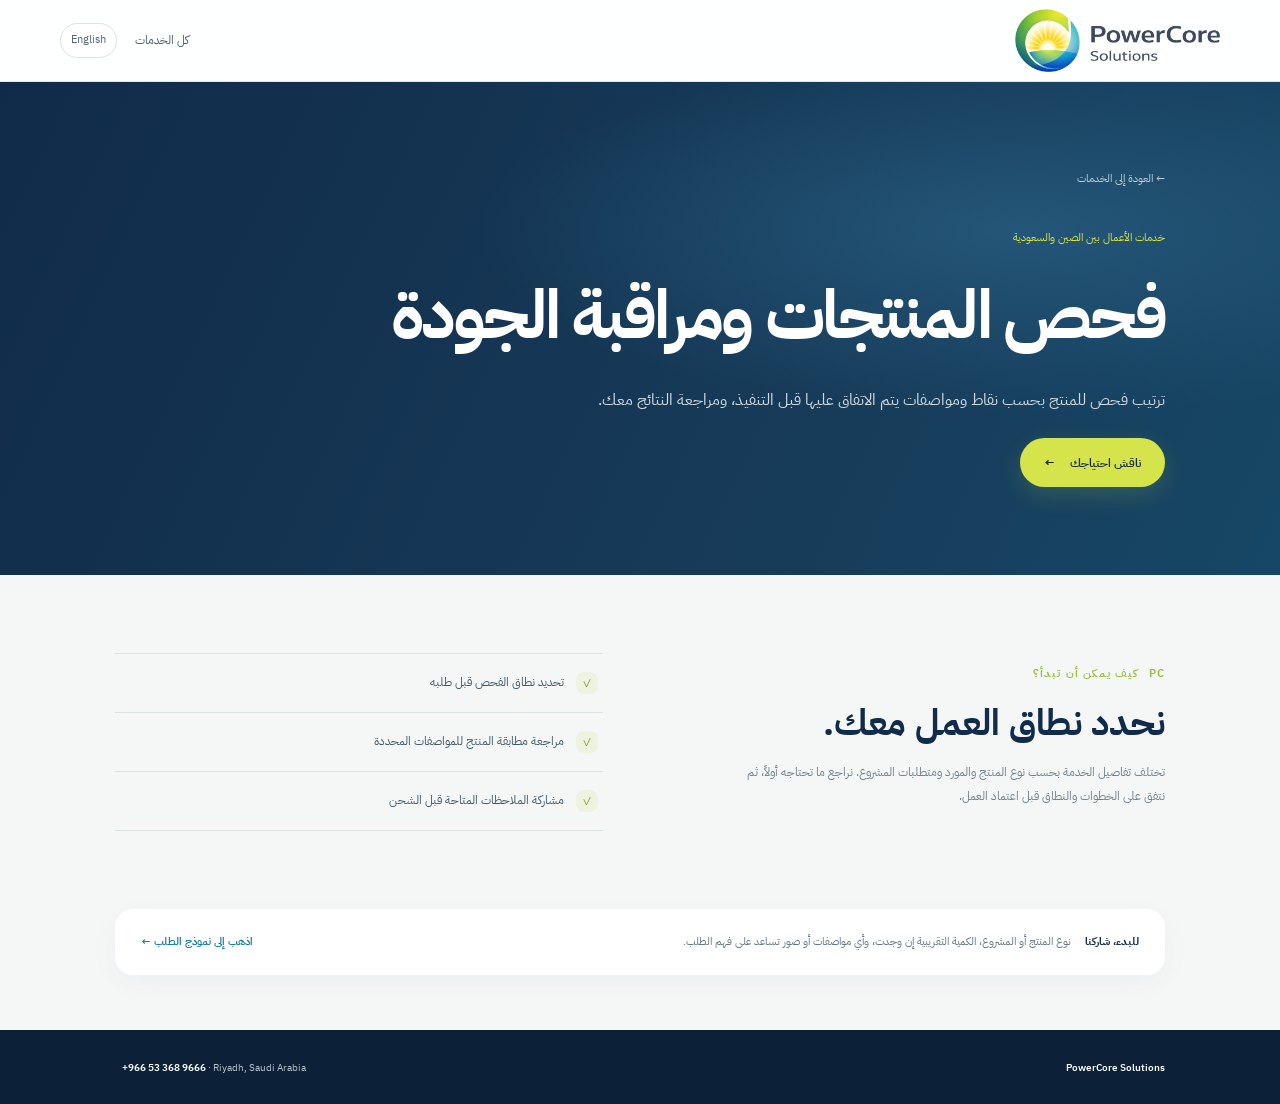
<file: services/quality-inspection.html>
<!doctype html>
<html lang="ar" dir="rtl">
<head><meta charset="utf-8"><meta name="viewport" content="width=device-width,initial-scale=1"><meta name="theme-color" content="#132c4b"><meta name="description" content="ترتيب فحص للمنتج بحسب نقاط ومواصفات يتم الاتفاق عليها قبل التنفيذ، ومراجعة النتائج معك."><title>فحص المنتجات ومراقبة الجودة | PowerCore Solutions</title><link rel="icon" href="../assets/favicon.png"><link rel="preconnect" href="https://fonts.googleapis.com"><link rel="preconnect" href="https://fonts.gstatic.com" crossorigin><link href="https://fonts.googleapis.com/css2?family=IBM+Plex+Sans+Arabic:wght@400;500;600;700&display=swap" rel="stylesheet"><link rel="stylesheet" href="../styles.css"><link rel="stylesheet" href="../motion.css"><link rel="stylesheet" href="../apple-inspired.css"></head>
<body class="service-detail-page"><header class="service-detail-header"><a href="../index.html" aria-label="PowerCore Solutions - الرئيسية"><img src="../assets/powercore-logo.png" alt="PowerCore Solutions"></a><nav><a href="../index.html#services" data-ar="كل الخدمات" data-en="All services">كل الخدمات</a><button id="service-language" type="button" data-title-ar="فحص المنتجات ومراقبة الجودة | PowerCore Solutions" data-title-en="Product inspection and quality control | PowerCore Solutions">English</button></nav></header>
<main><section class="service-detail-hero"><a class="service-detail-back" href="../index.html#services" data-ar="← العودة إلى الخدمات" data-en="← Back to services">← العودة إلى الخدمات</a><div class="service-detail-kicker" data-ar="خدمات الأعمال بين الصين والسعودية" data-en="Business services between China and Saudi Arabia">خدمات الأعمال بين الصين والسعودية</div><h1 data-ar="فحص المنتجات ومراقبة الجودة" data-en="Product inspection and quality control">فحص المنتجات ومراقبة الجودة</h1><p data-ar="ترتيب فحص للمنتج بحسب نقاط ومواصفات يتم الاتفاق عليها قبل التنفيذ، ومراجعة النتائج معك." data-en="Arrange a product inspection against agreed checkpoints and specifications, then review the findings with you.">ترتيب فحص للمنتج بحسب نقاط ومواصفات يتم الاتفاق عليها قبل التنفيذ، ومراجعة النتائج معك.</p><a class="button button-primary" href="../index.html#quote"><span data-ar="ناقش احتياجك" data-en="Discuss your needs">ناقش احتياجك</span><b>←</b></a></section>
<section class="service-detail-content"><div><div class="section-kicker"><span>PC</span><span data-ar="كيف يمكن أن تبدأ؟" data-en="How can we start?">كيف يمكن أن تبدأ؟</span></div><h2 data-ar="نحدد نطاق العمل معك." data-en="We define the scope with you.">نحدد نطاق العمل معك.</h2><p data-ar="تختلف تفاصيل الخدمة بحسب نوع المنتج والمورد ومتطلبات المشروع. نراجع ما تحتاجه أولاً، ثم نتفق على الخطوات والنطاق قبل اعتماد العمل." data-en="Service details depend on the product, supplier, and project requirements. We first review your needs, then agree on scope and steps before work is approved.">تختلف تفاصيل الخدمة بحسب نوع المنتج والمورد ومتطلبات المشروع. نراجع ما تحتاجه أولاً، ثم نتفق على الخطوات والنطاق قبل اعتماد العمل.</p></div><ul class="service-detail-list"><li><span>✓</span><span data-ar="تحديد نطاق الفحص قبل طلبه" data-en="Define inspection scope before arranging it">تحديد نطاق الفحص قبل طلبه</span></li><li><span>✓</span><span data-ar="مراجعة مطابقة المنتج للمواصفات المحددة" data-en="Review the product against specified requirements">مراجعة مطابقة المنتج للمواصفات المحددة</span></li><li><span>✓</span><span data-ar="مشاركة الملاحظات المتاحة قبل الشحن" data-en="Share available findings before shipping">مشاركة الملاحظات المتاحة قبل الشحن</span></li></ul></section>
<aside class="service-detail-note"><b data-ar="للبدء، شاركنا" data-en="To get started, share">للبدء، شاركنا</b><span data-ar="نوع المنتج أو المشروع، الكمية التقريبية إن وجدت، وأي مواصفات أو صور تساعد على فهم الطلب." data-en="The product or project type, approximate quantity if available, and any specifications or images that help explain the request.">نوع المنتج أو المشروع، الكمية التقريبية إن وجدت، وأي مواصفات أو صور تساعد على فهم الطلب.</span><a href="../index.html#quote" data-ar="اذهب إلى نموذج الطلب ←" data-en="Go to the request form →">اذهب إلى نموذج الطلب ←</a></aside></main>
<footer class="service-detail-footer"><a href="../index.html">PowerCore Solutions</a><span>Riyadh, Saudi Arabia · <a dir="ltr" href="tel:+966533689666">+966 53 368 9666</a></span></footer>
<script src="service-language.js" defer></script><script src="../motion.js"></script></body></html>
</file>
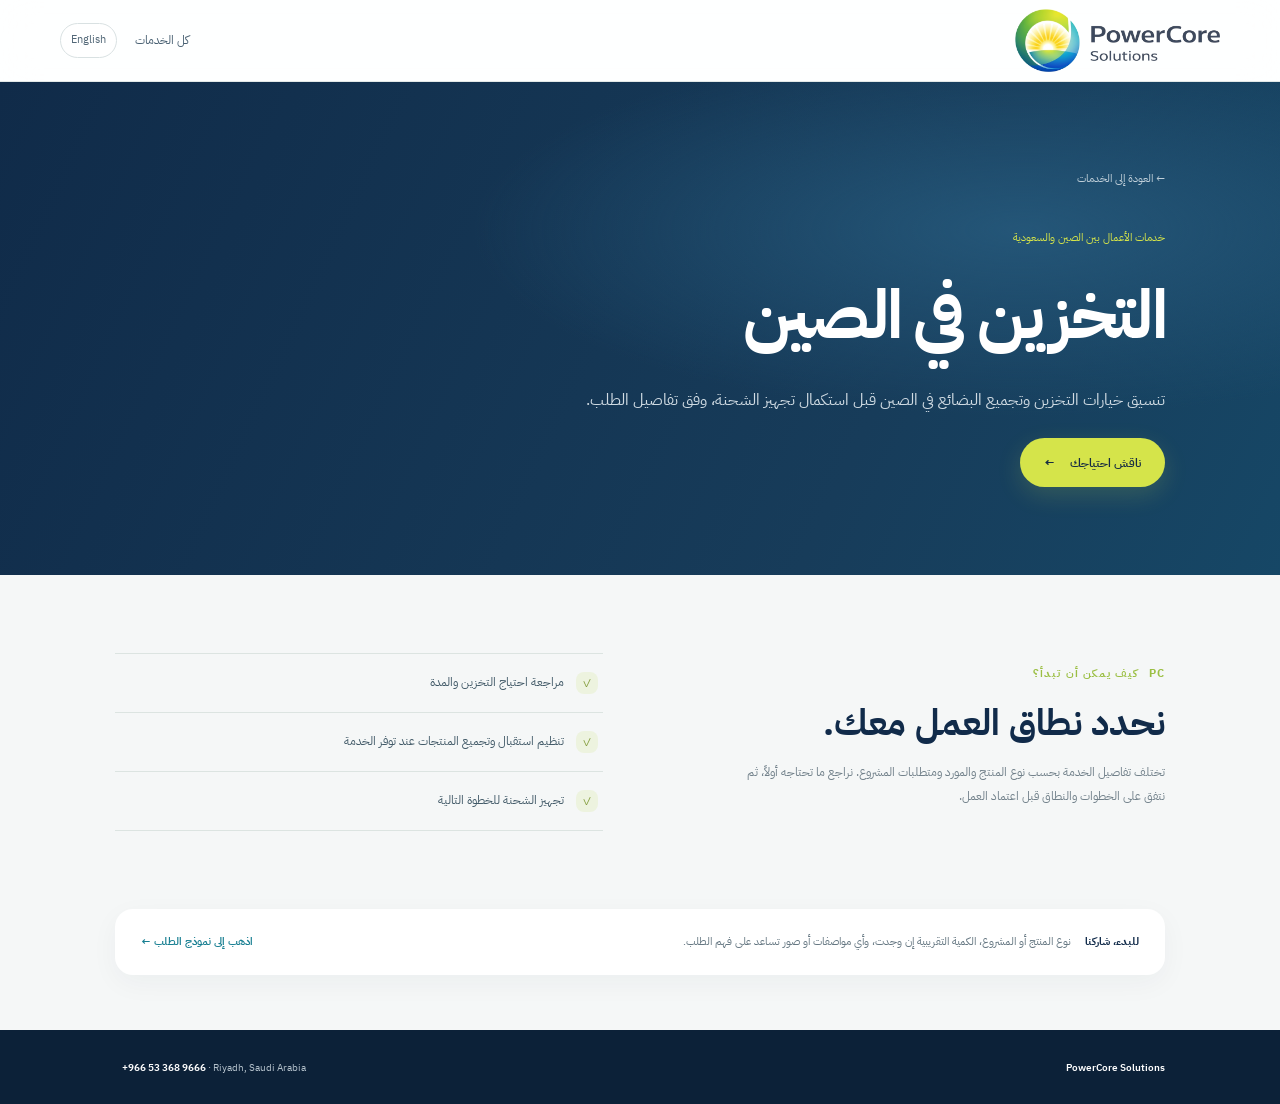
<file: services/warehousing-china.html>
<!doctype html>
<html lang="ar" dir="rtl">
<head><meta charset="utf-8"><meta name="viewport" content="width=device-width,initial-scale=1"><meta name="theme-color" content="#132c4b"><meta name="description" content="تنسيق خيارات التخزين وتجميع البضائع في الصين قبل استكمال تجهيز الشحنة، وفق تفاصيل الطلب."><title>التخزين في الصين | PowerCore Solutions</title><link rel="icon" href="../assets/favicon.png"><link rel="preconnect" href="https://fonts.googleapis.com"><link rel="preconnect" href="https://fonts.gstatic.com" crossorigin><link href="https://fonts.googleapis.com/css2?family=IBM+Plex+Sans+Arabic:wght@400;500;600;700&display=swap" rel="stylesheet"><link rel="stylesheet" href="../styles.css"><link rel="stylesheet" href="../motion.css"><link rel="stylesheet" href="../apple-inspired.css"></head>
<body class="service-detail-page"><header class="service-detail-header"><a href="../index.html" aria-label="PowerCore Solutions - الرئيسية"><img src="../assets/powercore-logo.png" alt="PowerCore Solutions"></a><nav><a href="../index.html#services" data-ar="كل الخدمات" data-en="All services">كل الخدمات</a><button id="service-language" type="button" data-title-ar="التخزين في الصين | PowerCore Solutions" data-title-en="Warehousing in China | PowerCore Solutions">English</button></nav></header>
<main><section class="service-detail-hero"><a class="service-detail-back" href="../index.html#services" data-ar="← العودة إلى الخدمات" data-en="← Back to services">← العودة إلى الخدمات</a><div class="service-detail-kicker" data-ar="خدمات الأعمال بين الصين والسعودية" data-en="Business services between China and Saudi Arabia">خدمات الأعمال بين الصين والسعودية</div><h1 data-ar="التخزين في الصين" data-en="Warehousing in China">التخزين في الصين</h1><p data-ar="تنسيق خيارات التخزين وتجميع البضائع في الصين قبل استكمال تجهيز الشحنة، وفق تفاصيل الطلب." data-en="Coordinate storage and cargo consolidation options in China before shipment preparation, based on the request.">تنسيق خيارات التخزين وتجميع البضائع في الصين قبل استكمال تجهيز الشحنة، وفق تفاصيل الطلب.</p><a class="button button-primary" href="../index.html#quote"><span data-ar="ناقش احتياجك" data-en="Discuss your needs">ناقش احتياجك</span><b>←</b></a></section>
<section class="service-detail-content"><div><div class="section-kicker"><span>PC</span><span data-ar="كيف يمكن أن تبدأ؟" data-en="How can we start?">كيف يمكن أن تبدأ؟</span></div><h2 data-ar="نحدد نطاق العمل معك." data-en="We define the scope with you.">نحدد نطاق العمل معك.</h2><p data-ar="تختلف تفاصيل الخدمة بحسب نوع المنتج والمورد ومتطلبات المشروع. نراجع ما تحتاجه أولاً، ثم نتفق على الخطوات والنطاق قبل اعتماد العمل." data-en="Service details depend on the product, supplier, and project requirements. We first review your needs, then agree on scope and steps before work is approved.">تختلف تفاصيل الخدمة بحسب نوع المنتج والمورد ومتطلبات المشروع. نراجع ما تحتاجه أولاً، ثم نتفق على الخطوات والنطاق قبل اعتماد العمل.</p></div><ul class="service-detail-list"><li><span>✓</span><span data-ar="مراجعة احتياج التخزين والمدة" data-en="Review storage needs and duration">مراجعة احتياج التخزين والمدة</span></li><li><span>✓</span><span data-ar="تنظيم استقبال وتجميع المنتجات عند توفر الخدمة" data-en="Coordinate receiving and consolidating products when available">تنظيم استقبال وتجميع المنتجات عند توفر الخدمة</span></li><li><span>✓</span><span data-ar="تجهيز الشحنة للخطوة التالية" data-en="Prepare cargo for the next step">تجهيز الشحنة للخطوة التالية</span></li></ul></section>
<aside class="service-detail-note"><b data-ar="للبدء، شاركنا" data-en="To get started, share">للبدء، شاركنا</b><span data-ar="نوع المنتج أو المشروع، الكمية التقريبية إن وجدت، وأي مواصفات أو صور تساعد على فهم الطلب." data-en="The product or project type, approximate quantity if available, and any specifications or images that help explain the request.">نوع المنتج أو المشروع، الكمية التقريبية إن وجدت، وأي مواصفات أو صور تساعد على فهم الطلب.</span><a href="../index.html#quote" data-ar="اذهب إلى نموذج الطلب ←" data-en="Go to the request form →">اذهب إلى نموذج الطلب ←</a></aside></main>
<footer class="service-detail-footer"><a href="../index.html">PowerCore Solutions</a><span>Riyadh, Saudi Arabia · <a dir="ltr" href="tel:+966533689666">+966 53 368 9666</a></span></footer>
<script src="service-language.js" defer></script><script src="../motion.js"></script></body></html>
</file>
<file: styles.css>
:root{--navy:#112b4a;--navy2:#173c61;--ink:#25354a;--muted:#6c7886;--lime:#d5e44a;--aqua:#31bac1;--blue:#1391cf;--paper:#f5f7f7;--white:#fff;--line:#dfe5e8;--font:"IBM Plex Sans Arabic",Tahoma,sans-serif}*{box-sizing:border-box}html{scroll-behavior:smooth;scroll-padding-top:84px}body{margin:0;color:var(--ink);font-family:var(--font);background:#fff;line-height:1.7}a{color:inherit;text-decoration:none}button,input,select,textarea{font:inherit}.container{width:min(1160px,calc(100% - 48px));margin-inline:auto}.site-header{height:84px;background:#fff;position:sticky;top:0;z-index:20;border-bottom:1px solid rgba(17,43,74,.08)}.nav-wrap{height:100%;display:flex;align-items:center;justify-content:space-between}.brand img{display:block;width:214px;height:auto}.main-nav{display:flex;align-items:center;gap:35px;font-size:14px;font-weight:500}.main-nav>a:not(.nav-cta){transition:color .2s}.main-nav>a:hover{color:#1596bd}.nav-cta{color:#fff;background:var(--navy);padding:10px 17px;border-radius:4px}.nav-cta span{color:var(--lime);margin-right:7px}.menu-toggle{display:none;border:0;background:none;font-size:25px;color:var(--navy)}.hero{position:relative;overflow:hidden;color:#fff;background:radial-gradient(ellipse at 82% 35%,#214b70 0,transparent 34%),linear-gradient(112deg,#102b49 10%,#153755 59%,#15415d 100%);min-height:600px}.hero:after{content:"";position:absolute;inset:0;opacity:.15;pointer-events:none;background-image:linear-gradient(115deg,transparent 0 63%,rgba(255,255,255,.1) 63.1%,transparent 63.3%),radial-gradient(rgba(255,255,255,.15) .7px,transparent .7px);background-size:auto,18px 18px;mask-image:linear-gradient(90deg,transparent,black)}.hero-grid{position:relative;z-index:1;min-height:530px;display:grid;grid-template-columns:1.05fr .95fr;align-items:center;gap:40px;padding-top:35px;padding-bottom:48px}.hero-copy{max-width:570px;padding-bottom:14px}.eyebrow,.section-kicker{display:flex;align-items:center;gap:11px;font-size:12px;letter-spacing:.04em;color:#b8c8d7}.eyebrow span{width:25px;height:2px;background:var(--lime)}h1,h2,h3,p{margin-top:0}.hero h1{font-size:clamp(40px,5vw,65px);line-height:1.3;letter-spacing:-.04em;margin:23px 0 17px;font-weight:600}.hero h1 em,.section-heading h2 em,.process h2 em,.quote-copy h2 em{font-style:normal;color:var(--lime)}.hero-copy>p{color:#cfdae3;max-width:470px;font-size:16px;line-height:2;margin:0 0 26px}.hero-actions{display:flex;gap:12px;align-items:center}.button{display:inline-flex;align-items:center;justify-content:center;gap:15px;padding:13px 21px;border:1px solid transparent;border-radius:3px;cursor:pointer;font-weight:600;font-size:14px;transition:transform .2s,background .2s}.button:hover{transform:translateY(-2px)}.button-primary{background:var(--lime);color:#172c43}.button-primary:hover{background:#e2ef65}.button-ghost{border-color:rgba(255,255,255,.3);color:white}.hero-note{display:flex;align-items:center;gap:12px;color:#9cb0c3;font-size:12px;margin-top:34px}.note-line{width:39px;height:1px;background:#5c8097}.hero-art{height:420px;position:relative;display:flex;align-items:center;justify-content:center}.art-glow{position:absolute;width:345px;height:345px;border-radius:50%;background:radial-gradient(circle,rgba(34,158,190,.28),rgba(34,158,190,.03) 68%,transparent 70%);border:1px solid rgba(158,207,210,.12);box-shadow:0 0 0 34px rgba(255,255,255,.018),0 0 0 68px rgba(255,255,255,.015)}.route{position:absolute;width:340px;height:188px;border:1px dashed rgba(199,228,211,.58);border-color:rgba(199,228,211,.58) transparent transparent;border-radius:50%;transform:rotate(-25deg);top:92px;right:62px}.route-front{transform:rotate(18deg);width:250px;height:122px;top:190px;right:170px;opacity:.55}.pin{position:absolute;display:grid;justify-items:center;gap:8px;font-size:13px;color:#d9e4e9}.pin-dot{width:13px;height:13px;border-radius:50%;background:var(--lime);box-shadow:0 0 0 8px rgba(213,228,74,.13),0 0 18px rgba(213,228,74,.6)}.pin-china{top:91px;left:78px}.pin-saudi{bottom:87px;right:82px}.cargo-card{position:relative;z-index:2;width:276px;padding:21px;background:rgba(255,255,255,.95);color:var(--navy);border:1px solid rgba(255,255,255,.7);border-radius:8px;box-shadow:0 24px 65px rgba(0,0,0,.25);transform:rotate(-3deg)}.cargo-top{display:flex;gap:9px;align-items:center;font-size:11px;color:#697b8a}.cargo-icon{width:25px;height:25px;border-radius:7px;background:#eff4df;display:grid;place-items:center;color:#85a72c}.live-dot{margin-right:auto;width:6px;height:6px;border-radius:50%;background:#6db66c}.cargo-path{display:flex;align-items:center;justify-content:space-between;margin:24px 0 15px;font-size:13px;font-weight:600}.path-line{height:2px;width:112px;background:#d4dfe4;position:relative}.path-line:before,.path-line:after{content:"";position:absolute;top:-3px;width:7px;height:7px;border-radius:50%;background:#28b3b7}.path-line:before{right:0}.path-line:after{left:0;background:#a6c93b}.path-line i{position:absolute;width:5px;height:5px;background:#99afb9;border-radius:50%;top:-2px;left:35%;box-shadow:19px 0 #99afb9,38px 0 #99afb9}.cargo-caption{border-top:1px solid #e7ecef;padding-top:11px;color:#81909b;font-size:10px}.floating-badge{position:absolute;z-index:3;display:flex;align-items:center;gap:10px;padding:10px 14px;background:rgba(255,255,255,.96);color:var(--navy);border-radius:5px;box-shadow:0 12px 32px rgba(0,0,0,.16)}.badge-quality{top:45px;right:39px}.badge-service{bottom:50px;left:16px}.badge-mark{width:29px;height:29px;border-radius:50%;display:grid;place-items:center;background:#eff6cc;color:#739432}.floating-badge b,.floating-badge small{display:block;line-height:1.4}.floating-badge b{font-size:10px}.floating-badge small{font-size:9px;color:#8996a0}.hero-bottom{position:relative;z-index:2;border-top:1px solid rgba(255,255,255,.13)}.hero-bottom-inner{height:65px;display:flex;align-items:center;justify-content:space-between;color:#a9bbc9;font-size:12px}.hero-bottom a{color:#fff}.hero-bottom b{color:var(--lime);margin-right:9px}.section-pad{padding:100px 0}.intro{background:#fff}.intro-grid{display:grid;grid-template-columns:.6fr 2.4fr .45fr;gap:36px;align-items:start}.section-kicker{color:#80909d}.section-kicker>span{color:#9bbf43;font-size:11px;font-weight:700;letter-spacing:.1em}.intro-main h2,.process h2{font-size:clamp(34px,4vw,50px);line-height:1.38;color:var(--navy);font-weight:600;letter-spacing:-.035em;margin:-15px 0 17px}.intro-main h2 span{color:#688093}.intro-lower{display:grid;grid-template-columns:1.1fr .8fr;gap:60px;align-items:center}.intro-lower p{font-size:14px;color:#6d7a85;line-height:2.1;margin:0;max-width:570px}.text-link{display:inline-flex;align-items:center;gap:18px;font-size:13px;font-weight:600;color:#167fa5;white-space:nowrap}.text-link span{font-size:20px;transition:transform .2s}.text-link:hover span{transform:translateX(-4px)}.intro-stamp{width:105px;height:105px;border:1px solid #dbe5e5;border-radius:50%;display:flex;flex-direction:column;justify-content:center;align-items:center;text-align:center;color:#527078;font-size:11px;line-height:1.6;transform:rotate(-9deg);margin-top:45px}.stamp-sun{font-size:22px;color:#bfd23d}.services{background:var(--navy);color:white;position:relative;overflow:hidden}.services:before{content:"";position:absolute;width:480px;height:480px;border:1px solid rgba(255,255,255,.035);border-radius:50%;top:-260px;left:-230px;box-shadow:0 0 0 50px rgba(255,255,255,.015),0 0 0 100px rgba(255,255,255,.012)}.services>.container{position:relative}.section-heading{display:flex;justify-content:space-between;align-items:end;margin-bottom:41px}.section-kicker.light{color:#9cb2c4}.section-heading h2,.quote-copy h2{font-size:clamp(34px,4vw,48px);line-height:1.4;margin:9px 0 0;font-weight:600;letter-spacing:-.03em}.section-heading>p{max-width:340px;color:#afbfcb;font-size:13px;line-height:2;margin:0 0 4px}.service-grid{display:grid;grid-template-columns:repeat(5,1fr);border-top:1px solid rgba(255,255,255,.15);border-right:1px solid rgba(255,255,255,.15)}.service-card{position:relative;min-height:221px;padding:22px 19px 20px;border-left:1px solid rgba(255,255,255,.15);border-bottom:1px solid rgba(255,255,255,.15);background:rgba(255,255,255,.015);transition:background .25s,transform .25s}.service-card:hover{background:rgba(255,255,255,.08);transform:translateY(-3px)}.service-card.featured{background:rgba(213,228,74,.08)}.service-icon{width:39px;height:39px;border:1px solid rgba(213,228,74,.4);color:var(--lime);display:grid;place-items:center;font-size:19px;border-radius:50%;margin:8px 0 17px}.service-card h3{font-size:14px;font-weight:600;margin:0 0 7px}.service-card p{font-size:11px;color:#a5b5c1;line-height:1.9;margin:0;min-height:42px}.service-card>a{position:absolute;left:17px;bottom:14px;color:var(--lime);font-size:17px}.services-foot{display:flex;align-items:center;gap:13px;color:#bbcad4;font-size:12px;padding-top:28px}.foot-star{color:var(--lime);font-size:20px}.services-foot a{margin-right:auto;color:var(--lime)}.services-foot b{margin-right:10px;font-size:18px}.process{background:#f4f6f5}.process-grid{display:grid;grid-template-columns:.9fr 1.1fr;gap:100px}.process-copy h2{margin:18px 0 14px}.process-copy h2 em{color:#97b747}.process-copy>p{max-width:335px;color:#71808b;font-size:14px;line-height:2;margin-bottom:22px}.steps{border-top:1px solid #d8e0e1}.step{display:grid;grid-template-columns:1fr 25px;align-items:start;gap:17px;padding:20px 0;border-bottom:1px solid #d8e0e1}.step h3{font-size:15px;color:#233b53;margin:0 0 3px}.step p{font-size:12px;color:#7b8991;margin:0}.step-arrow{font-size:18px;color:#8eaa42}.quote-section{background:linear-gradient(112deg,#142f4e,#18415f);color:white;padding:87px 0;position:relative;overflow:hidden}.quote-section:after{content:"";position:absolute;left:-100px;bottom:-300px;width:550px;height:550px;border-radius:50%;border:1px solid rgba(255,255,255,.07);box-shadow:0 0 0 40px rgba(255,255,255,.02),0 0 0 80px rgba(255,255,255,.015)}.quote-wrap{position:relative;z-index:1;display:grid;grid-template-columns:.82fr 1.18fr;gap:100px;align-items:center}.quote-copy h2{font-size:clamp(39px,4.3vw,55px);margin:13px 0}.quote-copy p{font-size:14px;color:#b9c8d4;line-height:2;max-width:350px}.quote-aside{display:flex;align-items:center;gap:11px;margin-top:42px;color:#94aabd;font-size:11px}.quote-aside i{width:4px;height:4px;border-radius:50%;background:var(--lime)}.quote-form{background:white;color:var(--ink);padding:31px 34px;border-radius:5px;box-shadow:0 22px 65px rgba(0,0,0,.17)}.form-heading{display:flex;justify-content:space-between;align-items:baseline;border-bottom:1px solid #e6ebed;padding-bottom:15px;margin-bottom:16px}.form-heading>span{font-size:18px;font-weight:600;color:var(--navy)}.form-heading small{font-size:10px;color:#8d99a1}.quote-form label{display:block;font-size:11px;color:#516372;margin:13px 0}.quote-form input,.quote-form select,.quote-form textarea{display:block;width:100%;margin-top:6px;border:1px solid #e0e6e7;background:#fbfcfc;border-radius:3px;padding:10px 12px;outline:none;color:#30475a;font-size:12px;transition:border .2s}.quote-form input:focus,.quote-form select:focus,.quote-form textarea:focus{border-color:#55b4b2}.quote-form input::placeholder,.quote-form textarea::placeholder{color:#a8b2b9}.quote-form textarea{resize:vertical;min-height:72px}.form-row{display:grid;grid-template-columns:1fr 1fr;gap:13px}.form-submit{width:100%;margin-top:5px}.form-hint{color:#9ba5aa;font-size:10px;text-align:center;margin:9px 0 0}.site-footer{background:#0c2138;color:#fff}.footer-main{display:grid;grid-template-columns:1.2fr 1.4fr .7fr 1fr;gap:40px;align-items:center;padding:42px 0}.footer-brand img{display:block;width:190px;height:auto;background:#fff;padding:7px;border-radius:4px;opacity:1}.footer-main>p{font-size:11px;line-height:2;color:#a5b6c5;margin:0}.footer-links{display:grid;gap:6px;font-size:11px;color:#b1c0cd}.footer-contact{display:grid;gap:8px;font-size:11px;color:#9dabb8}.footer-contact a{color:white}.footer-contact b{color:var(--lime);font-size:17px;margin-right:7px}.footer-bottom{border-top:1px solid rgba(255,255,255,.1);display:flex;justify-content:space-between;padding:14px 0;color:#8296a8;font-size:10px}.footer-bottom a{color:#acbac7}
@media(max-width:950px){.main-nav{gap:20px}.hero-grid{gap:8px}.hero-art{transform:scale(.88);transform-origin:center right}.service-grid{grid-template-columns:repeat(3,1fr)}.process-grid,.quote-wrap{gap:50px}.footer-main{gap:24px}.intro-grid{grid-template-columns:.4fr 2.2fr .4fr;gap:22px}}
@media(max-width:700px){html{scroll-padding-top:70px}.container{width:min(100% - 36px,540px)}.site-header{height:70px}.brand img{width:180px}.menu-toggle{display:block}.main-nav{display:none;position:absolute;top:70px;left:0;right:0;padding:18px;background:#fff;box-shadow:0 12px 18px #102b4917;align-items:stretch;gap:0}.main-nav.open{display:flex;flex-direction:column}.main-nav>a:not(.nav-cta){padding:10px 8px;border-bottom:1px solid #eef1f2}.nav-cta{text-align:center;margin-top:12px}.hero-grid{display:flex;flex-direction:column;align-items:stretch;padding-top:62px;padding-bottom:10px;gap:8px}.hero{min-height:auto}.hero-copy{padding:0}.hero h1{font-size:43px;margin-top:18px}.hero-copy>p{font-size:14px}.hero-art{height:320px;transform:scale(.82);transform-origin:center center;margin:-6px -30px -18px}.hero-bottom-inner{height:auto;min-height:58px;font-size:10px;gap:15px}.section-pad{padding:70px 0}.intro-grid{grid-template-columns:1fr;gap:20px}.intro-main h2{margin:0 0 12px;font-size:39px}.intro-stamp{display:none}.intro-lower{grid-template-columns:1fr;gap:17px}.section-heading{display:block}.section-heading h2,.quote-copy h2{font-size:37px}.section-heading>p{margin-top:13px}.service-grid{grid-template-columns:repeat(2,1fr)}.service-card{min-height:212px;padding:18px 14px}.service-card h3{font-size:13px}.service-card p{font-size:10px}.services-foot{align-items:flex-start;flex-wrap:wrap}.services-foot a{width:100%;margin:0 33px 0 0}.process-grid,.quote-wrap{grid-template-columns:1fr;gap:35px}.process-copy h2{font-size:42px}.quote-section{padding:66px 0}.quote-aside{margin-top:24px}.quote-form{padding:23px 18px}.form-heading{display:grid;gap:3px}.form-row{grid-template-columns:1fr;gap:0}.footer-main{grid-template-columns:1fr 1fr;gap:25px;padding:34px 0}.footer-brand img{width:160px}.footer-bottom{font-size:9px;gap:10px}.footer-bottom span{max-width:75%}}
@media(max-width:380px){.hero h1{font-size:36px}.hero-actions{align-items:stretch;flex-direction:column}.button{width:100%}.hero-art{transform:scale(.7);margin:-30px -50px}.service-grid{grid-template-columns:1fr}.service-card{min-height:180px}.footer-main{grid-template-columns:1fr}.footer-links{grid-template-columns:repeat(3,1fr)}}

/* Project journey and service finder */
.journey{background:#f4f7f6;position:relative;overflow:hidden}.journey-heading{display:flex;justify-content:space-between;align-items:end;gap:40px;margin-bottom:44px}.journey-heading h2,.assistant-intro h2{font-size:clamp(34px,4vw,48px);line-height:1.4;color:var(--navy);margin:10px 0 0;letter-spacing:-.03em}.journey-heading h2 em,.assistant-intro h2 em{font-style:normal;color:#98b54a}.journey-heading>p{max-width:360px;color:#74838c;font-size:13px;line-height:2;margin:0 0 5px}.journey-track{display:flex;align-items:stretch;gap:12px}.journey-step{position:relative;flex:1;min-width:0;background:#fff;padding:23px 20px 21px;border:1px solid #e3e9e8;border-radius:4px;min-height:218px;box-shadow:0 9px 24px rgba(22,54,72,.035)}.journey-icon{width:40px;height:40px;border-radius:50%;background:#f1f5e3;color:#83a33d;display:grid;place-items:center;font-size:20px;margin-bottom:14px}.journey-tag{font-size:9px;color:#168ca5;background:#eaf5f5;padding:4px 8px;border-radius:2px}.journey-step h3{font-size:14px;color:#1c3852;margin:11px 0 5px}.journey-step p{font-size:11px;color:#7b8991;line-height:1.9;margin:0}.journey-connector{align-self:center;color:#a6bd4d;font-size:20px;flex:0 0 14px}.journey-note{display:flex;align-items:center;gap:9px;color:#7a878e;font-size:11px;margin-top:19px}.journey-note span{color:#a3bf43;font-size:17px}.assistant-section{background:#fff}.assistant-grid{display:grid;grid-template-columns:.8fr 1.2fr;gap:75px;align-items:center}.assistant-intro h2{margin:14px 0}.assistant-intro>p{font-size:13px;color:#73818a;line-height:2;max-width:350px}.assistant-aside{display:flex;align-items:center;gap:10px;color:#859198;font-size:10px;margin-top:25px}.assistant-spark{font-size:20px;color:#a5bf43}.assistant-card{background:#f7f9f8;border:1px solid #e4eae8;border-radius:5px;padding:25px 27px;box-shadow:0 14px 40px rgba(20,51,70,.06)}.assistant-card-top{display:flex;align-items:center;justify-content:space-between;margin-bottom:14px;color:var(--navy);font-size:16px;font-weight:600}.assistant-count{color:#a0aab0;font-size:10px;font-weight:400}.goal-options{display:grid;gap:8px}.goal-option{display:grid;grid-template-columns:36px 1fr 20px;gap:12px;align-items:center;width:100%;text-align:right;padding:11px 13px;border:1px solid #e4e9e8;background:#fff;border-radius:3px;color:#344c60;cursor:pointer;transition:border-color .2s,background .2s}.goal-option:hover,.goal-option[aria-pressed=true]{border-color:#aec64c;background:#fbfced}.goal-icon{width:34px;height:34px;display:grid;place-items:center;background:#f0f4e4;border-radius:50%;color:#8aa541;font-size:18px}.goal-option b,.goal-option small{display:block;line-height:1.6}.goal-option b{font-size:12px;font-weight:600}.goal-option small{font-size:10px;color:#85929a}.goal-option i{font-style:normal;color:#96b23e;font-size:17px}.assistant-followups{display:grid;grid-template-columns:1fr 1fr;gap:12px;margin:17px 0}.assistant-followups label{font-size:10px;color:#647580}.assistant-followups select{display:block;width:100%;margin-top:6px;padding:9px 10px;border:1px solid #dfe6e4;border-radius:3px;background:#fff;color:#344c60;font:inherit;font-size:11px}.recommendations{border-top:1px solid #e1e7e5;margin-top:18px;padding-top:16px}.recommendations-title{display:flex;justify-content:space-between;align-items:center;font-size:13px;font-weight:600;color:var(--navy)}.recommendations-title button{border:0;background:none;color:#168ca5;font:inherit;font-size:10px;cursor:pointer}.recommendation-chips{display:flex;flex-wrap:wrap;gap:7px;margin-top:12px}.recommendation-chip{border:1px solid #dce6d4;border-radius:20px;padding:5px 10px;color:#536a42;background:#f6f9ee;font-size:10px}.recommendation-note{font-size:10px;color:#89959b;margin:12px 0}.assistant-cta{font-size:12px;padding:10px 15px}.assistant-card [hidden]{display:none!important}
@media(max-width:950px){.journey-step{padding:20px 15px}.journey-track{gap:7px}.journey-connector{flex-basis:9px}.assistant-grid{gap:38px}}
@media(max-width:700px){.journey-heading{display:block;margin-bottom:27px}.journey-heading h2,.assistant-intro h2{font-size:38px}.journey-heading>p{margin-top:12px}.journey-track{display:grid;grid-template-columns:1fr;gap:0;padding-right:12px}.journey-step{min-height:0;padding:17px 18px;margin-bottom:8px}.journey-step p{max-width:340px}.journey-connector{display:none}.journey-track:before{content:"";position:absolute;border-right:1px dashed #b9cb75;margin-right:0;height:calc(100% - 44px)}.journey-step{z-index:1}.journey-note{align-items:flex-start}.assistant-grid{grid-template-columns:1fr;gap:25px}.assistant-intro>p{max-width:none}.assistant-aside{margin-top:15px}.assistant-card{padding:20px 16px}.assistant-followups{grid-template-columns:1fr;gap:8px}}
.journey-track:before{display:none}

/* FAQ */
.faq-section{background:#f4f7f6}.faq-grid{display:grid;grid-template-columns:.72fr 1.28fr;gap:90px;align-items:start}.faq-intro h2{font-size:clamp(35px,4vw,48px);line-height:1.4;color:var(--navy);margin:13px 0;letter-spacing:-.03em}.faq-intro h2 em{font-style:normal;color:#98b54a}.faq-intro>p{font-size:13px;color:#74838c;line-height:2;max-width:320px;margin-bottom:17px}.faq-list{border-top:1px solid #dce4e3}.faq-item{border-bottom:1px solid #dce4e3}.faq-item summary{list-style:none;cursor:pointer;display:flex;align-items:center;justify-content:space-between;gap:20px;padding:18px 2px;color:#243d54;font-size:13px;font-weight:600}.faq-item summary::-webkit-details-marker{display:none}.faq-item summary i{width:24px;height:24px;border:1px solid #d5dfd9;border-radius:50%;position:relative;flex:0 0 24px;transition:transform .2s,background .2s,border-color .2s}.faq-item summary i:before,.faq-item summary i:after{content:"";position:absolute;width:9px;height:1px;background:#8ca443;top:11px;right:7px}.faq-item summary i:after{transform:rotate(90deg);transition:transform .2s}.faq-item[open] summary i{background:#eff4dc;border-color:#d2dfad}.faq-item[open] summary i:after{transform:rotate(0)}.faq-item summary:hover{color:#1485a5}.faq-item summary:focus-visible{outline:2px solid #71b8b0;outline-offset:3px;border-radius:3px}.faq-answer{padding:0 2px 16px;animation:faq-in .2s ease-out}.faq-answer p{font-size:12px;line-height:2;color:#71818a;margin:0;max-width:620px}@keyframes faq-in{from{opacity:.35;transform:translateY(-3px)}to{opacity:1;transform:translateY(0)}}
@media(max-width:700px){.faq-grid{grid-template-columns:1fr;gap:25px}.faq-intro h2{font-size:38px}.faq-intro>p{max-width:none}.faq-item summary{font-size:12px;padding:15px 2px}.faq-answer p{font-size:11px}}
.floating-whatsapp{position:fixed;z-index:30;left:22px;bottom:22px;display:flex;align-items:center;gap:9px;padding:11px 17px;background:#198f63;color:#fff;border:1px solid rgba(255,255,255,.5);border-radius:40px;box-shadow:0 8px 25px rgba(13,67,54,.26);font-size:12px;font-weight:600;transition:transform .2s,background .2s}.floating-whatsapp:hover{background:#147a55;transform:translateY(-3px)}.whatsapp-icon{width:19px;height:19px;fill:currentColor}.floating-whatsapp:focus-visible{outline:3px solid #d5e44a;outline-offset:3px}@media(max-width:700px){.floating-whatsapp{left:14px;bottom:14px;padding:11px 15px}.whatsapp-label{font-size:11px}}

/* Supply examples */
.showcase{background:#fff}.showcase-heading{display:flex;justify-content:space-between;align-items:end;gap:40px;margin-bottom:37px}.showcase-heading h2{font-size:clamp(34px,4vw,47px);line-height:1.4;color:var(--navy);margin:10px 0 0;letter-spacing:-.03em}.showcase-heading h2 em{font-style:normal;color:#98b54a}.showcase-heading>p{max-width:360px;color:#74838c;font-size:12px;line-height:2;margin:0 0 5px}.showcase-grid{display:grid;grid-template-columns:repeat(3,1fr);gap:19px}.showcase-card{border:1px solid #e5e9e8;background:#fff;transition:transform .25s,box-shadow .25s}.showcase-card:hover{transform:translateY(-4px);box-shadow:0 14px 30px rgba(20,51,70,.09)}.showcase-art{height:190px;position:relative;overflow:hidden;background:#eaf1ed}.art-sheen{position:absolute;inset:0;background:linear-gradient(125deg,transparent 40%,rgba(255,255,255,.52) 40.5%,transparent 42%,transparent 68%,rgba(255,255,255,.2) 68.5%,transparent 70%);pointer-events:none}.art-ppf{background:linear-gradient(145deg,#eaf2ec,#cdded9)}.film-roll{position:absolute;width:177px;height:92px;right:calc(50% - 88px);top:57px;border-radius:8px;background:linear-gradient(160deg,#eaf2ed 0%,#b6cbc8 28%,#f4f7f2 49%,#91aaa8 51%,#d6e2db 76%,#9ab0ad 100%);box-shadow:0 18px 23px rgba(29,61,62,.2);transform:rotate(-12deg)}.film-roll:before{content:"";position:absolute;left:-34px;top:0;width:67px;height:92px;border-radius:50%;background:radial-gradient(ellipse at center,#829c99 0 17%,#e1ebe4 19% 29%,#a5bbb4 32% 51%,#eff4ef 55% 70%,#9db2ad 74%);box-shadow:inset -7px 0 12px rgba(32,69,67,.22)}.film-roll:after{content:"";position:absolute;left:calc(100% - 2px);top:0;width:26px;height:92px;background:linear-gradient(90deg,rgba(239,247,242,.8),rgba(255,255,255,.1));border-radius:0 8px 8px 0}.film-roll i{position:absolute;width:110px;height:1px;background:rgba(255,255,255,.8);left:18px;top:29px;transform:rotate(2deg)}.art-thermal{background:linear-gradient(145deg,#e8eff3,#c8d9e1)}.glass-panel{position:absolute;width:206px;height:124px;left:calc(50% - 103px);top:39px;border:7px solid #55778a;border-radius:59% 48% 9px 9px;background:linear-gradient(145deg,rgba(198,231,233,.75),rgba(54,112,137,.68));box-shadow:0 15px 22px rgba(26,58,75,.19);overflow:hidden}.glass-panel:before{content:"";position:absolute;left:-18px;right:-18px;bottom:0;height:15px;background:#385a6b;transform:skewY(-5deg)}.glass-panel i{position:relative;display:inline-block;width:1px;height:100%;margin-right:27px;background:rgba(255,255,255,.25);transform:rotate(14deg)}.glass-panel b{position:absolute;width:100px;height:100px;border-radius:50%;background:radial-gradient(circle at 32% 28%,rgba(255,255,255,.68),rgba(255,255,255,0) 63%);top:-39px;right:14px}.film-strip{position:absolute;width:220px;height:13px;background:linear-gradient(90deg,#7d9ba5,#e6f0eb,#698b96);border-radius:10px;bottom:23px;right:calc(50% - 110px);transform:rotate(-8deg);box-shadow:0 7px 12px rgba(34,70,80,.2)}.art-logistics{background:linear-gradient(145deg,#edf0e6,#d9e2c4)}.box{position:absolute;bottom:34px;width:84px;height:80px;background:linear-gradient(135deg,#d9b987,#b9915e);clip-path:polygon(0 20%,50% 0,100% 20%,100% 80%,50% 100%,0 80%);filter:drop-shadow(0 10px 9px rgba(71,64,38,.16))}.box:after{content:"";position:absolute;width:12px;height:45px;top:5px;left:calc(50% - 6px);background:rgba(255,246,215,.55);transform:skewY(-28deg)}.box-back{width:74px;height:70px;right:calc(50% - 19px);bottom:70px;background:linear-gradient(135deg,#c9ab79,#9e8052)}.box-left{right:calc(50% - 94px);bottom:34px}.box-front{right:calc(50% + 7px);bottom:34px;background:linear-gradient(135deg,#e1c99f,#b18d5e)}.showcase-copy{padding:18px 19px 20px}.showcase-category{font-size:9px;color:#168da3;margin-bottom:7px}.showcase-copy h3{font-size:15px;color:#1d3b53;margin:0 0 6px}.showcase-copy p{font-size:11px;line-height:1.9;color:#7a878f;margin:0 0 15px;min-height:42px}.showcase-tag{display:inline-block;padding:4px 9px;background:#f3f6e8;color:#778e3c;border-radius:2px;font-size:9px}
@media(max-width:950px){.showcase-grid{gap:12px}.showcase-copy{padding:16px 14px}.showcase-copy h3{font-size:13px}}
@media(max-width:700px){.showcase-heading{display:block;margin-bottom:25px}.showcase-heading h2{font-size:38px}.showcase-heading>p{margin-top:12px}.showcase-grid{grid-template-columns:1fr;gap:14px}.showcase-art{height:180px}.showcase-copy p{min-height:0}.showcase-copy h3{font-size:15px}}
.showcase-product{position:absolute;inset:0;z-index:1;width:100%;height:100%;object-fit:contain;padding:10px 13px;filter:drop-shadow(0 10px 11px rgba(25,42,50,.18))}.art-ppf{background:linear-gradient(145deg,#eff0e8,#d7ded5)}.art-thermal{background:linear-gradient(145deg,#e5edf0,#cbdbe1)}

.case-studies{background:#f5f7f4}.case-heading{display:flex;justify-content:space-between;align-items:end;gap:40px;margin-bottom:36px}.case-heading h2{font-size:clamp(34px,4vw,47px);line-height:1.4;color:var(--navy);margin:10px 0 0;letter-spacing:-.03em}.case-heading h2 em{font-style:normal;color:#98b54a}.case-heading>p{max-width:390px;color:#74838c;font-size:12px;line-height:2;margin:0 0 5px}.case-grid{display:grid;grid-template-columns:repeat(2,minmax(0,1fr));gap:22px}.case-card{display:grid;grid-template-columns:40% 1fr;min-height:240px;background:#fff;border:1px solid #e5e9e8;overflow:hidden}.case-image{position:relative;min-height:240px;display:flex;align-items:center;justify-content:center;padding:15px}.case-image-ppf{background:linear-gradient(145deg,#e7ece5,#cbd7d0)}.case-image-tint{background:linear-gradient(145deg,#e6edf0,#c8d9e0)}.case-image img{width:100%;height:100%;max-height:210px;object-fit:contain;filter:drop-shadow(0 12px 12px rgba(25,42,50,.18))}.case-body{padding:23px 22px;align-self:center}.case-index{font-size:9px;letter-spacing:.1em;color:#168da3}.case-body h3{font-size:16px;color:#1d3b53;margin:9px 0}.case-body p{font-size:11px;line-height:1.9;color:#74838c;margin:0 0 14px}.case-services{display:flex;flex-wrap:wrap;gap:6px}.case-services span{padding:5px 8px;background:#f1f5e8;color:#71883e;border-radius:2px;font-size:9px}.case-note{display:flex;align-items:center;gap:10px;margin-top:22px;padding:13px 16px;border-inline-start:3px solid #cfe14b;background:#fff}.case-note>span{color:#9cb54a}.case-note p{margin:0;color:#667781;font-size:11px;line-height:1.8}.case-note a{color:#1d7284;text-decoration:underline;text-underline-offset:3px}
@media(max-width:900px){.case-grid{grid-template-columns:1fr}.case-card{min-height:220px}.case-image{min-height:220px}}
@media(max-width:700px){.case-heading{display:block;margin-bottom:24px}.case-heading h2{font-size:38px}.case-heading>p{margin-top:12px}.case-card{grid-template-columns:1fr}.case-image{min-height:185px;height:185px}.case-body{padding:19px}.case-note{align-items:flex-start}}
.request-guide{margin-top:28px;padding:18px 20px;background:rgba(255,255,255,.07);border:1px solid rgba(255,255,255,.14);max-width:430px}.request-guide h3{font-size:13px;color:#fff;margin:0 0 10px}.request-guide ul{list-style:none;padding:0;margin:0;display:grid;gap:7px}.request-guide li{position:relative;padding-inline-start:18px;color:#cad7e0;font-size:11px;line-height:1.8}.request-guide li:before{content:"✓";position:absolute;inset-inline-start:0;color:var(--lime)}.request-guide>p{font-size:10px;color:#9db1c1;line-height:1.8;margin:12px 0 0}
.audiences{background:#f5f7f4}.audiences-heading{display:flex;justify-content:space-between;align-items:end;gap:40px;margin-bottom:34px}.audiences-heading h2{font-size:clamp(34px,4vw,46px);line-height:1.35;color:var(--navy);margin:10px 0 0;letter-spacing:-.03em}.audiences-heading h2 em{font-style:normal;color:#98b54a}.audiences-heading>p{max-width:385px;color:#74838c;font-size:12px;line-height:2;margin:0 0 5px}.audience-grid{display:grid;grid-template-columns:repeat(4,minmax(0,1fr));gap:14px}.audience-card{position:relative;padding:22px 19px 18px;background:#fff;border:1px solid #e5e9e8;display:flex;flex-direction:column;min-height:285px;transition:transform .2s,box-shadow .2s}.audience-card:hover{transform:translateY(-4px);box-shadow:0 14px 28px rgba(20,51,70,.08)}.audience-icon{display:grid;place-items:center;width:38px;height:38px;margin:5px 0 12px;background:#edf3df;color:#7f9837;font-size:19px}.audience-card h3{font-size:14px;line-height:1.6;color:#1d3b53;margin:0 0 7px}.audience-card>p{min-height:55px;font-size:10px;line-height:1.9;color:#78868c;margin:0 0 12px}.audience-tags{display:flex;flex-wrap:wrap;gap:5px;margin-bottom:16px}.audience-tags span{padding:4px 6px;background:#f3f6f7;color:#607381;font-size:8px;border-radius:2px}.audience-card>a{margin-top:auto;color:#147d91;font-size:10px;font-weight:600}.audience-card>a b{color:#93ad3b;margin-inline-start:5px;font-size:15px}
@media(max-width:950px){.audience-grid{grid-template-columns:repeat(2,minmax(0,1fr))}}
@media(max-width:700px){.audiences-heading{display:block;margin-bottom:24px}.audiences-heading h2{font-size:38px}.audiences-heading>p{margin-top:12px}.audience-grid{grid-template-columns:1fr}.audience-card{min-height:0;padding:19px}.audience-card>p{min-height:0}}
.trust{background:#fff}.trust-heading{display:flex;justify-content:space-between;align-items:end;gap:40px;margin-bottom:33px}.trust-heading h2{font-size:clamp(34px,4vw,46px);line-height:1.35;color:var(--navy);margin:10px 0 0;letter-spacing:-.03em}.trust-heading h2 em{font-style:normal;color:#98b54a}.trust-heading>p{max-width:390px;color:#74838c;font-size:12px;line-height:2;margin:0 0 5px}.trust-grid{display:grid;grid-template-columns:repeat(3,minmax(0,1fr));gap:16px}.trust-card{position:relative;padding:23px 22px 21px;background:#f7f9f7;border:1px solid #e7ece9;min-height:190px}.trust-icon{display:grid;place-items:center;width:38px;height:38px;background:#eaf1dc;color:#819939;font-size:18px;margin-bottom:16px}.trust-card h3{font-size:14px;color:#1d3b53;margin:0 0 7px}.trust-card p{font-size:11px;color:#74838c;line-height:1.9;margin:0}.trust-note{display:flex;align-items:center;gap:15px;margin-top:17px;padding:14px 17px;border-inline-start:3px solid #d5e44a;background:#f5f7f4}.trust-note span{flex:none;font-size:10px;font-weight:600;color:#58712a}.trust-note p{margin:0;color:#667781;font-size:10px;line-height:1.8}
@media(max-width:700px){.trust-heading{display:block;margin-bottom:24px}.trust-heading h2{font-size:38px}.trust-heading>p{margin-top:12px}.trust-grid{grid-template-columns:1fr;gap:10px}.trust-card{min-height:0;padding:18px}.trust-icon{margin-bottom:11px}.trust-note{align-items:flex-start;flex-direction:column;gap:3px}}
.knowledge{background:#f5f7f4}.knowledge-heading{display:flex;justify-content:space-between;align-items:end;gap:40px;margin-bottom:32px}.knowledge-heading h2{font-size:clamp(34px,4vw,46px);line-height:1.35;color:var(--navy);margin:10px 0 0;letter-spacing:-.03em}.knowledge-heading h2 em{font-style:normal;color:#98b54a}.knowledge-heading>p{max-width:390px;color:#74838c;font-size:12px;line-height:2;margin:0 0 5px}.knowledge-grid{display:grid;grid-template-columns:repeat(3,minmax(0,1fr));gap:15px}.knowledge-card{background:#fff;border:1px solid #e3e9e6;align-self:start;transition:box-shadow .2s,border-color .2s}.knowledge-card[open]{border-color:#cddbab;box-shadow:0 12px 25px rgba(20,51,70,.07)}.knowledge-card summary{list-style:none;cursor:pointer;position:relative;padding:21px 21px 18px;min-height:207px}.knowledge-card summary::-webkit-details-marker{display:none}.knowledge-icon{display:grid;place-items:center;width:36px;height:36px;margin:0 0 11px;background:#edf3df;color:#819939;font-size:18px}.knowledge-card h3{color:#1d3b53;font-size:14px;margin:0 0 6px}.knowledge-card summary p{color:#77858b;font-size:10px;line-height:1.9;margin:0 0 13px}.knowledge-more{display:flex;justify-content:space-between;align-items:center;color:#157f91;font-size:10px}.knowledge-more b{font-size:16px;font-weight:400;color:#92a94c;transition:transform .2s}.knowledge-card[open] .knowledge-more b{transform:rotate(45deg)}.knowledge-card summary:focus-visible{outline:2px solid #71b8b0;outline-offset:3px}.knowledge-content{border-top:1px solid #e8ece8;padding:13px 21px 17px;animation:faq-in .2s ease-out}.knowledge-content ul{padding-inline-start:17px;margin:0;display:grid;gap:7px}.knowledge-content li{font-size:10px;color:#6e7d84;line-height:1.8}.knowledge-note{display:flex;align-items:center;gap:14px;margin-top:17px;padding:13px 16px;background:#fff;border-inline-start:3px solid #d5e44a}.knowledge-note>span{flex:none;color:#758c39;font-size:10px;font-weight:600}.knowledge-note p{margin:0;color:#74838c;font-size:10px;line-height:1.8}.knowledge-note a{flex:none;margin-inline-start:auto;color:#147d91;font-size:10px;font-weight:600}.knowledge-note a b{margin-inline-start:5px;color:#93ad3b;font-size:14px}
@media(max-width:900px){.knowledge-grid{grid-template-columns:1fr}.knowledge-card summary{min-height:0}.knowledge-card summary p{margin-bottom:10px}}
@media(max-width:700px){.knowledge-heading{display:block;margin-bottom:24px}.knowledge-heading h2{font-size:38px}.knowledge-heading>p{margin-top:12px}.knowledge-grid{gap:10px}.knowledge-card summary{padding:17px}.knowledge-icon{margin:0 0 10px}.knowledge-content{padding:12px 17px}.knowledge-note{align-items:flex-start;flex-direction:column;gap:4px}.knowledge-note a{margin-inline-start:0;margin-top:5px}}
.request-builder{margin-top:25px;padding:24px;background:#112b4a;display:grid;grid-template-columns:.72fr 1.28fr;gap:32px;align-items:start;color:#fff}.builder-kicker{font-size:8px;letter-spacing:.14em;color:#b1c1ce}.builder-copy h3{font-size:21px;margin:10px 0 7px}.builder-copy p{font-size:11px;line-height:1.9;color:#bac9d4;max-width:270px}.builder-form{display:grid;gap:11px}.builder-form label{display:block;color:#dce5eb;font-size:10px}.builder-form input,.builder-form select,.builder-form textarea{display:block;width:100%;margin-top:5px;padding:9px 11px;border:1px solid rgba(255,255,255,.2);border-radius:3px;background:rgba(255,255,255,.97);color:#30475a;font:inherit;font-size:11px;outline:none}.builder-form input:focus,.builder-form select:focus,.builder-form textarea:focus{border-color:#9db447;box-shadow:0 0 0 2px rgba(213,228,74,.18)}.builder-form input::placeholder,.builder-form textarea::placeholder{color:#9ca9af}.builder-form textarea{resize:vertical;min-height:55px}.builder-row{display:grid;grid-template-columns:1fr 1fr;gap:11px}.builder-submit{justify-self:start;padding:10px 16px;font-size:11px}
@media(max-width:700px){.request-builder{grid-template-columns:1fr;gap:13px;padding:19px}.builder-copy p{max-width:none;margin-bottom:4px}.builder-row{grid-template-columns:1fr;gap:9px}.builder-submit{width:100%}}
.glossary{display:grid;grid-template-columns:.72fr 1.28fr;gap:22px 32px;margin-top:28px;padding:23px;background:#fff;border:1px solid #e3e9e6}.glossary-heading h3{font-size:17px;color:#1d3b53;margin:8px 0 4px}.glossary-heading p{font-size:10px;color:#78868c;margin:0}.glossary-list{border-top:1px solid #e6ece8}.glossary-list details{border-bottom:1px solid #e6ece8}.glossary-list summary{display:flex;justify-content:space-between;align-items:center;gap:15px;cursor:pointer;list-style:none;padding:11px 2px;color:#30495b;font-size:11px;font-weight:600}.glossary-list summary::-webkit-details-marker{display:none}.glossary-list summary b{font-size:15px;color:#91a84b;font-weight:400;transition:transform .2s}.glossary-list details[open] summary b{transform:rotate(45deg)}.glossary-list details p{font-size:10px;color:#74838c;line-height:1.9;margin:0;padding:0 2px 12px}.glossary-list summary:focus-visible{outline:2px solid #71b8b0;outline-offset:2px}.glossary-disclaimer{grid-column:2;color:#8b979b;font-size:9px;line-height:1.8;margin:0}
@media(max-width:700px){.glossary{grid-template-columns:1fr;gap:14px;padding:18px}.glossary-disclaimer{grid-column:1}}
.shipping-compare{margin-top:22px;padding:23px;background:#fff;border:1px solid #e3e9e6}.shipping-heading h3{font-size:17px;color:#1d3b53;margin:8px 0 4px}.shipping-heading>p{font-size:10px;color:#78868c;margin:0 0 17px}.shipping-options{display:grid;grid-template-columns:repeat(3,minmax(0,1fr));gap:10px}.shipping-options article{position:relative;padding:16px;background:#f6f8f5;border-top:2px solid #cbdc65}.shipping-options h4{font-size:13px;color:#1d3b53;margin:8px 0 5px}.shipping-options article p{font-size:10px;line-height:1.8;color:#687b84;margin:0 0 10px;min-height:38px}.shipping-options small{font-size:9px;line-height:1.7;color:#8a9698}.shipping-picker{display:grid;grid-template-columns:140px minmax(180px,260px) 1fr;align-items:center;gap:11px;margin-top:16px;padding:13px;background:#eef3e7}.shipping-picker label{font-size:10px;font-weight:600;color:#40566a}.shipping-picker select{width:100%;border:1px solid #d9e2dc;border-radius:3px;background:#fff;padding:8px 10px;font:inherit;font-size:10px;color:#30475a}.shipping-picker>p{margin:0;color:#5d6f76;font-size:10px;line-height:1.8}.shipping-disclaimer{font-size:9px;line-height:1.8;color:#89969b;margin:12px 0 0}
@media(max-width:700px){.shipping-compare{padding:18px}.shipping-options{grid-template-columns:1fr;gap:8px}.shipping-options article{padding:13px}.shipping-options article p{min-height:0}.shipping-picker{grid-template-columns:1fr;gap:7px}.shipping-picker select{max-width:none}}
.privacy-section{background:#f4f7f6}.privacy-wrap{display:grid;grid-template-columns:.65fr 1.35fr;column-gap:80px;row-gap:20px}.privacy-heading h2{font-size:clamp(34px,4vw,46px);line-height:1.35;color:var(--navy);margin:13px 0}.privacy-heading h2 em{font-style:normal;color:#98b54a}.privacy-heading>p{font-size:12px;line-height:1.9;color:#74838c;max-width:260px}.privacy-content{display:grid;gap:0}.privacy-content>article{display:grid;grid-template-columns:1fr;gap:12px;padding:13px 0;border-bottom:1px solid #dde5e2}.privacy-content h3{font-size:12px;color:#1d3b53;margin:0 0 4px}.privacy-content article p{font-size:10px;line-height:1.9;color:#71818a;margin:0}.privacy-contact{display:flex;justify-content:space-between;align-items:center;gap:15px;padding-top:14px}.privacy-contact p{font-size:10px;color:#71818a;margin:0}.privacy-contact a{flex:none;font-size:10px;color:#147d91;font-weight:600}.privacy-contact b{color:#93ad3b;margin-inline-start:5px}.privacy-disclaimer{grid-column:2;font-size:9px;line-height:1.8;color:#89969b;margin:0;padding-top:4px}
@media(max-width:700px){.privacy-wrap{grid-template-columns:1fr;gap:18px}.privacy-heading h2{font-size:38px;margin:10px 0}.privacy-heading>p{max-width:none;margin-bottom:0}.privacy-disclaimer{grid-column:1}.privacy-contact{align-items:flex-start;flex-direction:column;gap:5px}}
.language-toggle{border:1px solid #d9e1e2;background:transparent;color:#526777;border-radius:3px;padding:7px 10px;font:inherit;font-size:11px;cursor:pointer;white-space:nowrap;transition:border-color .2s,color .2s}.language-toggle:hover{border-color:#84b1b2;color:#147f9c}.language-toggle:focus-visible{outline:2px solid #72b9b2;outline-offset:2px}.main-nav .language-toggle{margin-inline-start:2px}@media(max-width:950px){.main-nav{gap:14px;font-size:12px}}@media(max-width:700px){.main-nav .language-toggle{margin:10px 0;padding:10px;text-align:center}.language-toggle{font-size:12px}}[dir=ltr] .goal-option{text-align:left}[dir=ltr] .nav-cta span{margin-right:0;margin-left:7px;transform:rotate(180deg)}[dir=ltr] .hero-bottom b{margin-right:0;margin-left:9px}[dir=ltr] .footer-contact b{margin-right:0;margin-left:7px}
.footer-phone{direction:ltr;text-align:right;color:#fff;font-size:14px;font-weight:600;letter-spacing:.02em}.footer-contact>a:hover{color:var(--lime)}
.quote-services{min-width:0;border:0;border-top:1px solid #e6ebed;padding:14px 0 0;margin:13px 0 7px}.quote-services legend{padding:0;color:#516372;font-size:11px}.quote-services legend small{margin-inline-start:7px;color:#8d99a1;font-size:9px;font-weight:400}.quote-service-grid{display:grid;grid-template-columns:repeat(2,minmax(0,1fr));gap:7px;margin-top:9px}.quote-service-grid label{display:flex;align-items:center;gap:8px;margin:0;padding:8px 9px;border:1px solid #e5eaeb;background:#fbfcfc;border-radius:3px;cursor:pointer;transition:border-color .15s,background .15s}.quote-service-grid label:has(input:checked){border-color:#bbcd72;background:#f4f7e9}.quote-service-grid input{display:block;flex:0 0 auto;width:14px;height:14px;margin:0;accent-color:#829b37}.quote-service-grid span{font-size:10px;color:#526574;line-height:1.6}.quote-service-grid input:focus-visible{outline:2px solid #71b8b0;outline-offset:2px}.quote-services[aria-invalid="true"]{border-top-color:#b34b4b}
@media(max-width:700px){.quote-service-grid{grid-template-columns:1fr}}
.product-viewer{position:fixed;inset:0;margin:auto;padding:42px 24px 20px;max-width:min(920px,calc(100vw - 32px));max-height:calc(100vh - 32px);width:max-content;height:max-content;border:1px solid rgba(255,255,255,.18);border-radius:6px;background:#102840;color:#fff;box-shadow:0 22px 80px rgba(0,0,0,.38);overflow:visible}.product-viewer::backdrop{background:rgba(5,17,29,.82);backdrop-filter:blur(3px)}.product-viewer form{position:absolute;top:8px;inset-inline-end:9px;margin:0}.viewer-close{display:grid;place-items:center;width:31px;height:31px;padding:0;border:1px solid rgba(255,255,255,.28);border-radius:50%;background:rgba(255,255,255,.08);color:#fff;font-size:23px;line-height:1;cursor:pointer}.viewer-close:hover{background:rgba(255,255,255,.2)}.product-viewer img{display:block;max-width:min(850px,calc(100vw - 84px));max-height:calc(100vh - 125px);object-fit:contain}.product-viewer>p{margin:12px 0 0;color:#cad8e2;font-size:11px;text-align:center}.showcase-product,.case-image img{cursor:zoom-in}.showcase-product:focus-visible,.case-image img:focus-visible{outline:3px solid #d5e44a;outline-offset:3px}
@media(max-width:700px){.product-viewer{padding:42px 14px 15px;max-width:calc(100vw - 20px)}.product-viewer img{max-width:calc(100vw - 50px);max-height:calc(100vh - 110px)}}

.not-found-page{min-height:100vh;background:radial-gradient(ellipse at 18% 85%,rgba(28,86,120,.45),transparent 40%),linear-gradient(135deg,#102a47,#173e5e);color:#fff}.not-found-header{height:84px;display:flex;align-items:center;justify-content:space-between;width:min(1160px,calc(100% - 48px));margin:auto;border-bottom:1px solid rgba(255,255,255,.13)}.not-found-header img{display:block;width:min(214px,46vw);height:auto}.not-found-header button{border:1px solid rgba(255,255,255,.28);border-radius:3px;background:transparent;color:#fff;padding:8px 12px;font:inherit;font-size:12px;cursor:pointer}.not-found-main{width:min(1080px,calc(100% - 48px));min-height:calc(100vh - 85px);margin:auto;display:grid;grid-template-columns:1fr 1fr;align-items:center;gap:8vw;padding:55px 0 75px}.not-found-orbit{width:min(360px,75vw);aspect-ratio:1;justify-self:center;display:grid;place-items:center;border:1px solid rgba(255,255,255,.18);border-radius:50%;box-shadow:0 0 0 32px rgba(255,255,255,.025),0 0 0 64px rgba(255,255,255,.018);position:relative;background:radial-gradient(circle,rgba(36,177,188,.18),transparent 68%)}.not-found-orbit:before,.not-found-orbit:after{content:"";position:absolute;width:13px;height:13px;border-radius:50%;background:var(--lime);box-shadow:0 0 0 8px rgba(213,228,74,.14)}.not-found-orbit:before{top:13%;right:22%}.not-found-orbit:after{bottom:17%;left:15%;width:8px;height:8px}.not-found-orbit span{font-size:clamp(80px,13vw,150px);font-weight:700;letter-spacing:-.08em;color:rgba(255,255,255,.13)}.not-found-copy{max-width:520px}.not-found-copy .eyebrow{color:#b7c8d5}.not-found-copy h1{font-size:clamp(38px,5vw,61px);line-height:1.35;margin:20px 0 13px;letter-spacing:-.04em}.not-found-copy h1 em{font-style:normal;color:var(--lime)}.not-found-copy>p{max-width:440px;color:#c4d1db;font-size:15px;line-height:2;margin:0}.not-found-actions{display:flex;flex-wrap:wrap;gap:11px;margin-top:26px}.not-found-actions .button-ghost{border-color:rgba(255,255,255,.3)}.not-found-contact{display:flex;align-items:center;gap:12px;margin-top:34px;color:#9db1c1;font-size:12px}.not-found-contact a:last-child{color:var(--lime)}.not-found-header button:focus-visible,.not-found-actions a:focus-visible,.not-found-contact a:focus-visible{outline:2px solid var(--lime);outline-offset:4px}
@media(max-width:700px){.not-found-header{height:72px;width:calc(100% - 36px)}.not-found-main{width:calc(100% - 40px);min-height:calc(100vh - 72px);grid-template-columns:1fr;gap:40px;padding:42px 0 55px}.not-found-orbit{width:min(220px,58vw);grid-row:1;box-shadow:0 0 0 20px rgba(255,255,255,.025),0 0 0 40px rgba(255,255,255,.018)}.not-found-orbit span{font-size:82px}.not-found-copy{text-align:center;margin:auto}.not-found-copy .eyebrow,.not-found-actions,.not-found-contact{justify-content:center}.not-found-copy h1{font-size:clamp(35px,10vw,48px)}.not-found-copy>p{font-size:13px}.not-found-contact{flex-wrap:wrap;margin-top:24px}}

.followup{background:#f4f7f6}.followup-wrap{display:grid;grid-template-columns:.72fr 1.28fr;gap:90px;align-items:center}.followup-heading h2{font-size:clamp(36px,4vw,49px);line-height:1.4;color:var(--navy);margin:13px 0}.followup-heading h2 em{font-style:normal;color:#91aa3e}.followup-heading>p{max-width:340px;color:#75838a;font-size:13px;line-height:2;margin:0 0 22px}.followup-heading .button{font-size:12px}.followup-steps{border-top:1px solid #d9e2df}.followup-steps article{display:grid;grid-template-columns:1fr 30px;align-items:center;gap:13px;padding:17px 4px;border-bottom:1px solid #d9e2df}.followup-steps article h3{font-size:13px;color:#263e52;margin:0 0 3px}.followup-steps article p{font-size:10px;line-height:1.8;color:#71818a;margin:0}.followup-steps article>b{display:grid;place-items:center;width:27px;height:27px;border:1px solid #d8e4d6;border-radius:50%;color:#92a947;font-size:13px;font-weight:500}.followup-note{display:flex;align-items:center;gap:9px;color:#7c898e;font-size:9px;line-height:1.8;margin:13px 0 0}.followup-note span{flex:none;color:#5d7530;background:#e9efdc;border-radius:2px;padding:3px 7px}[dir=ltr] .followup-steps article{text-align:left}
@media(max-width:700px){.followup-wrap{grid-template-columns:1fr;gap:27px}.followup-heading h2{font-size:39px;margin:9px 0}.followup-heading>p{margin-bottom:16px}.followup-steps article{padding:14px 2px}.followup-note{align-items:flex-start}}

.showcase-filters{display:flex;flex-wrap:wrap;gap:7px;margin:-13px 0 19px}.showcase-filter{border:1px solid #dce4e2;border-radius:30px;background:#fff;color:#647680;padding:7px 13px;font:inherit;font-size:10px;cursor:pointer;transition:background .2s,color .2s,border-color .2s}.showcase-filter:hover,.showcase-filter.active{background:var(--navy);border-color:var(--navy);color:#fff}.showcase-filter:focus-visible{outline:2px solid #72b9b2;outline-offset:3px}.showcase-card[hidden]{display:none}
.service-title-link{color:inherit}.service-title-link:hover{color:#b9cc45;text-decoration:underline;text-underline-offset:4px}.service-detail-page{min-height:100vh;background:#f5f7f6;color:var(--ink)}.service-detail-header{height:82px;background:#fff;border-bottom:1px solid #e2e8e7;display:flex;align-items:center;justify-content:space-between;padding-inline:max(24px,calc((100vw - 1160px)/2))}.service-detail-header img{display:block;width:min(205px,43vw);height:auto}.service-detail-header nav{display:flex;align-items:center;gap:18px;color:#486072;font-size:12px}.service-detail-header nav a:hover{color:#168ba1}.service-detail-header button{border:1px solid #d9e1e2;background:#fff;color:#526777;border-radius:3px;padding:7px 10px;font:inherit;font-size:11px;cursor:pointer}.service-detail-hero{position:relative;overflow:hidden;background:radial-gradient(ellipse at 18% 22%,#214b70 0,transparent 36%),linear-gradient(112deg,#102b49,#173c5b);padding:65px max(24px,calc((100vw - 1050px)/2)) 72px;color:white}.service-detail-back{color:#c1d0da;font-size:11px}.service-detail-kicker{margin-top:38px;color:#d5e44a;font-size:11px}.service-detail-hero h1{font-size:clamp(34px,5vw,58px);margin:10px 0 11px}.service-detail-hero>p{max-width:650px;color:#d0dbe3;font-size:15px;line-height:2;margin:0 0 22px}.service-detail-hero .button{font-size:12px}.service-detail-content{width:min(1050px,calc(100% - 48px));margin:0 auto;padding:61px 0;display:grid;grid-template-columns:1fr 1fr;gap:75px;align-items:center}.service-detail-content h2{font-size:clamp(25px,3vw,36px);color:var(--navy);line-height:1.5;margin:13px 0 10px}.service-detail-content>div>p{font-size:12px;line-height:2;color:#71808a;max-width:420px}.service-detail-list{margin:0;padding:0;list-style:none;border-top:1px solid #dce4e1}.service-detail-list li{display:flex;align-items:flex-start;gap:12px;padding:15px 5px;border-bottom:1px solid #dce4e1;font-size:12px;color:#425a68;line-height:1.8}.service-detail-list li>span:first-child{display:grid;place-items:center;flex:0 0 22px;height:22px;background:#edf3df;color:#859e3f;border-radius:50%;font-size:11px}.service-detail-note{width:min(1050px,calc(100% - 48px));margin:0 auto 55px;padding:19px 22px;display:flex;align-items:center;gap:14px;background:#fff;border:1px solid #e2e9e6;color:#657782;font-size:11px;line-height:1.8}.service-detail-note b{flex:none;color:var(--navy)}.service-detail-note a{flex:none;margin-inline-start:auto;color:#187f92;font-weight:600}.service-detail-footer{min-height:62px;padding:15px max(24px,calc((100vw - 1050px)/2));background:#0c2138;color:#b4c1cb;display:flex;align-items:center;justify-content:space-between;font-size:10px}.service-detail-footer a:first-child{color:white;font-weight:600}.service-detail-footer span a{color:#fff;margin-inline-start:7px}
@media(max-width:700px){.showcase-filters{margin:0 0 15px}.service-detail-header{height:70px;padding-inline:18px}.service-detail-header img{width:155px}.service-detail-header nav{gap:10px;font-size:10px}.service-detail-header button{font-size:10px;padding:6px 8px}.service-detail-hero{padding:42px 20px 48px}.service-detail-kicker{margin-top:28px}.service-detail-hero>p{font-size:13px}.service-detail-content{width:calc(100% - 40px);padding:38px 0;grid-template-columns:1fr;gap:18px}.service-detail-content h2{font-size:29px}.service-detail-note{width:calc(100% - 40px);margin-bottom:35px;align-items:flex-start;flex-direction:column;gap:7px;padding:17px}.service-detail-note a{margin-inline-start:0}.service-detail-footer{padding:15px 20px;gap:12px;flex-wrap:wrap}}
@media(min-width:1101px){.main-nav{gap:20px}}
@media(min-width:701px) and (max-width:1140px){.nav-wrap{position:relative}.menu-toggle{display:block}.main-nav{display:none;position:absolute;top:84px;left:0;right:0;max-height:calc(100vh - 100px);overflow-y:auto;padding:14px 18px;background:#fff;box-shadow:0 12px 18px #102b4917;align-items:stretch;gap:0;z-index:22}.main-nav.open{display:flex;flex-direction:column}.main-nav>a:not(.nav-cta){padding:9px 8px;border-bottom:1px solid #eef1f2}.main-nav .language-toggle{margin:10px 0;padding:10px;text-align:center}.nav-cta{text-align:center;margin-top:10px}}
.builder-attachment-note{margin:-3px 0 0;color:#bac9d4;font-size:9px;line-height:1.8}
.builder-services{margin:0;padding:10px 0;border:0;border-top:1px solid rgba(255,255,255,.15)}.builder-services summary{width:max-content;cursor:pointer;color:#dce5eb;font-size:10px}.builder-services summary::marker{color:#d5e448}.builder-service-grid{display:grid;grid-template-columns:repeat(2,minmax(0,1fr));gap:6px;margin-top:9px}.builder-service-grid label{display:flex;align-items:center;gap:7px;padding:7px 8px;background:rgba(255,255,255,.07);border-radius:3px;cursor:pointer}.builder-service-grid input{display:block!important;flex:0 0 auto;width:14px!important;height:14px;margin:0!important;accent-color:#d5e448}.builder-service-grid span{font-size:9px;line-height:1.55;color:#dce5eb}@media(max-width:700px){.builder-service-grid{grid-template-columns:1fr}}
.floating-whatsapp.is-obscured{opacity:0;visibility:hidden;pointer-events:none;transform:translateY(6px)}
</file>
<file: resources.css>
.knowledge-downloads{display:flex;justify-content:space-between;align-items:center;gap:24px;margin-top:16px;padding:18px 20px;background:#fff;border:1px solid #e4eae7}.knowledge-downloads>div:first-child>span{font-size:8px;letter-spacing:.1em;color:#168da3}.knowledge-downloads h3{margin:4px 0;font-size:16px;color:var(--navy)}.knowledge-downloads p{margin:0;color:#74838c;font-size:10px}.knowledge-download-actions{display:flex;gap:8px;flex-wrap:wrap}.knowledge-download-actions a{display:inline-flex;align-items:center;gap:10px;padding:9px 13px;background:#f0f4e7;color:#526a29;font-size:10px;border-radius:3px}.knowledge-download-actions a:hover{background:#e4edce}.knowledge-download-actions b{font-size:14px;color:#168da3}
@media(max-width:600px){.knowledge-downloads{align-items:stretch;flex-direction:column}.knowledge-download-actions{display:grid;grid-template-columns:1fr 1fr}.knowledge-download-actions a{justify-content:space-between;padding:9px}}
</file>
<file: motion.css>
:root {
  --motion-ease: cubic-bezier(.22, .75, .25, 1);
}

.motion-enabled .motion-reveal {
  opacity: 0;
  transform: translate3d(0, 18px, 0);
  transition: opacity 520ms var(--motion-ease), transform 620ms var(--motion-ease);
  transition-delay: var(--motion-delay, 0ms);
}

.motion-enabled .motion-delay-0 { --motion-delay: 0ms; }
.motion-enabled .motion-delay-1 { --motion-delay: 65ms; }
.motion-enabled .motion-delay-2 { --motion-delay: 130ms; }
.motion-enabled .motion-delay-3 { --motion-delay: 195ms; }
.motion-enabled .motion-delay-4 { --motion-delay: 260ms; }

.motion-enabled .motion-reveal.is-visible {
  opacity: 1;
  transform: none;
}

.hero-copy,
.projects-hero .container > *,
.insights-hero .container > *,
.service-detail-hero > *,
.not-found-copy > * {
  animation: motion-enter 650ms var(--motion-ease) both;
}

.hero-art .cargo-card {
  animation: cargo-float 7s ease-in-out 900ms infinite;
}

.pin-dot {
  animation: route-pulse 3.8s ease-in-out infinite;
}

.pin-saudi .pin-dot {
  animation-delay: 900ms;
}

.main-nav.open > * {
  animation: menu-item-in 300ms var(--motion-ease) both;
}

.main-nav.open > *:nth-child(2) { animation-delay: 25ms; }
.main-nav.open > *:nth-child(3) { animation-delay: 50ms; }
.main-nav.open > *:nth-child(4) { animation-delay: 75ms; }
.main-nav.open > *:nth-child(5) { animation-delay: 100ms; }
.main-nav.open > *:nth-child(6) { animation-delay: 125ms; }
.main-nav.open > *:nth-child(7) { animation-delay: 150ms; }
.main-nav.open > *:nth-child(8) { animation-delay: 175ms; }

.menu-toggle,
.button,
.language-toggle,
.floating-whatsapp,
.project-entry,
.insight-points section {
  transition-timing-function: var(--motion-ease);
}

.menu-toggle {
  transition: transform 220ms var(--motion-ease), color 180ms ease;
}

.menu-toggle[aria-expanded="true"] {
  transform: rotate(90deg);
}

.button:active,
.floating-whatsapp:active {
  transform: translateY(0) scale(.98);
}

.button span:only-child,
.button b {
  transition: transform 220ms var(--motion-ease);
}

.button:hover span:only-child,
.button:hover b {
  transform: translateX(-3px);
}

[dir="ltr"] .button:hover span:only-child,
[dir="ltr"] .button:hover b {
  transform: translateX(3px);
}

.project-entry,
.insight-points section {
  transition: transform 240ms var(--motion-ease), box-shadow 240ms var(--motion-ease);
}

.project-entry:hover,
.insight-points section:hover {
  transform: translateY(-3px);
  box-shadow: 0 14px 28px rgba(20, 51, 70, .08);
}

.service-icon,
.audience-icon,
.trust-icon,
.knowledge-icon,
.badge-mark {
  transition: transform 260ms var(--motion-ease), background-color 260ms ease;
}

.service-card:hover .service-icon,
.audience-card:hover .audience-icon,
.trust-card:hover .trust-icon,
.knowledge-card:hover .knowledge-icon {
  transform: translateY(-3px) rotate(-4deg);
}

.assistant-followups:not([hidden]) {
  animation: state-reveal 360ms var(--motion-ease) both;
}

.form-hint {
  transition: color 220ms ease;
}

@keyframes motion-enter {
  from { opacity: 0; transform: translate3d(0, 12px, 0); }
  to { opacity: 1; transform: translate3d(0, 0, 0); }
}

@keyframes cargo-float {
  0%, 100% { transform: translateY(0) rotate(-3deg); }
  50% { transform: translateY(-5px) rotate(-2deg); }
}

@keyframes route-pulse {
  0%, 100% { box-shadow: 0 0 0 8px rgba(213, 228, 74, .13), 0 0 18px rgba(213, 228, 74, .45); }
  50% { box-shadow: 0 0 0 12px rgba(213, 228, 74, .04), 0 0 23px rgba(213, 228, 74, .7); }
}

@keyframes menu-item-in {
  from { opacity: 0; transform: translateY(-5px); }
  to { opacity: 1; transform: translateY(0); }
}

@keyframes state-reveal {
  from { opacity: 0; transform: translateY(8px); }
  to { opacity: 1; transform: translateY(0); }
}

@media (prefers-reduced-motion: reduce) {
  *,
  *::before,
  *::after {
    scroll-behavior: auto !important;
    animation-duration: .01ms !important;
    animation-iteration-count: 1 !important;
    transition-duration: .01ms !important;
  }

  .motion-enabled .motion-reveal {
    opacity: 1;
    transform: none;
  }

  .project-entry:hover,
  .insight-points section:hover,
  .service-card:hover .service-icon,
  .audience-card:hover .audience-icon,
  .trust-card:hover .trust-icon,
  .knowledge-card:hover .knowledge-icon {
    transform: none;
  }
}
</file>
<file: apple-inspired.css>
/* PowerCore visual refresh: clarity, generous spacing, and restrained depth. */
:root {
  --pc-paper: #f6f8f8;
  --pc-line: rgba(19, 44, 75, .1);
  --pc-shadow: 0 18px 48px rgba(17, 43, 74, .08);
  --pc-radius: 22px;
  --pc-radius-small: 14px;
}

html { scroll-padding-top: 92px; }
body { background: var(--pc-paper); }
.container { width: min(1200px, calc(100% - 64px)); }

.site-header {
  height: 78px;
  background: rgba(255,255,255,.88);
  border-bottom-color: rgba(17,43,74,.06);
  -webkit-backdrop-filter: saturate(180%) blur(18px);
  backdrop-filter: saturate(180%) blur(18px);
}
.brand img { width: 198px; }
.main-nav, .projects-nav { gap: 22px; }
.main-nav>a:not(.nav-cta), .projects-nav>a:not(.nav-cta) { color: #526274; }
.main-nav>a:hover, .projects-nav>a:hover, .projects-nav>a[aria-current="page"] { color: #087f9f; }
.nav-cta { border-radius: 999px; padding: 10px 18px; box-shadow: 0 5px 14px rgba(17,43,74,.12); }
.menu-toggle { width: 42px; height: 42px; border-radius: 50%; background: rgba(17,43,74,.045); }

.hero { background: radial-gradient(ellipse at 80% 30%, #255578 0, transparent 37%), linear-gradient(115deg,#102b49,#173c5a 65%,#16506a); }
.hero:after { opacity: .075; }
.hero-grid { min-height: 620px; grid-template-columns: 1fr 1fr; gap: 58px; padding-block: 66px 60px; }
.hero-copy { max-width: 610px; }
.hero h1 { font-size: clamp(46px, 5.8vw, 76px); line-height: 1.24; letter-spacing: -.045em; margin-block: 22px 20px; }
.hero-copy>p { font-size: 17px; max-width: 500px; }
.eyebrow, .section-kicker { letter-spacing: .015em; }
.button { min-height: 49px; border-radius: 999px; padding: 13px 23px; }
.button-primary { box-shadow: 0 8px 24px rgba(213,228,74,.16); }
.button-ghost { border-radius: 999px; }
.hero-art { height: 450px; }
.cargo-card { border-radius: 20px; box-shadow: 0 28px 75px rgba(0,0,0,.22); }
.floating-badge { border-radius: 14px; box-shadow: 0 12px 36px rgba(0,0,0,.13); }
.hero-bottom-inner { height: 72px; }

.section-pad { padding-block: clamp(84px, 9vw, 128px); }
.intro, .assistant-section, .knowledge { background: #fff; }
.intro-grid { grid-template-columns: .48fr 2.3fr .5fr; gap: 40px; }
.intro-main h2, .process h2, .journey-heading h2, .assistant-intro h2,
.audiences-heading h2, .trust-heading h2, .knowledge-heading h2,
.privacy-heading h2, .followup-heading h2, .projects-heading h2 {
  letter-spacing: -.04em;
}
.intro-main h2 { font-size: clamp(38px, 4.7vw, 58px); }
.intro-lower { gap: 76px; }
.intro-lower p { font-size: 15px; }
.intro-stamp { border-color: transparent; background: #f3f6e8; border-radius: 50%; transform: none; }

.services { background: #112d4c; }
.section-heading { margin-bottom: 50px; }
.section-heading h2, .quote-copy h2 { font-size: clamp(38px,4.5vw,56px); }
.service-grid { gap: 14px; border: 0; }
.service-card, .service-card.featured {
  min-height: 232px; padding: 26px 22px 25px;
  border: 1px solid rgba(255,255,255,.12); border-radius: 18px;
  background: rgba(255,255,255,.055);
}
.service-card:hover { background: rgba(255,255,255,.105); transform: translateY(-4px); }
.service-icon { border-radius: 14px; background: rgba(213,228,74,.1); border-color: transparent; }
.service-card h3 { font-size: 15px; }
.service-card p { font-size: 12px; }

.process, .journey, .projects-list, .insights-articles, .privacy-section, .followup { background: #f4f6f6; }
.process-grid { gap: clamp(56px, 9vw, 130px); }
.process-copy>p { font-size: 15px; }
.step { padding-block: 23px; }
.step h3 { font-size: 16px; }
.step p { font-size: 13px; }

.journey-heading { margin-bottom: 50px; }
.journey-heading h2, .assistant-intro h2, .audiences-heading h2, .trust-heading h2,
.knowledge-heading h2, .followup-heading h2 { font-size: clamp(38px,4.5vw,54px); }
.journey-track { gap: 14px; }
.journey-step { min-height: 235px; padding: 27px 23px; border: 1px solid var(--pc-line); border-radius: 20px; box-shadow: none; }
.journey-icon, .audience-icon, .trust-icon, .knowledge-icon { border-radius: 14px; }
.journey-step h3 { font-size: 15px; }
.journey-step p { font-size: 12px; }

.assistant-grid { gap: clamp(45px, 8vw, 100px); }
.assistant-card { border: 1px solid var(--pc-line); border-radius: 22px; box-shadow: var(--pc-shadow); padding: 30px; }
.assistant-section { background: #fff; }
.audiences, .trust { background: #f4f6f6; }
.audience-card, .trust-card, .knowledge-card, .faq-item,
.insight-points section, .record-examples-grid article {
  border-radius: 18px; border-color: var(--pc-line); box-shadow: none;
}
.audience-card, .trust-card { padding: 25px; }

.showcase { background: #fff; }
.showcase-card { border-radius: 20px; overflow: hidden; }
.showcase-filter { padding: 9px 16px; border-radius: 999px; font-size: 11px; }
.showcase-heading, .case-heading { margin-bottom: 40px; }
.case-card { border-radius: 22px; overflow: hidden; border: 1px solid var(--pc-line); box-shadow: 0 8px 28px rgba(17,43,74,.035); }
.case-image { overflow: hidden; }
.case-image img { transition: transform 600ms cubic-bezier(.2,.7,.2,1); }
.case-card:hover .case-image img { transform: scale(1.025); }
.case-body { padding: 27px; }
.case-body h3 { font-size: 20px; }
.case-body p { font-size: 13px; }
.case-note, .knowledge-note, .projects-disclaimer, .insight-takeaway { border-radius: 0 14px 14px 0; }

.quote-section { padding-block: clamp(88px, 10vw, 130px); }
.quote-wrap { gap: clamp(50px,8vw,110px); }
.quote-form { border-radius: 22px; padding: 35px; box-shadow: 0 25px 65px rgba(0,0,0,.13); }
.quote-form input, .quote-form select, .quote-form textarea { border-radius: 10px; padding: 12px 14px; }
.quote-service-grid label { border-radius: 10px; }
.form-submit { min-height: 50px; }
.request-builder { border-radius: 22px; padding: 30px; }
.builder-form input, .builder-form select, .builder-form textarea { border-radius: 10px; padding: 11px 13px; }

.faq-section { background: #f4f6f6; }
.faq-item { background: #fff; }
.faq-item summary { padding: 20px 23px; }
.faq-answer { padding-inline: 23px; }
.knowledge-card { background: #fff; }
.knowledge-card summary { padding: 22px 24px; }
.knowledge-content { padding: 15px 24px 21px; }
.glossary, .shipping-compare { border: 1px solid var(--pc-line); border-radius: 20px; padding: 28px; }
.shipping-options article { border-radius: 14px; }
.shipping-picker { border-radius: 12px; }

.privacy-wrap, .followup-wrap { gap: clamp(48px,8vw,110px); }
.privacy-content>article { padding-block: 18px; }
.followup-steps article { padding-block: 21px; }
.privacy-contact a, .followup-heading .button { border-radius: 999px; }

.site-footer { background: #0d223a; }
.footer-main { padding-block: 54px; }
.footer-brand img { border-radius: 12px; }
.footer-bottom { padding-block: 18px; }
.floating-whatsapp { border-radius: 999px; box-shadow: 0 12px 32px rgba(11,87,67,.2); }

.projects-hero, .insights-hero { background: radial-gradient(ellipse at 83% 28%,rgba(49,186,193,.16),transparent 38%),linear-gradient(115deg,#102b49,#173c5a 70%,#164766); }
.projects-hero:after { opacity: .045; }
.projects-hero-inner { min-height: 430px; padding-block: 84px 75px; }
.projects-hero h1, .insights-hero h1 { font-size: clamp(46px,6vw,74px); }
.projects-hero p, .insights-hero p { font-size: 16px; }
.projects-grid { gap: 22px; }
.project-entry { border: 1px solid var(--pc-line); border-radius: 20px; box-shadow: 0 8px 28px rgba(17,43,74,.035); }
.project-visual { overflow: hidden; }
.project-content { padding: 27px; }
.project-content h3 { font-size: 19px; }
.project-content p { font-size: 13px; }
.projects-cta, .insights-bottom { border: 0; border-radius: 20px; padding: 30px; }
.projects-disclaimer { border-inline-start-width: 0; padding: 19px 22px; }
.insight-article { padding-block: 50px; }
.insight-body h2 { font-size: clamp(26px,3vw,36px); }
.insight-lead { font-size: 14px; }
.insight-points { gap: 20px; }
.insight-points section { padding: 25px; }
.insight-points p, .insight-points li { font-size: 13px; }
.insights-hero-links a { border-radius: 999px; padding: 9px 15px; }
.record-examples { border: 0; border-radius: 22px; padding: 32px; }

.service-detail-page { background: #f5f7f7; }
.service-detail-header { position: sticky; top: 0; z-index: 20; background: rgba(255,255,255,.9); -webkit-backdrop-filter: blur(18px); backdrop-filter: blur(18px); }
.service-detail-header button { border-radius: 999px; }
.service-detail-hero { padding-block: 82px 88px; background: radial-gradient(ellipse at 80% 30%,#245678 0,transparent 38%),linear-gradient(115deg,#102b49,#173c5a 68%,#164766); }
.service-detail-hero h1 { font-size: clamp(42px,5.5vw,68px); letter-spacing: -.04em; }
.service-detail-hero>p { font-size: 16px; }
.service-detail-content { padding-block: 78px; }
.service-detail-note { border: 0; border-radius: 18px; box-shadow: 0 8px 28px rgba(17,43,74,.045); padding: 23px 26px; }
.service-detail-list li { padding-block: 18px; }
.service-detail-list li>span:first-child { border-radius: 8px; }
.service-detail-footer { min-height: 74px; }
.not-found-header button { border-radius: 999px; }
.not-found-header>a { padding: 5px 8px; border-radius: 12px; background: #fff; }
.not-found-orbit { box-shadow: 0 0 0 26px rgba(255,255,255,.018),0 0 0 52px rgba(255,255,255,.012); }

:where(a, button, input, select, textarea, summary):focus-visible { outline-color: #24a7b5; outline-offset: 3px; }

@media (min-width: 1101px) {
  .main-nav { gap: 18px; font-size: 13px; }
}
@media (max-width: 950px) {
  .container { width: min(100% - 48px, 760px); }
  .hero-grid { min-height: 570px; gap: 26px; }
  .service-grid { grid-template-columns: repeat(3, minmax(0,1fr)); }
  .service-card { min-height: 220px; }
}
@media (max-width: 700px) {
  html { scroll-padding-top: 74px; }
  .container { width: calc(100% - 40px); }
  .site-header { height: 70px; }
  .brand img { width: 168px; }
  .main-nav, .projects-nav { gap: 0; }
  .main-nav { top: 70px; border-radius: 0 0 18px 18px; padding: 17px 20px 22px; }
  .main-nav>a:not(.nav-cta) { padding-block: 12px; }
  .nav-cta { margin-top: 14px; }
  .hero-grid { padding-top: 54px; padding-bottom: 15px; gap: 0; }
  .hero h1 { font-size: clamp(39px,10vw,52px); }
  .hero-copy>p { font-size: 14px; }
  .hero-art { height: 310px; }
  .section-pad { padding-block: 76px; }
  .intro-grid { gap: 20px; }
  .intro-main h2, .journey-heading h2, .assistant-intro h2, .process-copy h2,
  .section-heading h2, .quote-copy h2, .projects-heading h2 { font-size: clamp(34px,9vw,43px); }
  .intro-lower { gap: 20px; }
  .service-grid { gap: 10px; }
  .service-card, .service-card.featured { min-height: 205px; padding: 19px 15px; border-radius: 16px; }
  .service-card p { font-size: 11px; }
  .journey-heading { margin-bottom: 28px; }
  .journey-step { min-height: 200px; padding: 21px; border-radius: 17px; }
  .assistant-card, .quote-form { padding: 23px 19px; border-radius: 18px; }
  .case-body { padding: 21px; }
  .case-body h3 { font-size: 18px; }
  .quote-wrap { gap: 34px; }
  .projects-hero-inner { min-height: 390px; padding-block: 60px; }
  .projects-hero h1, .insights-hero h1 { font-size: clamp(40px,10vw,52px); }
  .projects-hero p, .insights-hero p { font-size: 13px; }
  .project-entry { border-radius: 18px; }
  .project-content { padding: 22px; }
  .insight-article { padding-block: 35px; }
  .insight-points section { padding: 20px; }
  .service-detail-hero { padding: 54px 20px 60px; }
  .service-detail-content { padding-block: 46px; }
  .service-detail-note { border-radius: 16px; }
  .footer-main { padding-block: 38px; }
}

@media (prefers-reduced-motion: reduce) {
  .case-image img { transition: none; }
}
</file>
<file: projects.css>
.projects-nav{display:flex;align-items:center;gap:27px;font-size:13px;font-weight:500}.projects-nav>a:not(.nav-cta){transition:color .2s}.projects-nav>a:hover,.projects-nav>a[aria-current="page"]{color:#168da3}.projects-hero{position:relative;overflow:hidden;background:radial-gradient(ellipse at 81% 15%,rgba(48,186,193,.22),transparent 35%),linear-gradient(115deg,#102b49,#173c5a 68%,#164766);color:#fff}.projects-hero:after{content:"";position:absolute;inset:0;pointer-events:none;opacity:.12;background-image:radial-gradient(rgba(255,255,255,.45) .7px,transparent .7px);background-size:18px 18px;mask-image:linear-gradient(90deg,transparent,black)}.projects-hero-inner{position:relative;z-index:1;min-height:390px;padding-block:67px 62px}.projects-kicker{display:flex;align-items:center;gap:11px;color:#b8c8d7;font-size:10px;letter-spacing:.08em}.projects-kicker i{width:26px;height:1px;background:var(--lime)}.projects-hero h1{font-size:clamp(42px,5.5vw,66px);line-height:1.3;letter-spacing:-.04em;margin:24px 0 15px;font-weight:600}.projects-hero h1 em{font-style:normal;color:var(--lime)}.projects-hero p{max-width:640px;color:#d1dce5;font-size:15px;line-height:2;margin:0 0 23px}.projects-list{background:#f6f8f6}.projects-heading{display:flex;justify-content:space-between;align-items:end;gap:35px;margin-bottom:34px}.projects-heading h2{font-size:clamp(32px,4vw,46px);line-height:1.4;color:var(--navy);margin:10px 0 0;letter-spacing:-.03em}.projects-heading h2 em{font-style:normal;color:#98b54a}.projects-heading>p{max-width:400px;color:#74838c;font-size:12px;line-height:2;margin:0 0 4px}.projects-grid{display:grid;grid-template-columns:repeat(2,minmax(0,1fr));gap:18px}.project-entry{display:grid;grid-template-columns:42% 1fr;min-height:257px;background:#fff;border:1px solid #e5e9e8;overflow:hidden}.project-visual{position:relative;display:grid;place-items:center;min-height:257px;padding:17px}.project-visual-ppf{background:linear-gradient(145deg,#e7ece5,#cad8d1)}.project-visual-tint{background:linear-gradient(145deg,#e4edf0,#c8d9e0)}.project-visual img{width:100%;height:100%;max-height:225px;object-fit:contain;filter:drop-shadow(0 12px 12px rgba(25,42,50,.18))}.project-content{align-self:center;padding:23px 21px}.project-type{font-size:10px;color:#168da3}.project-content h3{font-size:17px;color:#1d3b53;margin:8px 0}.project-content p{font-size:11px;line-height:1.95;color:#74838c;margin:0 0 15px}.project-services{display:flex;flex-wrap:wrap;gap:6px}.project-services span{padding:5px 8px;background:#f1f5e8;color:#71883e;border-radius:2px;font-size:9px}.project-entry-wide{grid-column:1/-1;grid-template-columns:42% 1fr;min-height:230px}.project-route-art{position:relative;display:flex;align-items:center;justify-content:space-around;gap:8px;padding:22px;background:linear-gradient(135deg,#112e4b,#20506b);color:#cbd9e2;font-size:9px;letter-spacing:.08em;direction:ltr}.project-route-art>i{position:absolute;left:24%;right:24%;top:48%;border-top:1px dashed rgba(213,228,74,.8)}.project-route-art>b{position:absolute;top:57%;left:32%;font-size:12px;font-weight:500;color:#fff;letter-spacing:0}.route-boxes{position:absolute;left:50%;top:37%;transform:translate(-50%,-50%);display:flex;align-items:end;gap:5px}.route-boxes em{width:24px;height:22px;background:linear-gradient(145deg,#dfce9f,#a8895d);clip-path:polygon(0 20%,50% 0,100% 20%,100% 82%,50% 100%,0 82%)}.route-boxes em:nth-child(2){height:29px}.projects-disclaimer{display:flex;gap:13px;margin-top:23px;padding:15px 17px;background:#fff;border-inline-start:3px solid var(--lime);color:#6e7d85}.projects-disclaimer>span{flex:none;font-size:10px;color:#8ca53a;font-weight:700}.projects-disclaimer p{font-size:10px;line-height:1.9;margin:0}.projects-cta{display:flex;justify-content:space-between;align-items:center;gap:20px;margin-top:28px;padding:24px 27px;background:#fff;border:1px solid #e5e9e8}.projects-cta>div>span{font-size:10px;color:#168da3}.projects-cta h2{margin:4px 0 0;color:var(--navy);font-size:23px}.projects-footer{margin-top:0}
@media(max-width:850px){.projects-nav{gap:15px;font-size:11px}.projects-nav .nav-cta{padding:8px 11px}.project-entry{grid-template-columns:1fr}.project-visual{height:210px;min-height:210px}.project-content{padding:20px}.project-entry-wide{grid-template-columns:1fr}.project-route-art{height:180px}.projects-heading{align-items:flex-start;flex-direction:column;gap:8px}}
@media(max-width:600px){.projects-nav{gap:9px;font-size:10px}.projects-nav>a:nth-child(2){display:none}.projects-nav .nav-cta{display:none}.projects-nav .language-toggle{font-size:10px;padding:6px 8px}.projects-nav .brand img{width:160px}.projects-hero-inner{min-height:380px;padding-block:52px}.projects-hero h1{font-size:43px}.projects-hero p{font-size:13px}.projects-grid{grid-template-columns:1fr}.project-entry-wide{grid-column:auto}.projects-heading h2{font-size:36px}.projects-cta{align-items:stretch;flex-direction:column;padding:20px}.projects-cta .button{width:100%}}
</file>
<file: insights.css>
.insights-hero{position:relative;overflow:hidden;color:#fff;background:radial-gradient(ellipse at 80% 20%,rgba(48,186,193,.2),transparent 35%),linear-gradient(112deg,#102b49,#173c5a 68%,#164766)}.insights-hero-inner{padding:68px 0 48px}.insights-hero h1{font-size:clamp(42px,5vw,62px);line-height:1.32;letter-spacing:-.04em;margin:24px 0 14px}.insights-hero h1 em{font-style:normal;color:var(--lime)}.insights-hero p{max-width:650px;color:#d1dce5;font-size:14px;line-height:2}.insights-hero-links{display:flex;gap:9px;flex-wrap:wrap;margin-top:23px}.insights-hero-links a{padding:8px 12px;border:1px solid rgba(255,255,255,.25);border-radius:3px;color:#dbe6ec;font-size:10px}.insights-hero-links a:hover{border-color:var(--lime);color:var(--lime)}.insights-articles{background:#f5f7f5}.insight-article{display:grid;grid-template-columns:1fr;gap:0;padding:38px 0;border-bottom:1px solid #dfe6e3;scroll-margin-top:95px}.insight-body .section-kicker{font-size:10px;color:#168da3}.insight-body h2{max-width:780px;color:var(--navy);font-size:clamp(23px,3vw,32px);line-height:1.5;margin:10px 0}.insight-lead{max-width:790px;color:#63747d;font-size:12px;line-height:2;margin-bottom:24px}.insight-points{display:grid;grid-template-columns:1fr 1fr;gap:17px}.insight-points section{padding:20px;background:#fff;border:1px solid #e6ece9}.insight-points h3{font-size:14px;color:#24435a;margin:0 0 10px}.insight-points p,.insight-points li{color:#6d7c83;font-size:11px;line-height:1.9}.insight-points p:last-child{margin-bottom:0}.insight-points ul{padding-inline-start:19px;margin:0}.insight-points li{padding-inline-start:2px;margin:4px 0}.insight-takeaway{display:flex;gap:12px;align-items:center;margin-top:14px;padding:12px 15px;background:#eaf0e1;border-inline-start:3px solid var(--lime)}.insight-takeaway b{flex:none;color:#5d7530;font-size:10px}.insight-takeaway span{color:#617079;font-size:10px}.insights-bottom{display:flex;justify-content:space-between;align-items:center;gap:24px;margin-top:32px;padding:25px 27px;background:var(--navy);color:#fff}.insights-bottom>div:first-child>span{color:var(--lime);font-size:8px;letter-spacing:.1em}.insights-bottom h2{font-size:21px;margin:6px 0}.insights-bottom p{font-size:10px;color:#cfdae3;margin:0}.insights-actions{display:flex;gap:8px;flex-wrap:wrap}.insights-actions .button{font-size:11px;padding:10px 14px}.insights-actions .button-ghost{border-color:rgba(255,255,255,.35);color:#fff}.insights-actions .button-ghost b{color:var(--lime)}
@media(max-width:700px){.insights-hero-inner{padding:50px 0 38px}.insights-hero h1{font-size:42px}.insights-hero p{font-size:12px}.insight-article{grid-template-columns:1fr;gap:0;padding:27px 0}.insight-points{grid-template-columns:1fr;gap:10px}.insight-points section{padding:16px}.insights-bottom{align-items:stretch;flex-direction:column;padding:22px}.insights-actions{display:grid;grid-template-columns:1fr 1fr}.insights-actions .button{width:100%;font-size:10px;padding:10px 8px}}
</file>
<file: projects-extra.css>
.record-examples{margin-top:30px;padding:29px;background:#edf2ee;border:1px solid #e2e9e5}.record-examples-heading{display:flex;align-items:end;justify-content:space-between;gap:28px;margin-bottom:19px}.record-examples-heading h2{margin:9px 0 0;color:var(--navy);font-size:clamp(27px,3vw,36px);line-height:1.4}.record-examples-heading h2 em{color:#8da83e;font-style:normal}.record-examples-heading>p{max-width:390px;margin:0 0 3px;color:#74838c;font-size:12px;line-height:1.9}.record-examples-grid{display:grid;grid-template-columns:repeat(3,minmax(0,1fr));gap:12px}.record-examples-grid article{padding:19px 17px;background:#fff;border:1px solid #e3e9e6}.record-examples-grid article>span{font-size:9px;letter-spacing:.08em;color:#168da3;direction:ltr;display:block;text-align:start}.record-examples-grid h3{margin:10px 0 7px;color:#1d3b53;font-size:15px}.record-examples-grid article p{margin:0;color:#74838c;font-size:11px;line-height:1.9}.record-examples-note{margin:13px 0 0;padding-inline-start:12px;border-inline-start:2px solid #d5e448;color:#708087;font-size:10px;line-height:1.9}.projects-page:lang(en) .record-examples-grid article>span{text-align:left}
@media(max-width:800px){.record-examples{padding:22px}.record-examples-heading{align-items:flex-start;flex-direction:column;gap:9px}.record-examples-grid{grid-template-columns:1fr}.record-examples-grid article{padding:17px}}
.project-request-link{display:inline-flex;align-items:center;gap:8px;margin-top:14px;color:#137f94;font-size:10px;font-weight:600;text-decoration:none}.project-request-link span{font-size:15px;transition:transform .2s}.project-request-link:hover span{transform:translateX(-3px)}.projects-page:lang(en) .project-request-link:hover span{transform:translateX(3px)}
</file>
